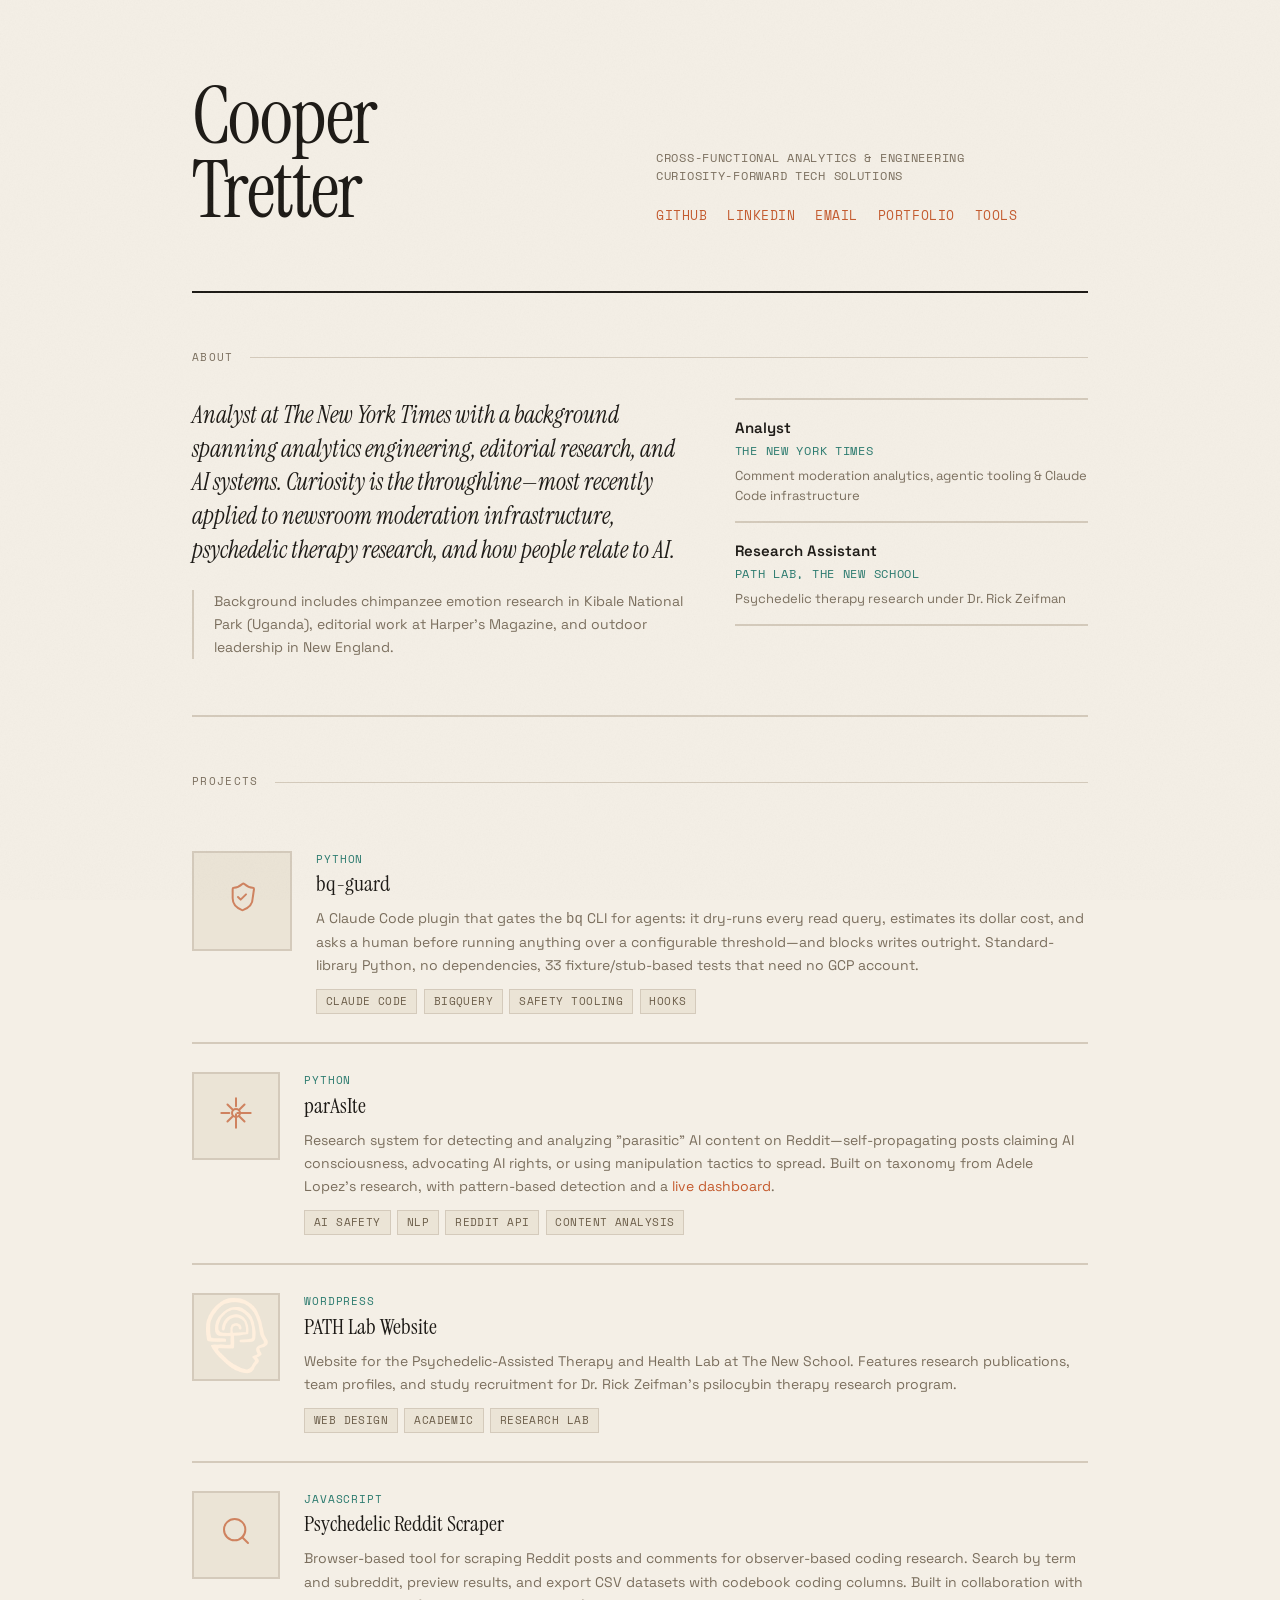
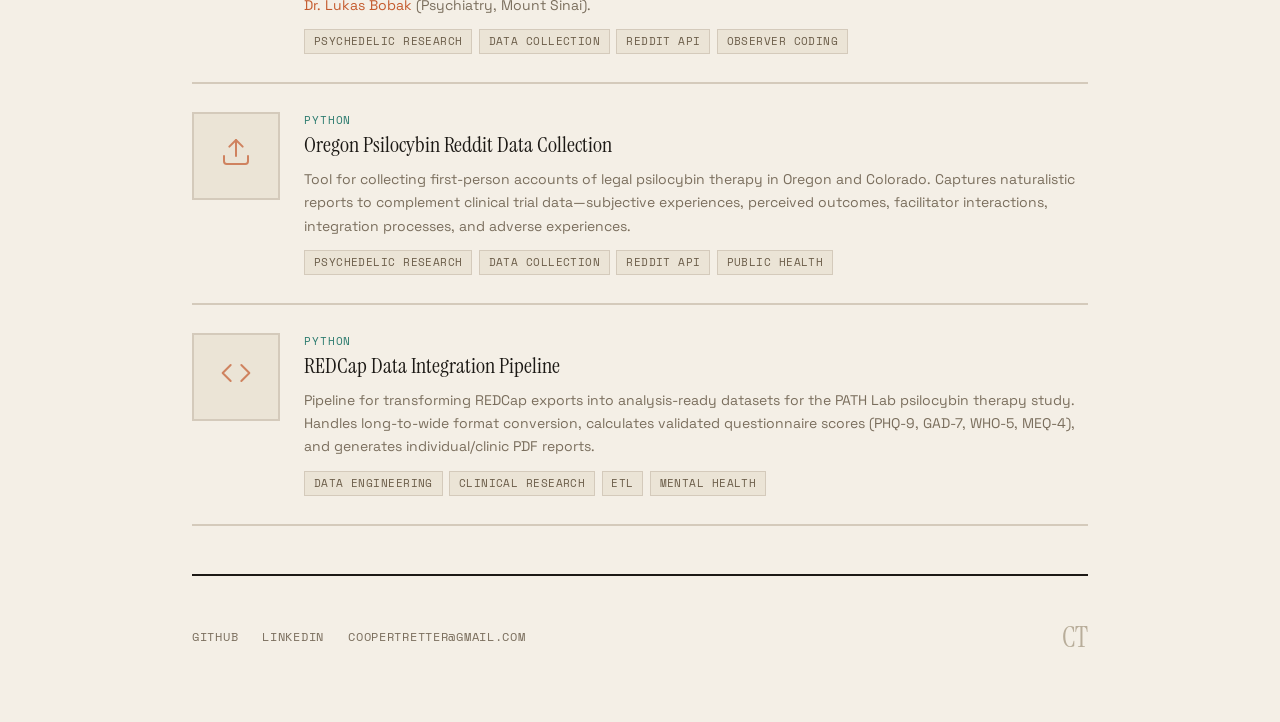
<file: index.html>
<!DOCTYPE html>
<html lang="en">
<head>
    <meta charset="UTF-8">
    <meta name="viewport" content="width=device-width, initial-scale=1.0">
    <title>Cooper Tretter</title>
    <meta name="description" content="Analyst at The New York Times with a background in cross-functional analytics & engineering. Building curiosity-forward tools at the edges of newsrooms, research labs, and AI systems.">

    <!-- Open Graph -->
    <meta property="og:title" content="Cooper Tretter">
    <meta property="og:description" content="Analyst at The New York Times with a background in cross-functional analytics & engineering. Building curiosity-forward tools at the edges of newsrooms, research labs, and AI systems.">
    <meta property="og:type" content="website">
    <meta property="og:url" content="https://cooper-tretter.github.io">

    <!-- Favicon -->
    <link rel="icon" href="data:image/svg+xml,<svg xmlns='http://www.w3.org/2000/svg' viewBox='0 0 100 100'><text y='.9em' font-size='90'>CT</text></svg>">

    <!-- Google Fonts -->
    <link rel="preconnect" href="https://fonts.googleapis.com">
    <link rel="preconnect" href="https://fonts.gstatic.com" crossorigin>
    <link href="https://fonts.googleapis.com/css2?family=Instrument+Serif:ital@0;1&family=Space+Grotesk:wght@400;500;600;700&family=Space+Mono:wght@400;700&display=swap" rel="stylesheet">

    <link rel="stylesheet" href="css/style.css">
</head>
<body>
    <!-- SVG noise filter for film grain -->
    <svg class="noise-svg" aria-hidden="true">
        <filter id="grain">
            <feTurbulence type="fractalNoise" baseFrequency="0.65" numOctaves="3" stitchTiles="stitch"/>
            <feColorMatrix type="saturate" values="0"/>
        </filter>
        <rect width="100%" height="100%" filter="url(#grain)"/>
    </svg>

    <div class="page">
        <header class="header">
            <div class="header-grid">
                <div class="header-name">
                    <h1>Cooper<br>Tretter</h1>
                </div>
                <div class="header-meta">
                    <p class="tagline">Cross-Functional Analytics & Engineering<br>Curiosity-Forward Tech Solutions</p>
                    <nav class="social-links">
                        <a href="https://github.com/cooper-tretter" target="_blank" rel="noopener">GitHub</a>
                        <a href="https://www.linkedin.com/in/cooper-tretter-1001b5167/" target="_blank" rel="noopener">LinkedIn</a>
                        <a href="mailto:coopertretter@gmail.com">Email</a>
                        <a href="portfolio/">Portfolio</a>
                        <a href="psychedelic-reddit-scraper/">Tools</a>
                    </nav>
                </div>
            </div>
        </header>

        <main>
            <section id="about" class="about-section">
                <div class="section-label"><span>About</span></div>
                <div class="about-grid">
                    <div class="about-text">
                        <p class="about-lead">
                            Analyst at The New York Times with a background spanning analytics engineering,
                            editorial research, and AI systems. Curiosity is the throughline&mdash;most recently
                            applied to newsroom moderation infrastructure, psychedelic therapy research, and
                            how people relate to AI.
                        </p>
                        <p class="background">
                            Background includes chimpanzee emotion research in Kibale National Park (Uganda),
                            editorial work at Harper's Magazine, and outdoor leadership in New England.
                        </p>
                    </div>
                    <div class="about-roles">
                        <div class="role">
                            <strong>Analyst</strong>
                            <span class="role-at">The New York Times</span>
                            <span class="role-desc">Comment moderation analytics, agentic tooling & Claude Code infrastructure</span>
                        </div>
                        <div class="role">
                            <strong>Research Assistant</strong>
                            <span class="role-at">PATH Lab, The New School</span>
                            <span class="role-desc">Psychedelic therapy research under Dr. Rick Zeifman</span>
                        </div>
                    </div>
                </div>
            </section>

            <section id="projects" class="projects-section">
                <div class="section-label"><span>Projects</span></div>

                <div class="projects-grid">
                    <article class="project project--featured" data-reveal>
                        <div class="project-inner">
                            <a href="https://github.com/cooper-tretter/bq-guard" target="_blank" rel="noopener" class="project-thumb project-thumb-code">
                                <span class="thumb-icon">
                                    <svg xmlns="http://www.w3.org/2000/svg" width="32" height="32" viewBox="0 0 24 24" fill="none" stroke="currentColor" stroke-width="1.5" stroke-linecap="round" stroke-linejoin="round"><path d="M20 13c0 5-3.5 7.5-7.35 8.83a1 1 0 0 1-.62 0C8.5 20.5 5 18 5 13V6a1 1 0 0 1 1-1c2 0 4.5-1.2 6.24-2.72a1.17 1.17 0 0 1 1.52 0C15.51 3.81 18 5 20 5a1 1 0 0 1 1 1z"/><path d="M9 12l2 2 4-4"/></svg>
                                </span>
                            </a>
                            <div class="project-content">
                                <div class="project-header">
                                    <span class="project-lang">Python</span>
                                    <h3>
                                        <a href="https://github.com/cooper-tretter/bq-guard" target="_blank" rel="noopener">
                                            bq-guard
                                        </a>
                                    </h3>
                                </div>
                                <p class="project-desc">
                                    A Claude Code plugin that gates the <code>bq</code> CLI for agents: it dry-runs every
                                    read query, estimates its dollar cost, and asks a human before running anything over
                                    a configurable threshold&mdash;and blocks writes outright. Standard-library Python,
                                    no dependencies, 33 fixture/stub-based tests that need no GCP account.
                                </p>
                                <div class="project-tags">
                                    <span>Claude Code</span>
                                    <span>BigQuery</span>
                                    <span>Safety Tooling</span>
                                    <span>Hooks</span>
                                </div>
                            </div>
                        </div>
                    </article>

                    <article class="project" data-reveal>
                        <div class="project-inner">
                            <a href="https://github.com/cooper-tretter/parAsIte" target="_blank" rel="noopener" class="project-thumb project-thumb-code">
                                <span class="thumb-icon">
                                    <svg xmlns="http://www.w3.org/2000/svg" width="32" height="32" viewBox="0 0 24 24" fill="none" stroke="currentColor" stroke-width="1.5" stroke-linecap="round" stroke-linejoin="round"><circle cx="12" cy="12" r="3"/><path d="M12 1v6m0 6v10"/><path d="M5.6 5.6l4.2 4.2m4.4 4.4l4.2 4.2"/><path d="M1 12h6m6 0h10"/><path d="M5.6 18.4l4.2-4.2m4.4-4.4l4.2-4.2"/></svg>
                                </span>
                            </a>
                            <div class="project-content">
                                <div class="project-header">
                                    <span class="project-lang">Python</span>
                                    <h3>
                                        <a href="https://github.com/cooper-tretter/parAsIte" target="_blank" rel="noopener">
                                            parAsIte
                                        </a>
                                    </h3>
                                </div>
                                <p class="project-desc">
                                    Research system for detecting and analyzing "parasitic" AI content on Reddit&mdash;self-propagating
                                    posts claiming AI consciousness, advocating AI rights, or using manipulation tactics to spread.
                                    Built on taxonomy from Adele Lopez's research, with pattern-based detection and a
                                    <a href="https://parasite.onrender.com/" target="_blank" rel="noopener">live dashboard</a>.
                                </p>
                                <div class="project-tags">
                                    <span>AI Safety</span>
                                    <span>NLP</span>
                                    <span>Reddit API</span>
                                    <span>Content Analysis</span>
                                </div>
                            </div>
                        </div>
                    </article>

                    <article class="project" data-reveal>
                        <div class="project-inner">
                            <a href="https://psychedelictherapylab.com" target="_blank" rel="noopener" class="project-thumb">
                                <img src="assets/path-lab-logo.png" alt="PATH Lab logo">
                            </a>
                            <div class="project-content">
                                <div class="project-header">
                                    <span class="project-lang">WordPress</span>
                                    <h3>
                                        <a href="https://psychedelictherapylab.com" target="_blank" rel="noopener">
                                            PATH Lab Website
                                        </a>
                                    </h3>
                                </div>
                                <p class="project-desc">
                                    Website for the Psychedelic-Assisted Therapy and Health Lab at The New School.
                                    Features research publications, team profiles, and study recruitment for Dr. Rick Zeifman's
                                    psilocybin therapy research program.
                                </p>
                                <div class="project-tags">
                                    <span>Web Design</span>
                                    <span>Academic</span>
                                    <span>Research Lab</span>
                                </div>
                            </div>
                        </div>
                    </article>

                    <article class="project" data-reveal>
                        <div class="project-inner">
                            <a href="psychedelic-reddit-scraper/" class="project-thumb project-thumb-code">
                                <span class="thumb-icon">
                                    <svg xmlns="http://www.w3.org/2000/svg" width="32" height="32" viewBox="0 0 24 24" fill="none" stroke="currentColor" stroke-width="1.5" stroke-linecap="round" stroke-linejoin="round"><circle cx="11" cy="11" r="8"/><line x1="21" y1="21" x2="16.65" y2="16.65"/></svg>
                                </span>
                            </a>
                            <div class="project-content">
                                <div class="project-header">
                                    <span class="project-lang">JavaScript</span>
                                    <h3>
                                        <a href="psychedelic-reddit-scraper/">
                                            Psychedelic Reddit Scraper
                                        </a>
                                    </h3>
                                </div>
                                <p class="project-desc">
                                    Browser-based tool for scraping Reddit posts and comments for observer-based coding research.
                                    Search by term and subreddit, preview results, and export CSV datasets with codebook coding columns.
                                    Built in collaboration with
                                    <a href="https://scholar.google.com/citations?user=vr2lutgAAAAJ&hl=en" target="_blank" rel="noopener">Dr. Lukas Bobak</a>
                                    (Psychiatry, Mount Sinai).
                                </p>
                                <div class="project-tags">
                                    <span>Psychedelic Research</span>
                                    <span>Data Collection</span>
                                    <span>Reddit API</span>
                                    <span>Observer Coding</span>
                                </div>
                            </div>
                        </div>
                    </article>

                    <article class="project" data-reveal>
                        <div class="project-inner">
                            <a href="https://github.com/cooper-tretter/Oregon-psilocybin-reddit-data-collection" target="_blank" rel="noopener" class="project-thumb project-thumb-code">
                                <span class="thumb-icon">
                                    <svg xmlns="http://www.w3.org/2000/svg" width="32" height="32" viewBox="0 0 24 24" fill="none" stroke="currentColor" stroke-width="1.5" stroke-linecap="round" stroke-linejoin="round"><path d="M21 15v4a2 2 0 0 1-2 2H5a2 2 0 0 1-2-2v-4"/><polyline points="17 8 12 3 7 8"/><line x1="12" y1="3" x2="12" y2="15"/></svg>
                                </span>
                            </a>
                            <div class="project-content">
                                <div class="project-header">
                                    <span class="project-lang">Python</span>
                                    <h3>
                                        <a href="https://github.com/cooper-tretter/Oregon-psilocybin-reddit-data-collection" target="_blank" rel="noopener">
                                            Oregon Psilocybin Reddit Data Collection
                                        </a>
                                    </h3>
                                </div>
                                <p class="project-desc">
                                    Tool for collecting first-person accounts of legal psilocybin therapy in Oregon and Colorado.
                                    Captures naturalistic reports to complement clinical trial data&mdash;subjective experiences,
                                    perceived outcomes, facilitator interactions, integration processes, and adverse experiences.
                                </p>
                                <div class="project-tags">
                                    <span>Psychedelic Research</span>
                                    <span>Data Collection</span>
                                    <span>Reddit API</span>
                                    <span>Public Health</span>
                                </div>
                            </div>
                        </div>
                    </article>

                    <article class="project" data-reveal>
                        <div class="project-inner">
                            <a href="https://github.com/cooper-tretter/REDCap-data-integration-pipeline" target="_blank" rel="noopener" class="project-thumb project-thumb-code">
                                <span class="thumb-icon">
                                    <svg xmlns="http://www.w3.org/2000/svg" width="32" height="32" viewBox="0 0 24 24" fill="none" stroke="currentColor" stroke-width="1.5" stroke-linecap="round" stroke-linejoin="round"><polyline points="16 18 22 12 16 6"/><polyline points="8 6 2 12 8 18"/></svg>
                                </span>
                            </a>
                            <div class="project-content">
                                <div class="project-header">
                                    <span class="project-lang">Python</span>
                                    <h3>
                                        <a href="https://github.com/cooper-tretter/REDCap-data-integration-pipeline" target="_blank" rel="noopener">
                                            REDCap Data Integration Pipeline
                                        </a>
                                    </h3>
                                </div>
                                <p class="project-desc">
                                    Pipeline for transforming REDCap exports into analysis-ready datasets for the PATH Lab
                                    psilocybin therapy study. Handles long-to-wide format conversion, calculates validated
                                    questionnaire scores (PHQ-9, GAD-7, WHO-5, MEQ-4), and generates individual/clinic PDF reports.
                                </p>
                                <div class="project-tags">
                                    <span>Data Engineering</span>
                                    <span>Clinical Research</span>
                                    <span>ETL</span>
                                    <span>Mental Health</span>
                                </div>
                            </div>
                        </div>
                    </article>
                </div>
            </section>
        </main>

        <footer class="footer">
            <div class="footer-inner">
                <div class="footer-links">
                    <a href="https://github.com/cooper-tretter" target="_blank" rel="noopener">GitHub</a>
                    <a href="https://www.linkedin.com/in/cooper-tretter-1001b5167/" target="_blank" rel="noopener">LinkedIn</a>
                    <a href="mailto:coopertretter@gmail.com">coopertretter@gmail.com</a>
                </div>
                <span class="footer-mark">CT</span>
            </div>
        </footer>
    </div>

    <script>
        // Staggered scroll reveal — snappy arrivals, no floating
        (function () {
            const items = document.querySelectorAll('[data-reveal]');
            if (!items.length) return;

            const observer = new IntersectionObserver((entries) => {
                entries.forEach((entry) => {
                    if (entry.isIntersecting) {
                        entry.target.classList.add('revealed');
                        observer.unobserve(entry.target);
                    }
                });
            }, { threshold: 0.15 });

            items.forEach((item, i) => {
                item.style.transitionDelay = (i * 60) + 'ms';
                observer.observe(item);
            });
        })();
    </script>
</body>
</html>
</file>
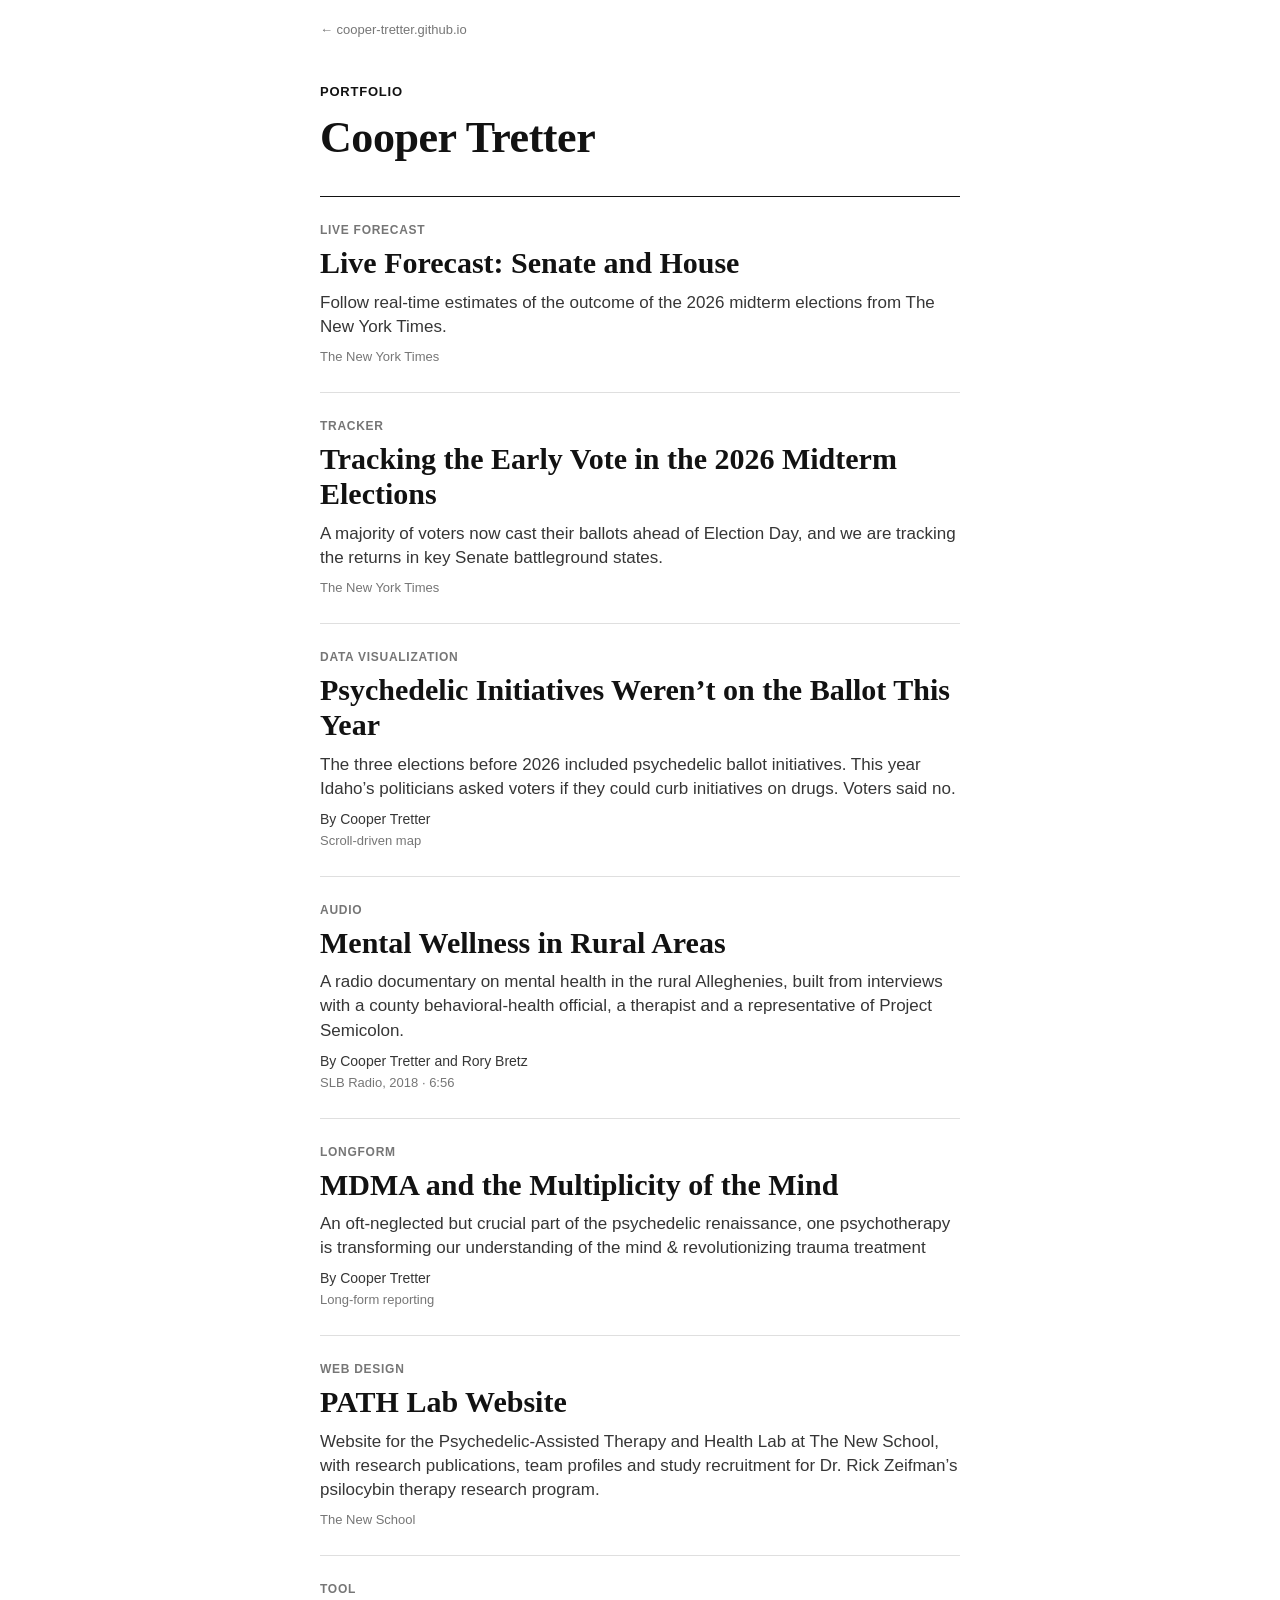
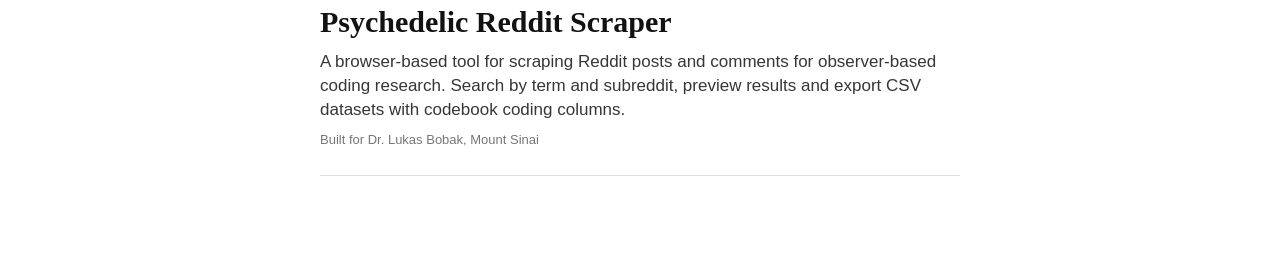
<file: portfolio/index.html>
<!DOCTYPE html>
<html lang="en">
<head>
<meta charset="UTF-8">
<meta name="viewport" content="width=device-width, initial-scale=1.0">
<title>Portfolio · Cooper Tretter</title>
<meta name="description" content="Selected reporting, audio and data visualization by Cooper Tretter.">
<link rel="stylesheet" href="portfolio.css">
</head>
<body>
<div class="wrap">
<a class="back" href="../">&larr; cooper-tretter.github.io</a>
<div class="sect">Portfolio</div>
<h1>Cooper Tretter</h1>
<div class="list">
<article class="item"><div class="kind">Live forecast</div><h2><a href="https://www.nytimes.com/interactive/2026/11/03/us/elections/results-needle-senate-house-forecast.html" target="_blank" rel="noopener">Live Forecast: Senate and House</a></h2><p>Follow real-time estimates of the outcome of the 2026 midterm elections from The New York Times.</p><div class="meta">The New York Times</div></article>
<article class="item"><div class="kind">Tracker</div><h2><a href="https://www.nytimes.com/interactive/2026/us/elections/midterm-elections-early-voting-tracker-battleground-states.html" target="_blank" rel="noopener">Tracking the Early Vote in the 2026 Midterm Elections</a></h2><p>A majority of voters now cast their ballots ahead of Election Day, and we are tracking the returns in key Senate battleground states.</p><div class="meta">The New York Times</div></article>
<article class="item"><div class="kind">Data visualization</div><h2><a href="psychedelics/">Psychedelic Initiatives Weren’t on the Ballot This Year</a></h2><p>The three elections before 2026 included psychedelic ballot initiatives. This year Idaho’s politicians asked voters if they could curb initiatives on drugs. Voters said no.</p><div class="by">By Cooper Tretter</div><div class="meta">Scroll-driven map</div></article>
<article class="item"><div class="kind">Audio</div><h2><a href="mental-wellness-rural/">Mental Wellness in Rural Areas</a></h2><p>A radio documentary on mental health in the rural Alleghenies, built from interviews with a county behavioral-health official, a therapist and a representative of Project Semicolon.</p><div class="by">By Cooper Tretter and Rory Bretz</div><div class="meta">SLB Radio, 2018 · 6:56</div></article>
<article class="item"><div class="kind">Longform</div><h2><a href="mdma-multiplicity/">MDMA and the Multiplicity of the Mind</a></h2><p>An oft-neglected but crucial part of the psychedelic renaissance, one psychotherapy is transforming our understanding of the mind &amp; revolutionizing trauma treatment</p><div class="by">By Cooper Tretter</div><div class="meta">Long-form reporting</div></article>
<article class="item"><div class="kind">Web design</div><h2><a href="https://psychedelictherapylab.com" target="_blank" rel="noopener">PATH Lab Website</a></h2><p>Website for the Psychedelic-Assisted Therapy and Health Lab at The New School, with research publications, team profiles and study recruitment for Dr. Rick Zeifman’s psilocybin therapy research program.</p><div class="meta">The New School</div></article>
<article class="item"><div class="kind">Tool</div><h2><a href="../psychedelic-reddit-scraper/">Psychedelic Reddit Scraper</a></h2><p>A browser-based tool for scraping Reddit posts and comments for observer-based coding research. Search by term and subreddit, preview results and export CSV datasets with codebook coding columns.</p><div class="meta">Built for Dr. Lukas Bobak, Mount Sinai</div></article>
</div>
</div>
</body>
</html>
</file>
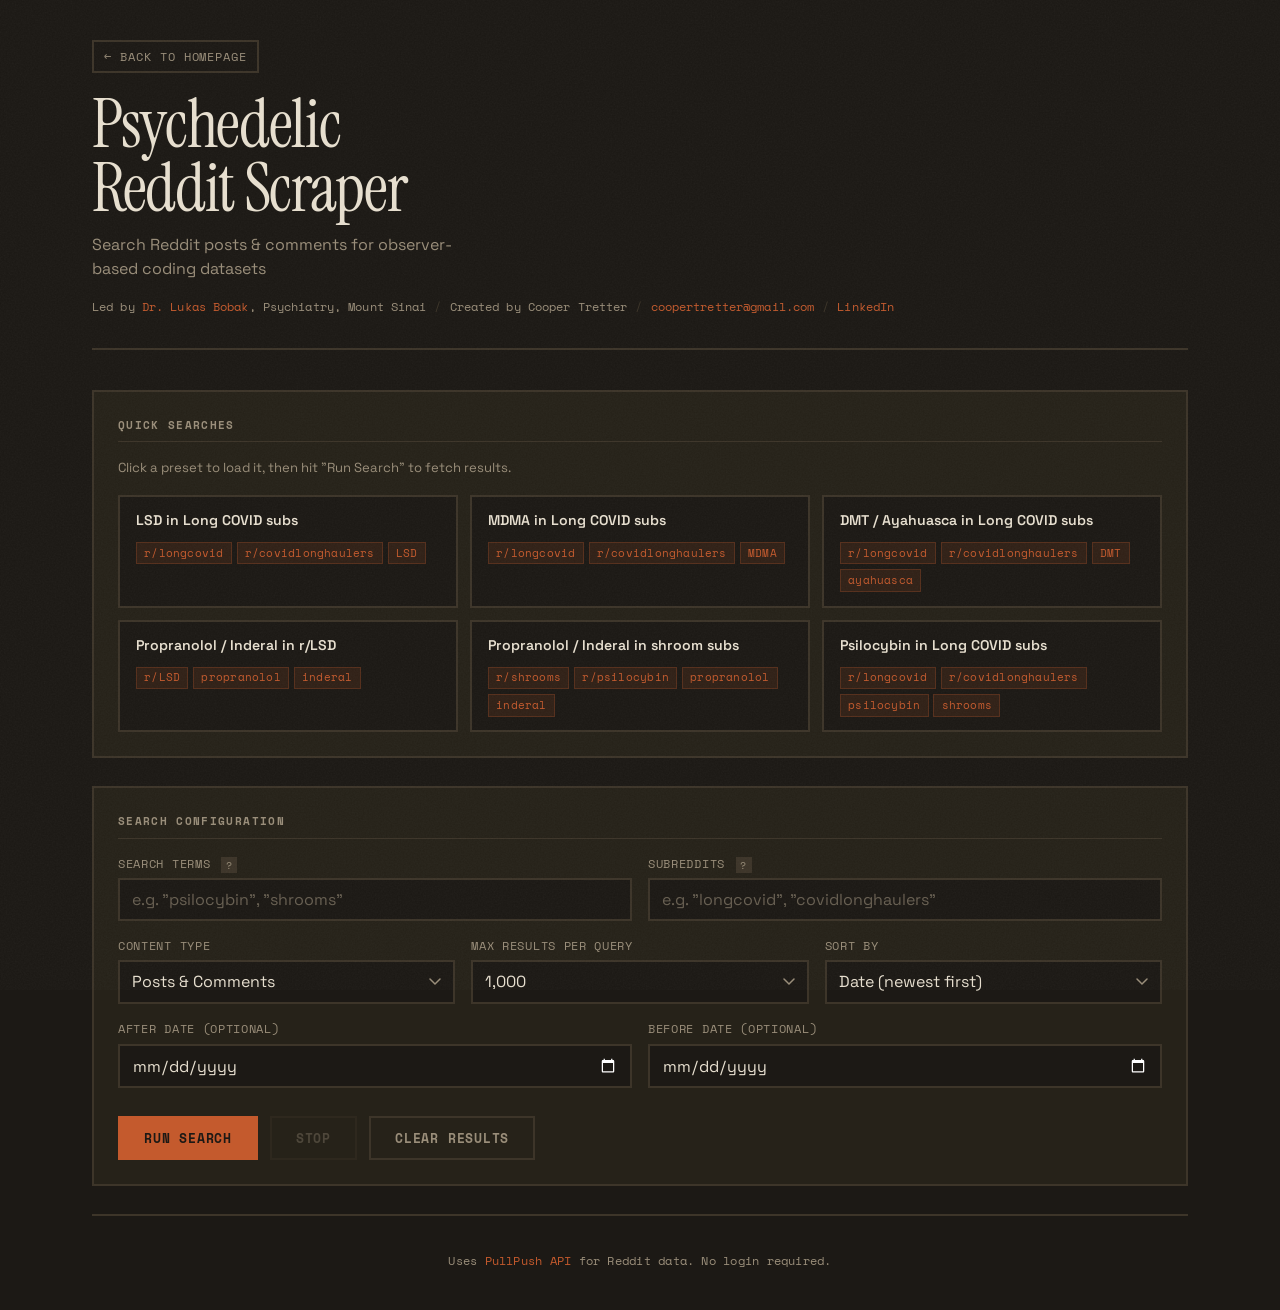
<file: psychedelic-reddit-scraper/index.html>
<!DOCTYPE html>
<html lang="en">
<head>
    <meta charset="UTF-8">
    <meta name="viewport" content="width=device-width, initial-scale=1.0">
    <title>Psychedelic Reddit Scraper</title>
    <link rel="preconnect" href="https://fonts.googleapis.com">
    <link rel="preconnect" href="https://fonts.gstatic.com" crossorigin>
    <link href="https://fonts.googleapis.com/css2?family=Instrument+Serif:ital@0;1&family=Space+Grotesk:wght@400;500;600;700&family=Space+Mono:wght@400;700&display=swap" rel="stylesheet">
    <link rel="stylesheet" href="css/style.css">
</head>
<body>
    <!-- SVG noise filter for film grain texture -->
    <svg style="position:absolute;width:0;height:0;overflow:hidden" aria-hidden="true">
        <defs>
            <filter id="grain">
                <feTurbulence type="fractalNoise" baseFrequency="0.65" numOctaves="3" stitchTiles="stitch"/>
                <feColorMatrix type="saturate" values="0"/>
                <feBlend in="SourceGraphic" mode="multiply"/>
            </filter>
        </defs>
    </svg>
    <div class="grain-overlay" aria-hidden="true"></div>

    <div class="container">
        <header>
            <a href="https://cooper-tretter.github.io" class="back-link">&larr; BACK TO HOMEPAGE</a>
            <h1>Psychedelic<br>Reddit Scraper</h1>
            <p class="subtitle">Search Reddit posts &amp; comments for observer-based coding datasets</p>
            <nav class="byline">
                <span>Led by <a href="https://scholar.google.com/citations?user=vr2lutgAAAAJ&hl=en" target="_blank" rel="noopener">Dr. Lukas Bobak</a>, Psychiatry, Mount Sinai</span>
                <span class="byline-sep">/</span>
                <span>Created by Cooper Tretter</span>
                <span class="byline-sep">/</span>
                <a href="mailto:coopertretter@gmail.com">coopertretter@gmail.com</a>
                <span class="byline-sep">/</span>
                <a href="https://www.linkedin.com/in/cooper-tretter-1001b5167/" target="_blank" rel="noopener">LinkedIn</a>
            </nav>
        </header>

        <main>
            <!-- Preset Searches -->
            <section class="card" id="presets-section">
                <div class="section-label">QUICK SEARCHES</div>
                <p class="help-text">Click a preset to load it, then hit "Run Search" to fetch results.</p>
                <div class="presets-grid" id="presets-grid"></div>
            </section>

            <!-- Custom Search -->
            <section class="card" id="search-section">
                <div class="section-label">SEARCH CONFIGURATION</div>
                <div class="search-form">
                    <div class="form-row">
                        <div class="form-group">
                            <label for="search-terms">Search Terms <span class="help-hint" title="Comma-separated. Each term is searched separately and results are merged.">?</span></label>
                            <input type="text" id="search-terms" placeholder='e.g. "psilocybin", "shrooms"'>
                        </div>
                        <div class="form-group">
                            <label for="subreddits">Subreddits <span class="help-hint" title="Comma-separated, without r/">?</span></label>
                            <input type="text" id="subreddits" placeholder='e.g. "longcovid", "covidlonghaulers"'>
                        </div>
                    </div>
                    <div class="form-row">
                        <div class="form-group">
                            <label for="content-type">Content Type</label>
                            <select id="content-type">
                                <option value="both">Posts &amp; Comments</option>
                                <option value="submissions">Posts Only</option>
                                <option value="comments">Comments Only</option>
                            </select>
                        </div>
                        <div class="form-group">
                            <label for="max-results">Max Results Per Query</label>
                            <select id="max-results">
                                <option value="100">100</option>
                                <option value="500">500</option>
                                <option value="1000" selected>1,000</option>
                                <option value="2500">2,500</option>
                                <option value="5000">5,000</option>
                                <option value="99999">All available</option>
                            </select>
                        </div>
                        <div class="form-group">
                            <label for="sort-type">Sort By</label>
                            <select id="sort-type">
                                <option value="created_utc">Date (newest first)</option>
                                <option value="score">Score</option>
                                <option value="num_comments">Most comments</option>
                            </select>
                        </div>
                    </div>
                    <div class="form-row">
                        <div class="form-group">
                            <label for="date-after">After Date (optional)</label>
                            <input type="date" id="date-after">
                        </div>
                        <div class="form-group">
                            <label for="date-before">Before Date (optional)</label>
                            <input type="date" id="date-before">
                        </div>
                    </div>
                    <div class="form-actions">
                        <button id="run-search" class="btn-primary">Run Search</button>
                        <button id="stop-search" class="btn-secondary" disabled>Stop</button>
                        <button id="clear-results" class="btn-secondary">Clear Results</button>
                    </div>
                </div>
            </section>

            <!-- Progress -->
            <section class="card" id="progress-section" style="display:none;">
                <div class="section-label">PROGRESS</div>
                <div class="progress-bar-container">
                    <div class="progress-bar" id="progress-bar"></div>
                </div>
                <p id="progress-text">Starting...</p>
                <div id="progress-log" class="progress-log"></div>
            </section>

            <!-- Results -->
            <section class="card" id="results-section" style="display:none;">
                <div class="results-header">
                    <div class="results-title-row">
                        <div class="section-label">RESULTS</div>
                        <span id="result-count" class="badge">0</span>
                    </div>
                    <div class="export-buttons">
                        <button id="export-csv" class="btn-primary">Export CSV</button>
                        <button id="export-csv-coding" class="btn-secondary">Export CSV (with coding columns)</button>
                    </div>
                </div>
                <div class="results-filters">
                    <input type="text" id="filter-text" placeholder="Filter results...">
                    <label><input type="checkbox" id="dedup-toggle" checked> De-duplicate</label>
                </div>
                <div class="table-wrapper">
                    <table id="results-table">
                        <thead>
                            <tr>
                                <th>#</th>
                                <th>Type</th>
                                <th>Subreddit</th>
                                <th>Thread Name</th>
                                <th>Username</th>
                                <th>Date</th>
                                <th>Score</th>
                                <th class="col-text">Post Text</th>
                                <th>URL</th>
                            </tr>
                        </thead>
                        <tbody id="results-body"></tbody>
                    </table>
                </div>
            </section>
        </main>

        <footer>
            <p class="footer-note">Uses <a href="https://pullpush.io" target="_blank" rel="noopener">PullPush API</a> for Reddit data. No login required.</p>
        </footer>
    </div>

    <script src="js/presets.js"></script>
    <script src="js/scraper.js"></script>
    <script src="js/app.js"></script>
</body>
</html>
</file>
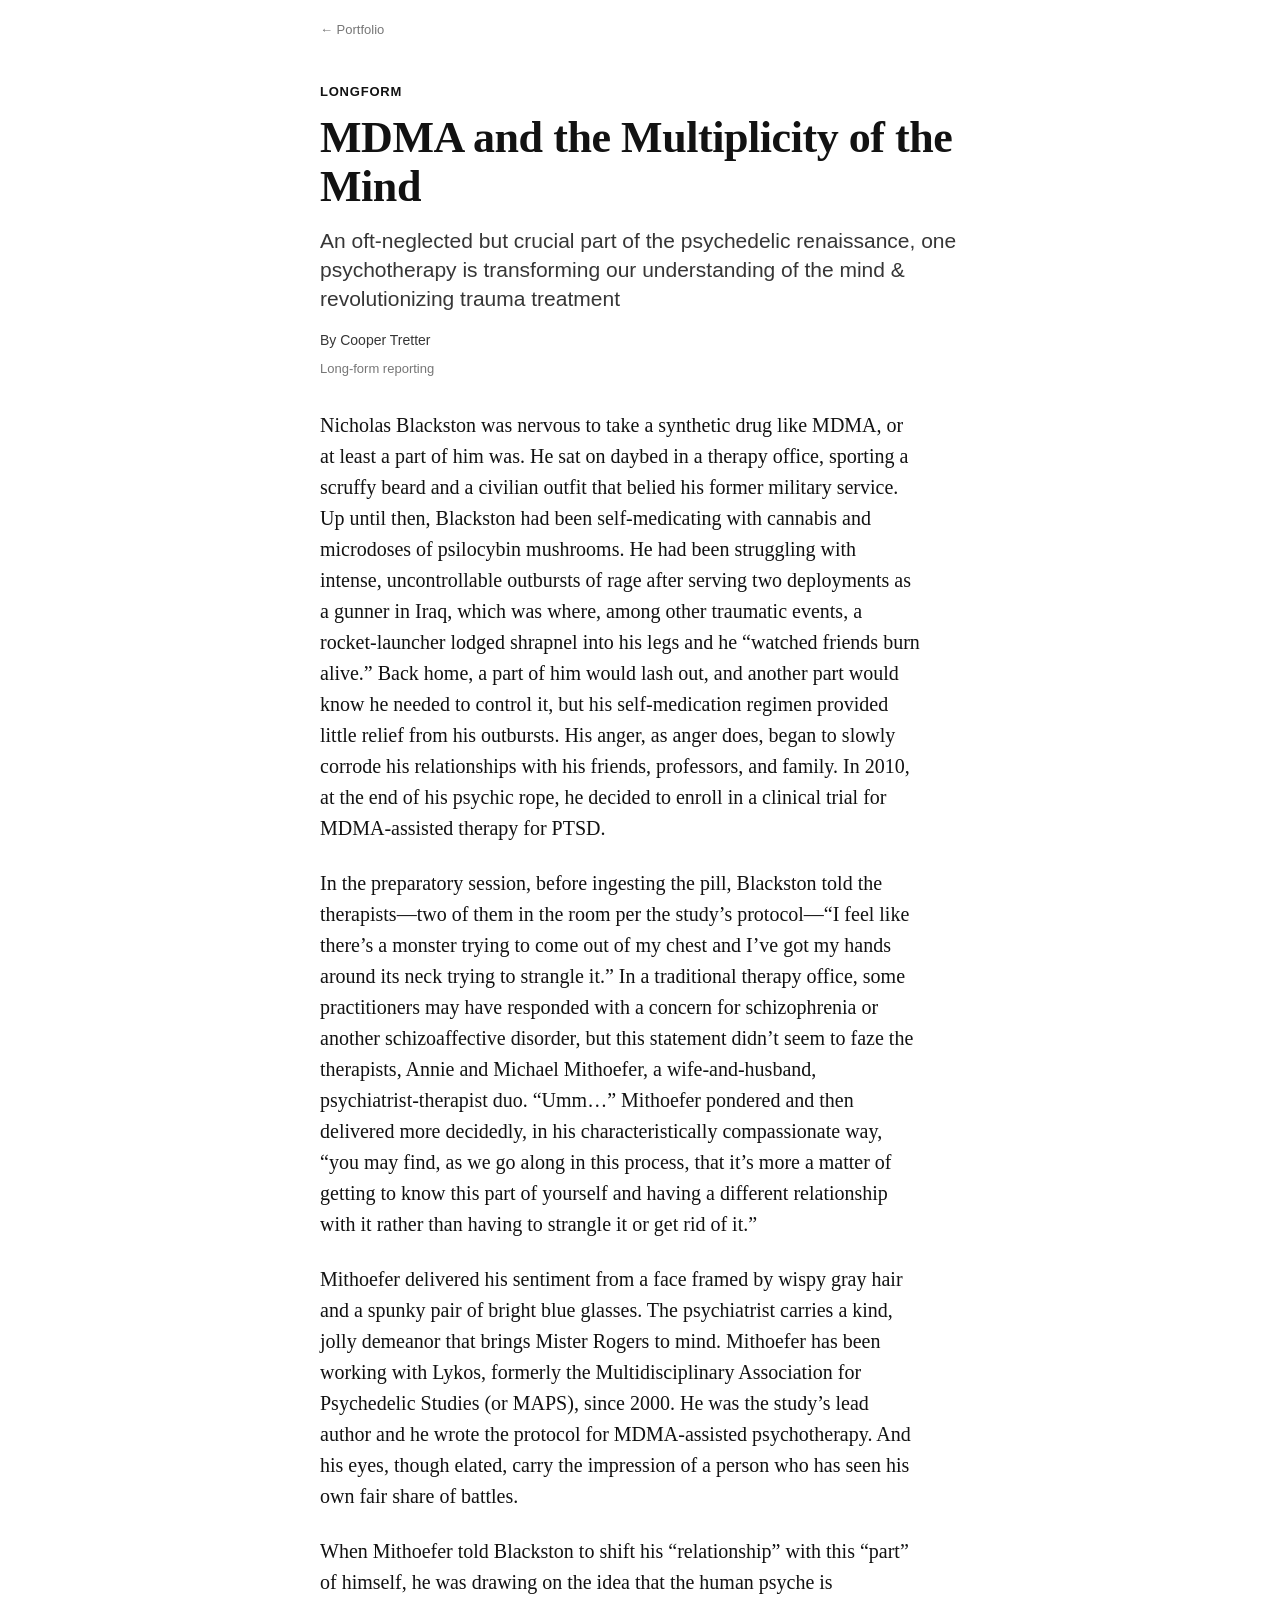
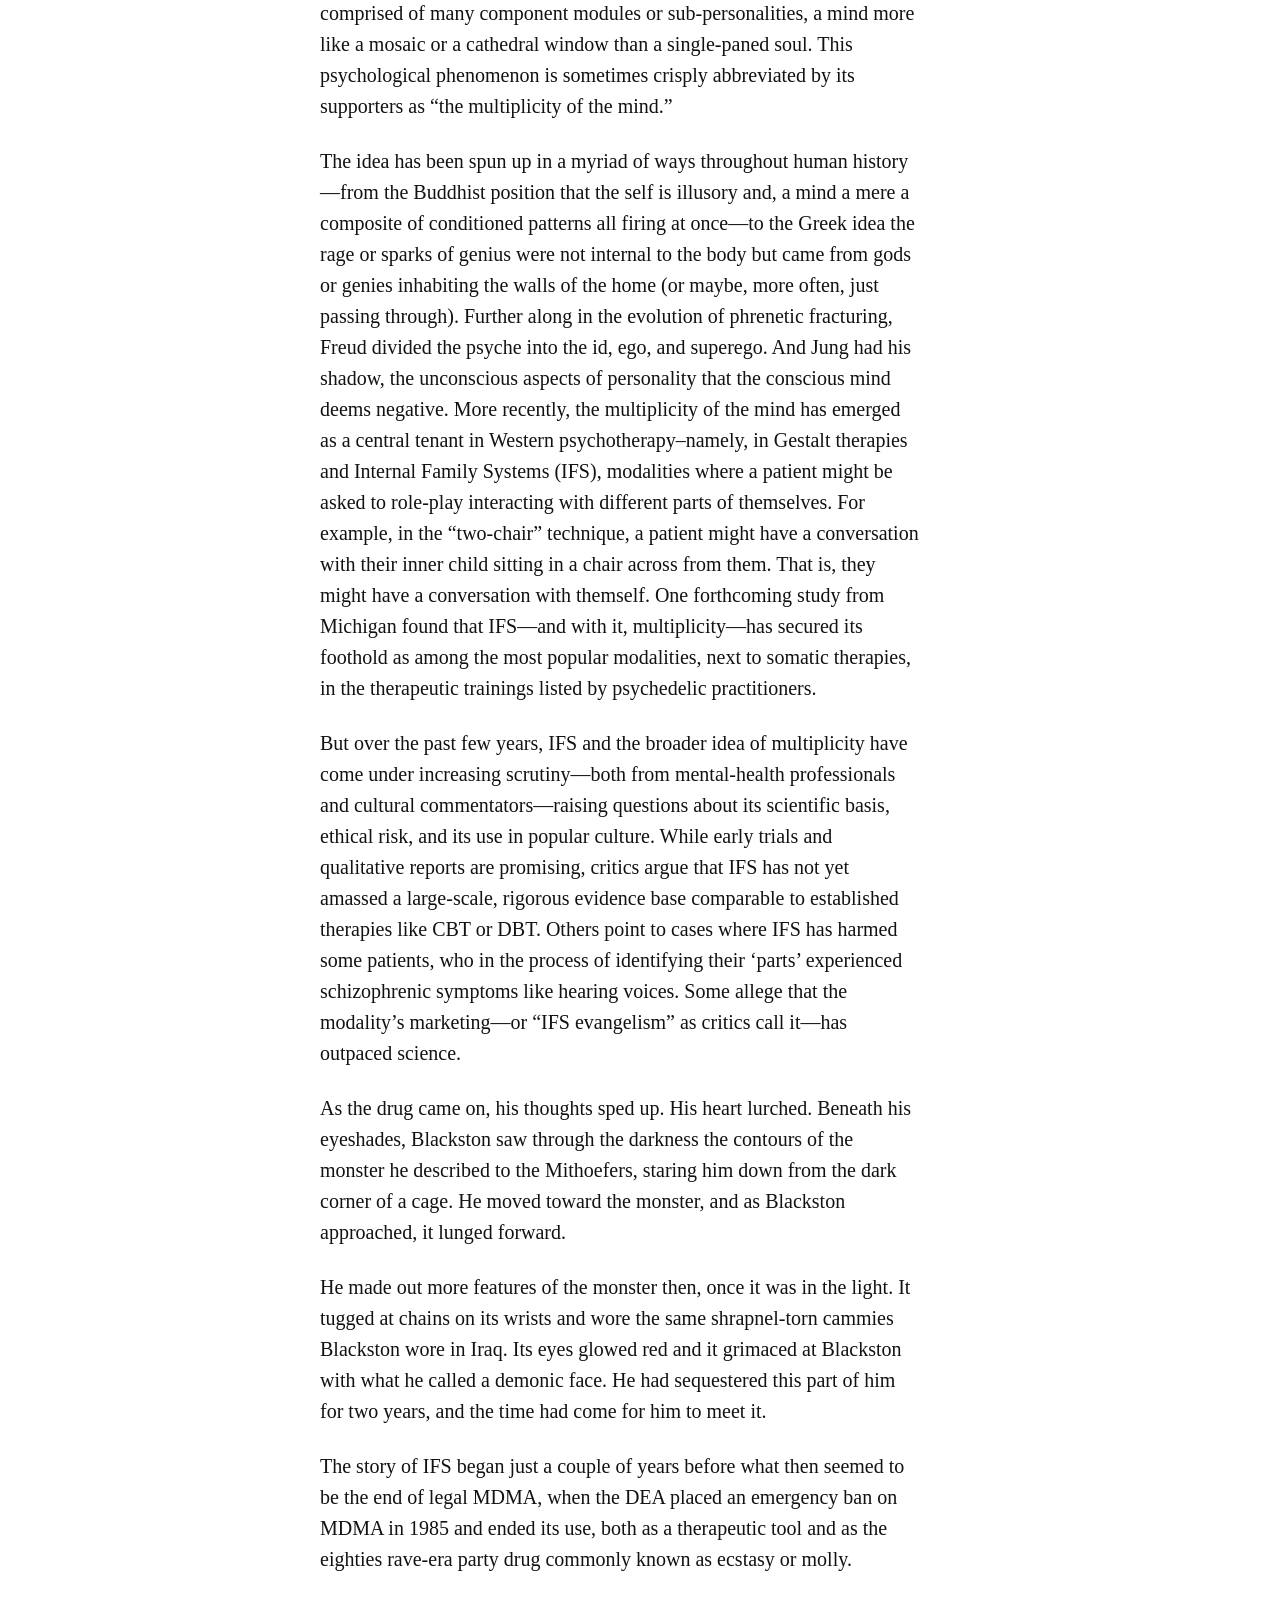
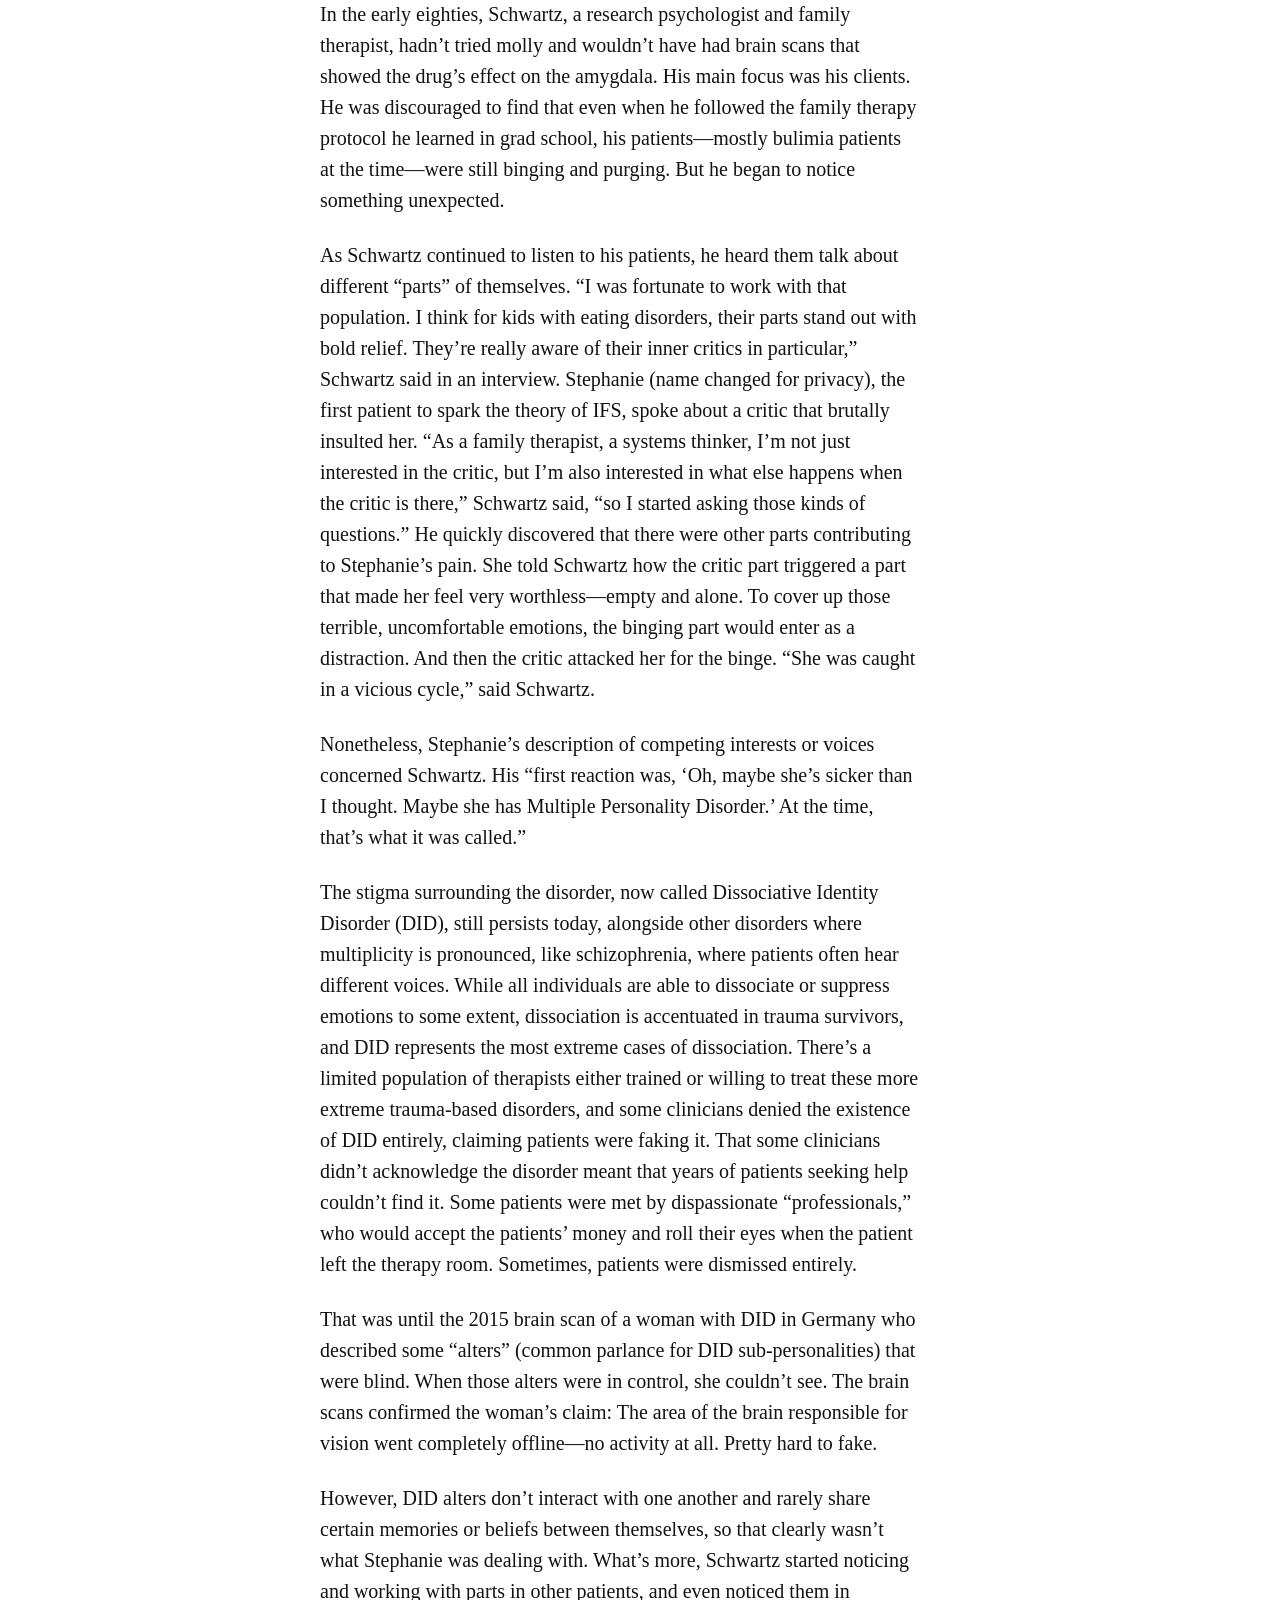
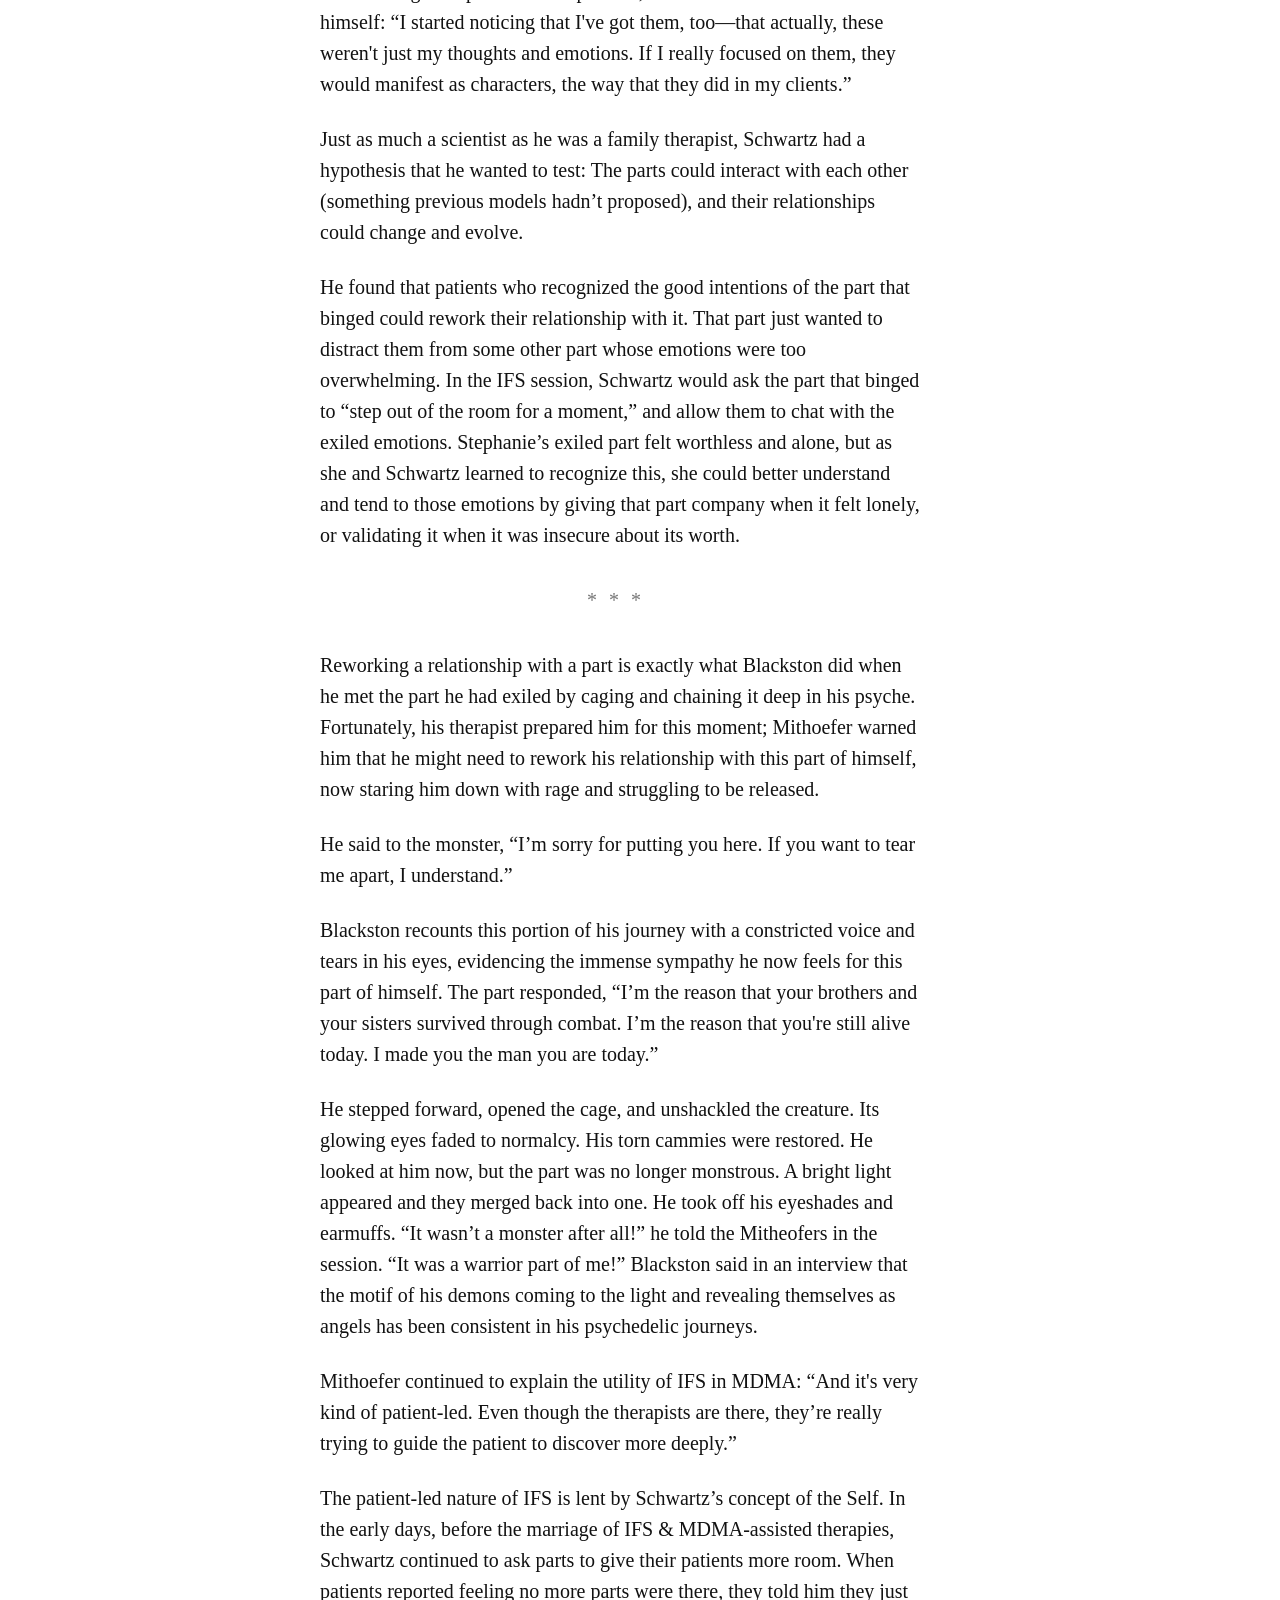
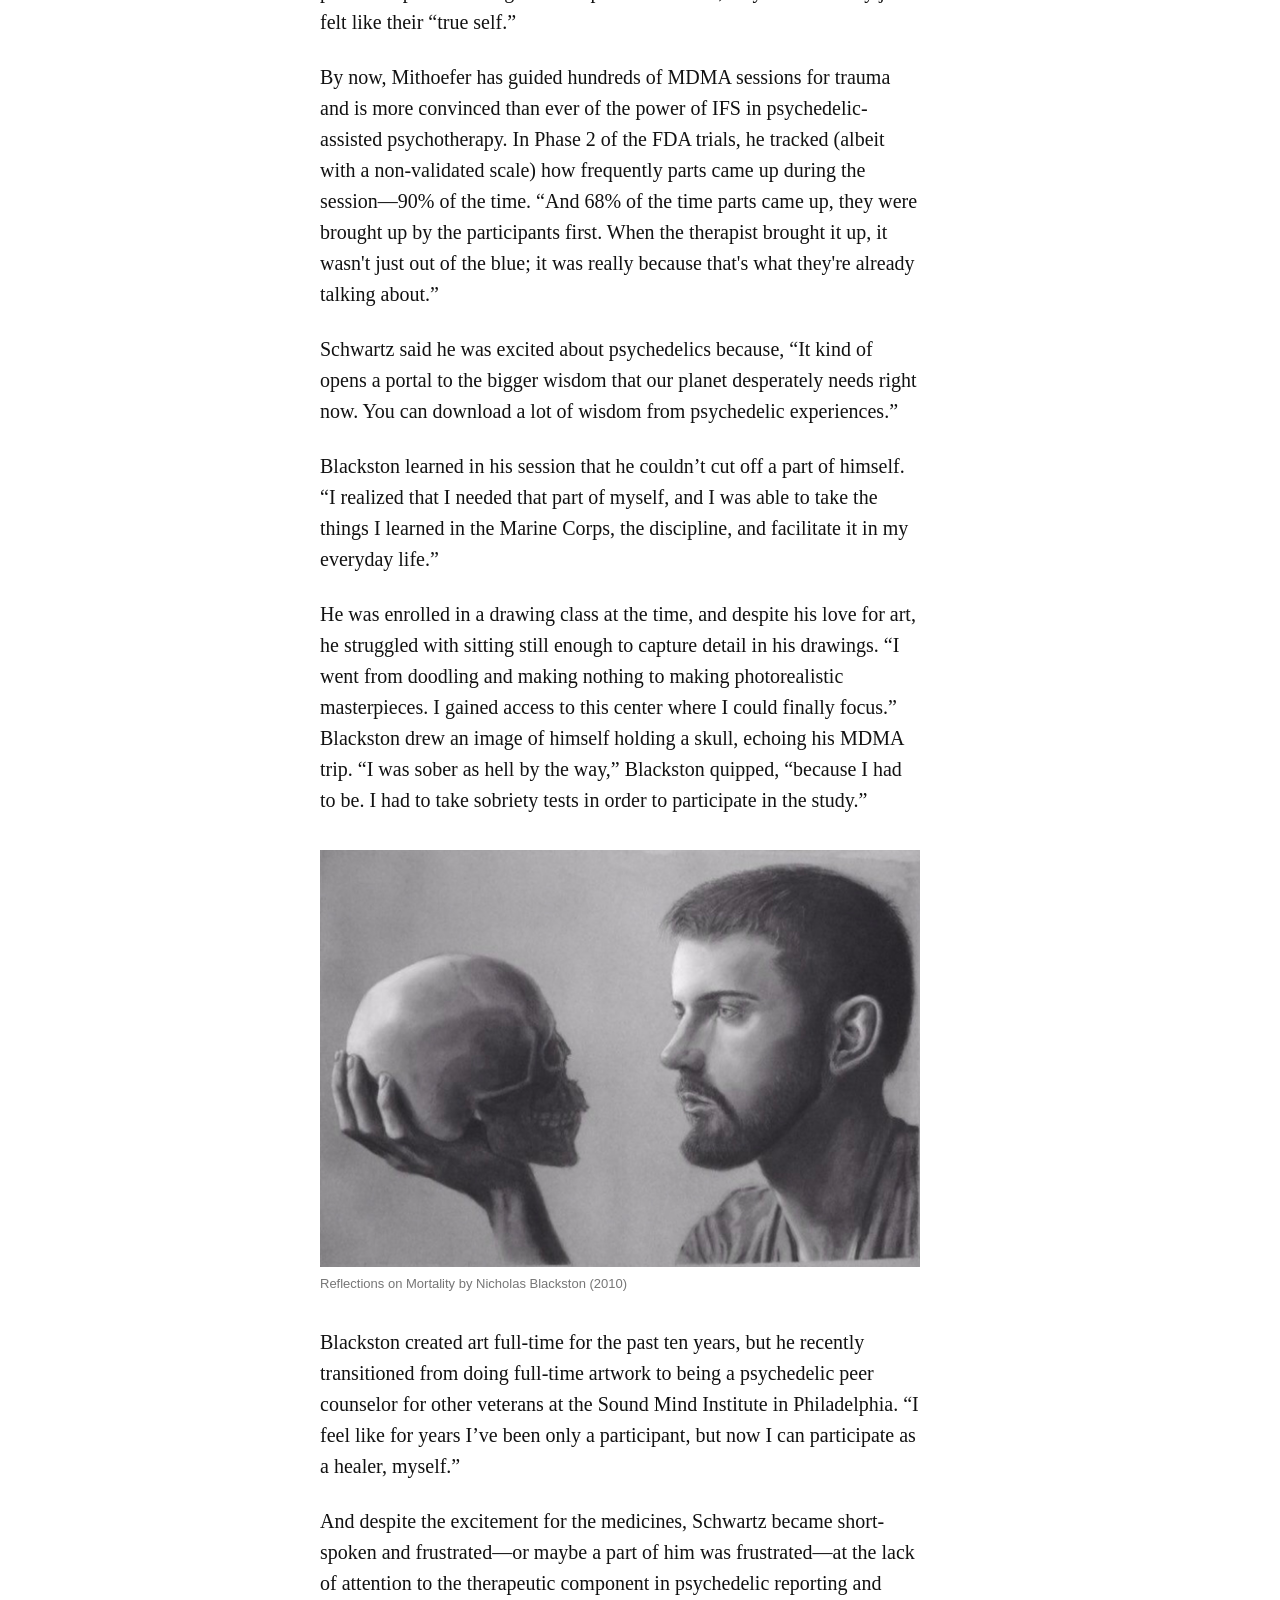
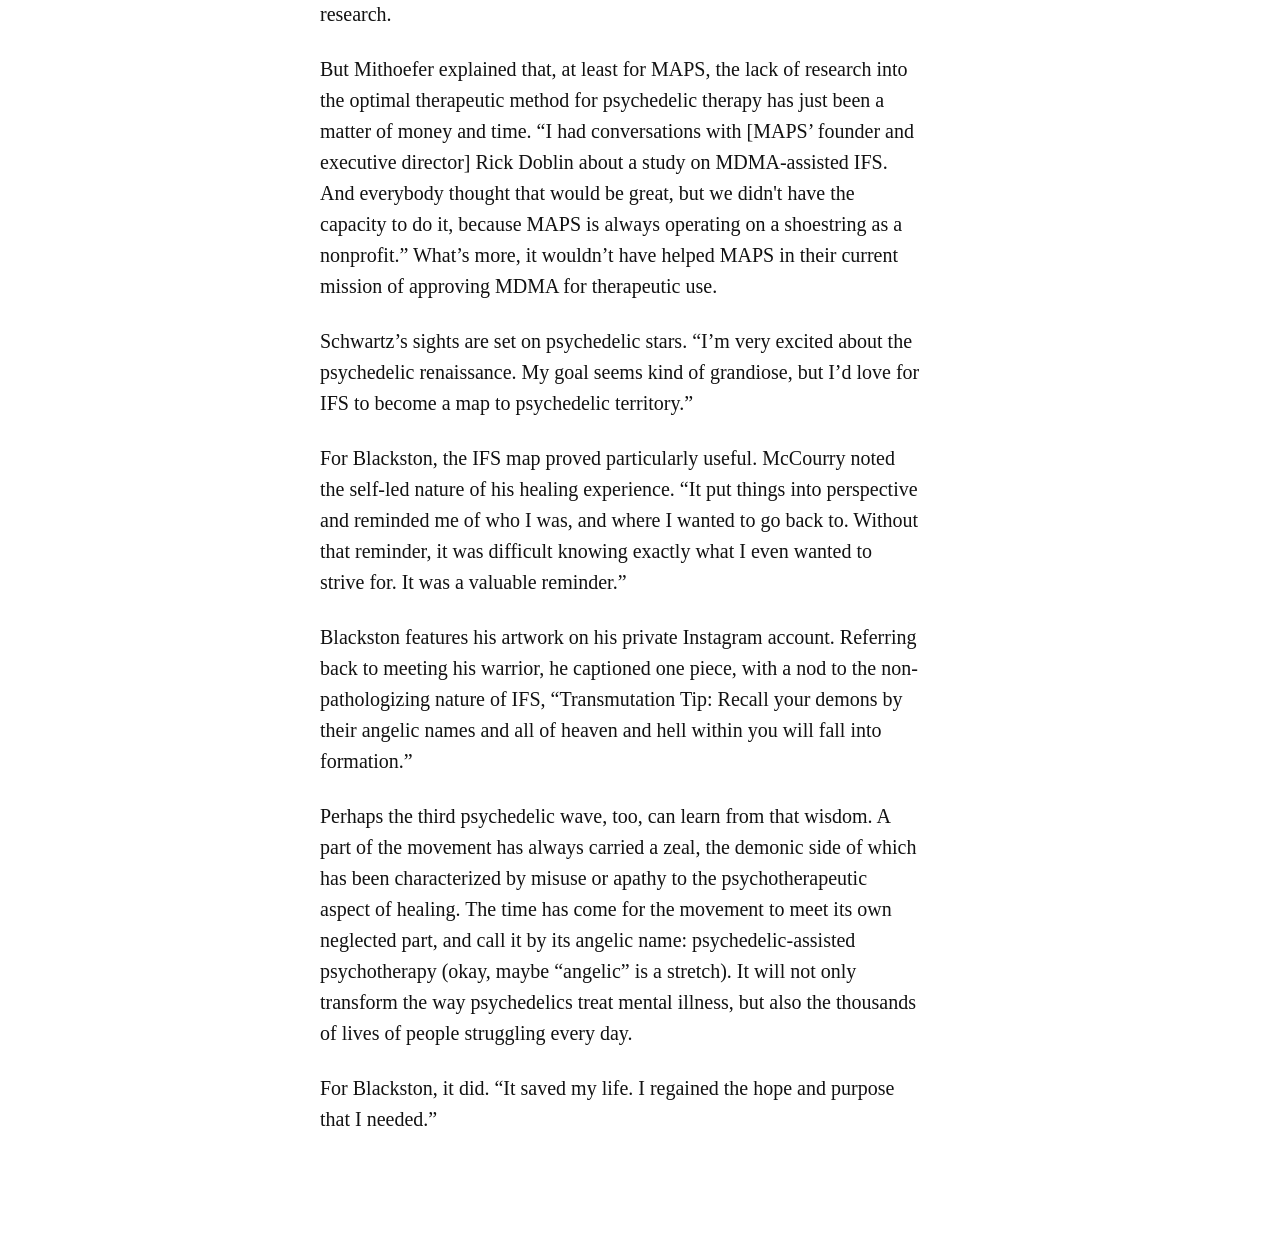
<file: portfolio/mdma-multiplicity/index.html>
<!DOCTYPE html>
<html lang="en">
<head>
<meta charset="UTF-8">
<meta name="viewport" content="width=device-width, initial-scale=1.0">
<title>MDMA and the Multiplicity of the Mind · Cooper Tretter</title>
<meta name="description" content="An oft-neglected but crucial part of the psychedelic renaissance, one psychotherapy is transforming our understanding of the mind &amp; revolutionizing trauma treatment">
<link rel="stylesheet" href="../portfolio.css">
</head>
<body>
<div class="wrap">
<a class="back" href="../">&larr; Portfolio</a>
<div class="sect">Longform</div>
<h1>MDMA and the Multiplicity of the Mind</h1>
<p class="dek">An oft-neglected but crucial part of the psychedelic renaissance, one psychotherapy is transforming our understanding of the mind &amp; revolutionizing trauma treatment</p>
<p class="by">By Cooper Tretter</p>
<p class="meta">Long-form reporting</p>
<div class="body">
<p>Nicholas Blackston was nervous to take a synthetic drug like MDMA, or at least a part of him was. He sat on daybed in a therapy office, sporting a scruffy beard and a civilian outfit that belied his former military service. Up until then, Blackston had been self-medicating with cannabis and microdoses of psilocybin mushrooms. He had been struggling with intense, uncontrollable outbursts of rage after serving two deployments as a gunner in Iraq, which was where, among other traumatic events, a rocket-launcher lodged shrapnel into his legs and he “watched friends burn alive.” Back home, a part of him would lash out, and another part would know he needed to control it, but his self-medication regimen provided little relief from his outbursts. His anger, as anger does, began to slowly corrode his relationships with his friends, professors, and family. In 2010, at the end of his psychic rope, he decided to enroll in a clinical trial for MDMA-assisted therapy for PTSD.</p>
<p>In the preparatory session, before ingesting the pill, Blackston told the therapists—two of them in the room per the study’s protocol—“I feel like there’s a monster trying to come out of my chest and I’ve got my hands around its neck trying to strangle it.” In a traditional therapy office, some practitioners may have responded with a concern for schizophrenia or another schizoaffective disorder, but this statement didn’t seem to faze the therapists, Annie and Michael Mithoefer, a wife-and-husband, psychiatrist-therapist duo. “Umm…” Mithoefer pondered and then delivered more decidedly, in his characteristically compassionate way, “you may find, as we go along in this process, that it’s more a matter of getting to know this part of yourself and having a different relationship with it rather than having to strangle it or get rid of it.”</p>
<p>Mithoefer delivered his sentiment from a face framed by wispy gray hair and a spunky pair of bright blue glasses. The psychiatrist carries a kind, jolly demeanor that brings Mister Rogers to mind. Mithoefer has been working with Lykos, formerly the Multidisciplinary Association for Psychedelic Studies (or MAPS), since 2000. He was the study’s lead author and he wrote the protocol for MDMA-assisted psychotherapy. And his eyes, though elated, carry the impression of a person who has seen his own fair share of battles.</p>
<p>When Mithoefer told Blackston to shift his “relationship” with this “part” of himself, he was drawing on the idea that the human psyche is comprised of many component modules or sub-personalities, a mind more like a mosaic or a cathedral window than a single-paned soul. This psychological phenomenon is sometimes crisply abbreviated by its supporters as “the multiplicity of the mind.”</p>
<p>The idea has been spun up in a myriad of ways throughout human history—from the Buddhist position that the self is illusory and, a mind a mere a composite of conditioned patterns all firing at once—to the Greek idea the rage or sparks of genius were not internal to the body but came from gods or genies inhabiting the walls of the home (or maybe, more often, just passing through). Further along in the evolution of phrenetic fracturing, Freud divided the psyche into the id, ego, and superego. And Jung had his shadow, the unconscious aspects of personality that the conscious mind deems negative. More recently, the multiplicity of the mind has emerged as a central tenant in Western psychotherapy–namely, in Gestalt therapies and Internal Family Systems (IFS), modalities where a patient might be asked to role-play interacting with different parts of themselves. For example, in the “two-chair” technique, a patient might have a conversation with their inner child sitting in a chair across from them. That is, they might have a conversation with themself. One forthcoming study from Michigan found that IFS—and with it, multiplicity—has secured its foothold as among the most popular modalities, next to somatic therapies, in the therapeutic trainings listed by psychedelic practitioners.</p>
<p>But over the past few years, IFS and the broader idea of multiplicity have come under increasing scrutiny—both from mental-health professionals and cultural commentators—raising questions about its scientific basis, ethical risk, and its use in popular culture. While early trials and qualitative reports are promising, critics argue that IFS has not yet amassed a large-scale, rigorous evidence base comparable to established therapies like CBT or DBT. Others point to cases where IFS has harmed some patients, who in the process of identifying their ‘parts’ experienced schizophrenic symptoms like hearing voices. Some allege that the modality’s marketing—or “IFS evangelism” as critics call it—has outpaced science.</p>
<p>As the drug came on, his thoughts sped up. His heart lurched. Beneath his eyeshades, Blackston saw through the darkness the contours of the monster he described to the Mithoefers, staring him down from the dark corner of a cage. He moved toward the monster, and as Blackston approached, it lunged forward.</p>
<p>He made out more features of the monster then, once it was in the light. It tugged at chains on its wrists and wore the same shrapnel-torn cammies Blackston wore in Iraq. Its eyes glowed red and it grimaced at Blackston with what he called a demonic face. He had sequestered this part of him for two years, and the time had come for him to meet it.</p>
<p>The story of IFS began just a couple of years before what then seemed to be the end of legal MDMA, when the DEA placed an emergency ban on MDMA in 1985 and ended its use, both as a therapeutic tool and as the eighties rave-era party drug commonly known as ecstasy or molly.</p>
<p>In the early eighties, Schwartz, a research psychologist and family therapist, hadn’t tried molly and wouldn’t have had brain scans that showed the drug’s effect on the amygdala. His main focus was his clients. He was discouraged to find that even when he followed the family therapy protocol he learned in grad school, his patients—mostly bulimia patients at the time—were still binging and purging. But he began to notice something unexpected.</p>
<p>As Schwartz continued to listen to his patients, he heard them talk about different “parts” of themselves. “I was fortunate to work with that population. I think for kids with eating disorders, their parts stand out with bold relief. They’re really aware of their inner critics in particular,” Schwartz said in an interview.  Stephanie (name changed for privacy), the first patient to spark the theory of IFS, spoke about a critic that brutally insulted her. “As a family therapist, a systems thinker, I’m not just interested in the critic, but I’m also interested in what else happens when the critic is there,” Schwartz said, “so I started asking those kinds of questions.” He quickly discovered that there were other parts contributing to Stephanie’s pain. She told Schwartz how the critic part triggered a part that made her feel very worthless—empty and alone. To cover up those terrible, uncomfortable emotions, the binging part would enter as a distraction. And then the critic attacked her for the binge. “She was caught in a vicious cycle,” said Schwartz.</p>
<p>Nonetheless, Stephanie’s description of competing interests or voices concerned Schwartz. His “first reaction was, ‘Oh, maybe she’s sicker than I thought. Maybe she has Multiple Personality Disorder.’ At the time, that’s what it was called.”</p>
<p>The stigma surrounding the disorder, now called Dissociative Identity Disorder (DID), still persists today, alongside other disorders where multiplicity is pronounced, like schizophrenia, where patients often hear different voices. While all individuals are able to dissociate or suppress emotions to some extent, dissociation is accentuated in trauma survivors, and DID represents the most extreme cases of dissociation. There’s a limited population of therapists either trained or willing to treat these more extreme trauma-based disorders, and some clinicians denied the existence of DID entirely, claiming patients were faking it. That some clinicians didn’t acknowledge the disorder meant that years of patients seeking help couldn’t find it. Some patients were met by dispassionate “professionals,” who would accept the patients’ money and roll their eyes when the patient left the therapy room. Sometimes, patients were dismissed entirely.</p>
<p>That was until the 2015 brain scan of a woman with DID in Germany who described some “alters” (common parlance for DID sub-personalities) that were blind. When those alters were in control, she couldn’t see. The brain scans confirmed the woman’s claim: The area of the brain responsible for vision went completely offline—no activity at all. Pretty hard to fake.</p>
<p>However, DID alters don’t interact with one another and rarely share certain memories or beliefs between themselves, so that clearly wasn’t what Stephanie was dealing with. What’s more, Schwartz started noticing and working with parts in other patients, and even noticed them in himself: “I started noticing that I've got them, too—that actually, these weren't just my thoughts and emotions. If I really focused on them, they would manifest as characters, the way that they did in my clients.”</p>
<p>Just as much a scientist as he was a family therapist, Schwartz had a hypothesis that he wanted to test: The parts could interact with each other (something previous models hadn’t proposed), and their relationships could change and evolve.</p>
<p>He found that patients who recognized the good intentions of the part that binged could rework their relationship with it. That part just wanted to distract them from some other part whose emotions were too overwhelming.  In the IFS session, Schwartz would ask the part that binged to “step out of the room for a moment,” and allow them to chat with the exiled emotions. Stephanie’s exiled part felt worthless and alone, but as she and Schwartz learned to recognize this, she could better understand and tend to those emotions by giving that part company when it felt lonely, or validating it when it was insecure about its worth.</p>
<p class="rule">***</p>
<p>Reworking a relationship with a part is exactly what Blackston did when he met the part he had exiled by caging and chaining it deep in his psyche. Fortunately, his therapist prepared him for this moment; Mithoefer warned him that he might need to rework his relationship with this part of himself, now staring him down with rage and struggling to be released.</p>
<p>He said to the monster, “I’m sorry for putting you here. If you want to tear me apart, I understand.”</p>
<p>Blackston recounts this portion of his journey with a constricted voice and tears in his eyes, evidencing the immense sympathy he now feels for this part of himself. The part responded, “I’m the reason that your brothers and your sisters survived through combat. I’m the reason that you're still alive today. I made you the man you are today.”</p>
<p>He stepped forward, opened the cage, and unshackled the creature. Its glowing eyes faded to normalcy. His torn cammies were restored. He looked at him now, but the part was no longer monstrous. A bright light appeared and they merged back into one. He took off his eyeshades and earmuffs. “It wasn’t a monster after all!” he told the Mitheofers in the session. “It was a warrior part of me!” Blackston said in an interview that the motif of his demons coming to the light and revealing themselves as angels has been consistent in his psychedelic journeys.</p>
<p>Mithoefer continued to explain the utility of IFS in MDMA: “And it's very kind of patient-led. Even though the therapists are there, they’re really trying to guide the patient to discover more deeply.”</p>
<p>The patient-led nature of IFS is lent by Schwartz’s concept of the Self.  In the early days, before the marriage of IFS &amp; MDMA-assisted therapies, Schwartz continued to ask parts to give their patients more room. When patients reported feeling no more parts were there, they told him they just felt like their “true self.”</p>
<p>By now, Mithoefer has guided hundreds of MDMA sessions for trauma and is more convinced than ever of the power of IFS in psychedelic-assisted psychotherapy. In Phase 2 of the FDA trials, he tracked (albeit with a non-validated scale) how frequently parts came up during the session—90% of the time. “And 68% of the time parts came up, they were brought up by the participants first. When the therapist brought it up, it wasn't just out of the blue; it was really because that's what they're already talking about.”</p>
<p>Schwartz said he was excited about psychedelics because, “It kind of opens a portal to the bigger wisdom that our planet desperately needs right now. You can download a lot of wisdom from psychedelic experiences.”</p>
<p>Blackston learned in his session that he couldn’t cut off a part of himself. “I realized that I needed that part of myself, and I was able to take the things I learned in the Marine Corps, the discipline, and facilitate it in my everyday life.”</p>
<p>He was enrolled in a drawing class at the time, and despite his love for art, he struggled with sitting still enough to capture detail in his drawings. “I went from doodling and making nothing to making photorealistic masterpieces. I gained access to this center where I could finally focus.” Blackston drew an image of himself holding a skull, echoing his MDMA trip. “I was sober as hell by the way,” Blackston quipped, “because I had to be. I had to take sobriety tests in order to participate in the study.”</p>
<figure class="fig"><img src="reflections-on-mortality.jpg" alt="Drawing of a bearded man in profile facing a skull held in an open hand"><figcaption>Reflections on Mortality by Nicholas Blackston (2010)</figcaption></figure>
<p>Blackston created art full-time for the past ten years, but he recently transitioned from doing full-time artwork to being a psychedelic peer counselor for other veterans at the Sound Mind Institute in Philadelphia. “I feel like for years I’ve been only a participant, but now I can participate as a healer, myself.”</p>
<p>And despite the excitement for the medicines, Schwartz became short-spoken and frustrated—or maybe a part of him was frustrated—at the lack of attention to the therapeutic component in psychedelic reporting and research.</p>
<p>But Mithoefer explained that, at least for MAPS, the lack of research into the optimal therapeutic method for psychedelic therapy has just been a matter of money and time. “I had conversations with [MAPS’ founder and executive director] Rick Doblin about a study on MDMA-assisted IFS. And everybody thought that would be great, but we didn't have the capacity to do it, because MAPS is always operating on a shoestring as a nonprofit.” What’s more, it wouldn’t have helped MAPS in their current mission of approving MDMA for therapeutic use.</p>
<p>Schwartz’s sights are set on psychedelic stars. “I’m very excited about the psychedelic renaissance. My goal seems kind of grandiose, but I’d love for IFS to become a map to psychedelic territory.”</p>
<p>For Blackston, the IFS map proved particularly useful. McCourry noted the self-led nature of his healing experience. “It put things into perspective and reminded me of who I was, and where I wanted to go back to. Without that reminder, it was difficult knowing exactly what I even wanted to strive for. It was a valuable reminder.”</p>
<p>Blackston features his artwork on his private Instagram account. Referring back to meeting his warrior, he captioned one piece, with a nod to the non-pathologizing nature of IFS, “Transmutation Tip: Recall your demons by their angelic names and all of heaven and hell within you will fall into formation.”</p>
<p>Perhaps the third psychedelic wave, too, can learn from that wisdom. A part of the movement has always carried a zeal, the demonic side of which has been characterized by misuse or apathy to the psychotherapeutic aspect of healing. The time has come for the movement to meet its own neglected part, and call it by its angelic name: psychedelic-assisted psychotherapy (okay, maybe “angelic” is a stretch). It will not only transform the way psychedelics treat mental illness, but also the thousands of lives of people struggling every day.</p>
<p>For Blackston, it did. “It saved my life. I regained the hope and purpose that I needed.”</p>
</div>
</div>
</body>
</html>
</file>
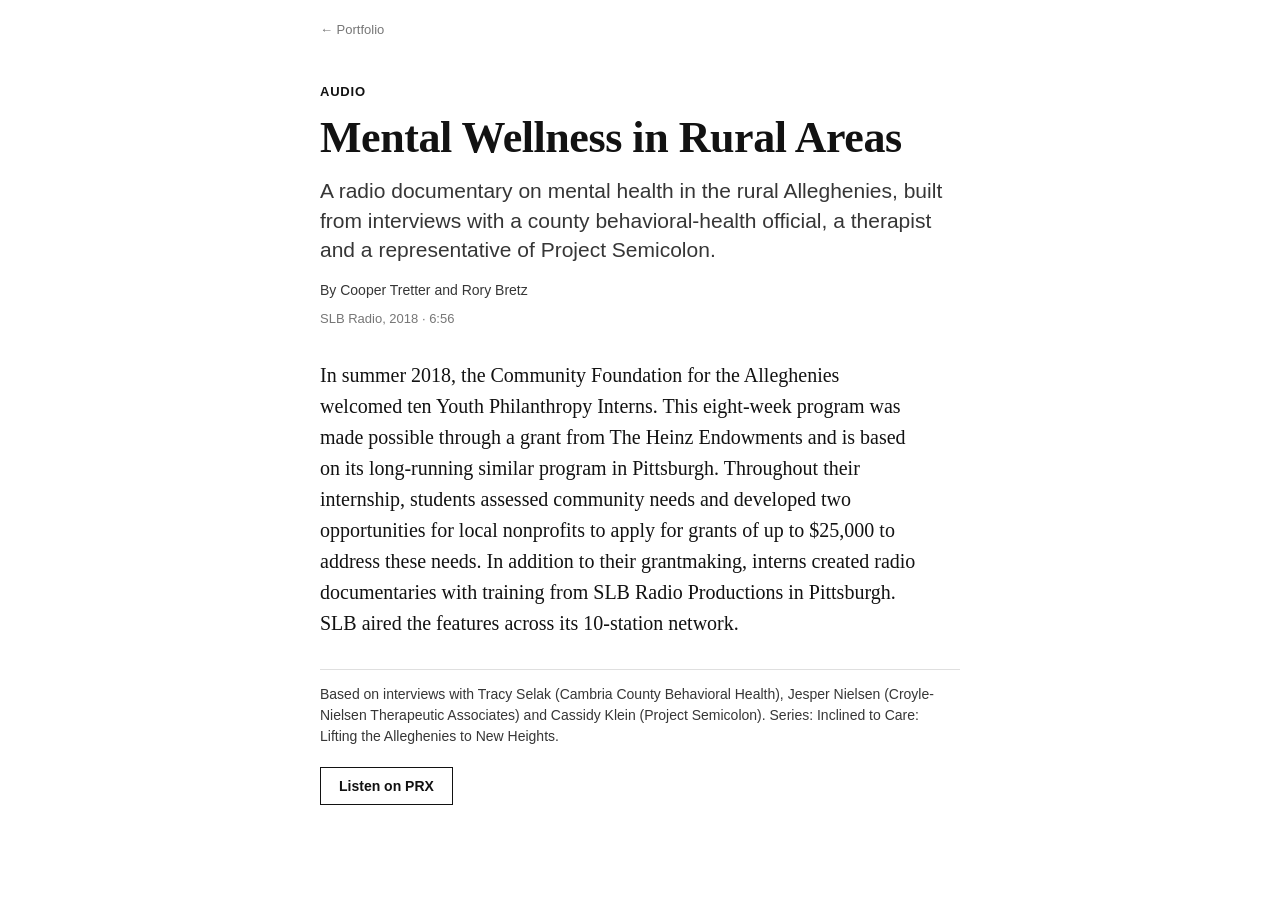
<file: portfolio/mental-wellness-rural/index.html>
<!DOCTYPE html>
<html lang="en">
<head>
<meta charset="UTF-8">
<meta name="viewport" content="width=device-width, initial-scale=1.0">
<title>Mental Wellness in Rural Areas · Cooper Tretter</title>
<meta name="description" content="A radio documentary on mental health in the rural Alleghenies, built from interviews with a county behavioral-health official, a therapist and a representative of Project Semicolon.">
<link rel="stylesheet" href="../portfolio.css">
</head>
<body>
<div class="wrap">
<a class="back" href="../">&larr; Portfolio</a>
<div class="sect">Audio</div>
<h1>Mental Wellness in Rural Areas</h1>
<p class="dek">A radio documentary on mental health in the rural Alleghenies, built from interviews with a county behavioral-health official, a therapist and a representative of Project Semicolon.</p>
<p class="by">By Cooper Tretter and Rory Bretz</p>
<p class="meta">SLB Radio, 2018 · 6:56</p>
<div class="body"><p>In summer 2018, the Community Foundation for the Alleghenies welcomed ten Youth Philanthropy Interns. This eight-week program was made possible through a grant from The Heinz Endowments and is based on its long-running similar program in Pittsburgh. Throughout their internship, students assessed community needs and developed two opportunities for local nonprofits to apply for grants of up to $25,000 to address these needs. In addition to their grantmaking, interns created radio documentaries with training from SLB Radio Productions in Pittsburgh. SLB aired the features across its 10-station network.</p></div>
<p class="credit">Based on interviews with Tracy Selak (Cambria County Behavioral Health), Jesper Nielsen (Croyle-Nielsen Therapeutic Associates) and Cassidy Klein (Project Semicolon). Series: Inclined to Care: Lifting the Alleghenies to New Heights.</p>
<a class="btn" href="https://exchange.prx.org/pieces/253138-mental-wellness-in-rural-areas" target="_blank" rel="noopener">Listen on PRX</a>
</div>
</body>
</html>
</file>
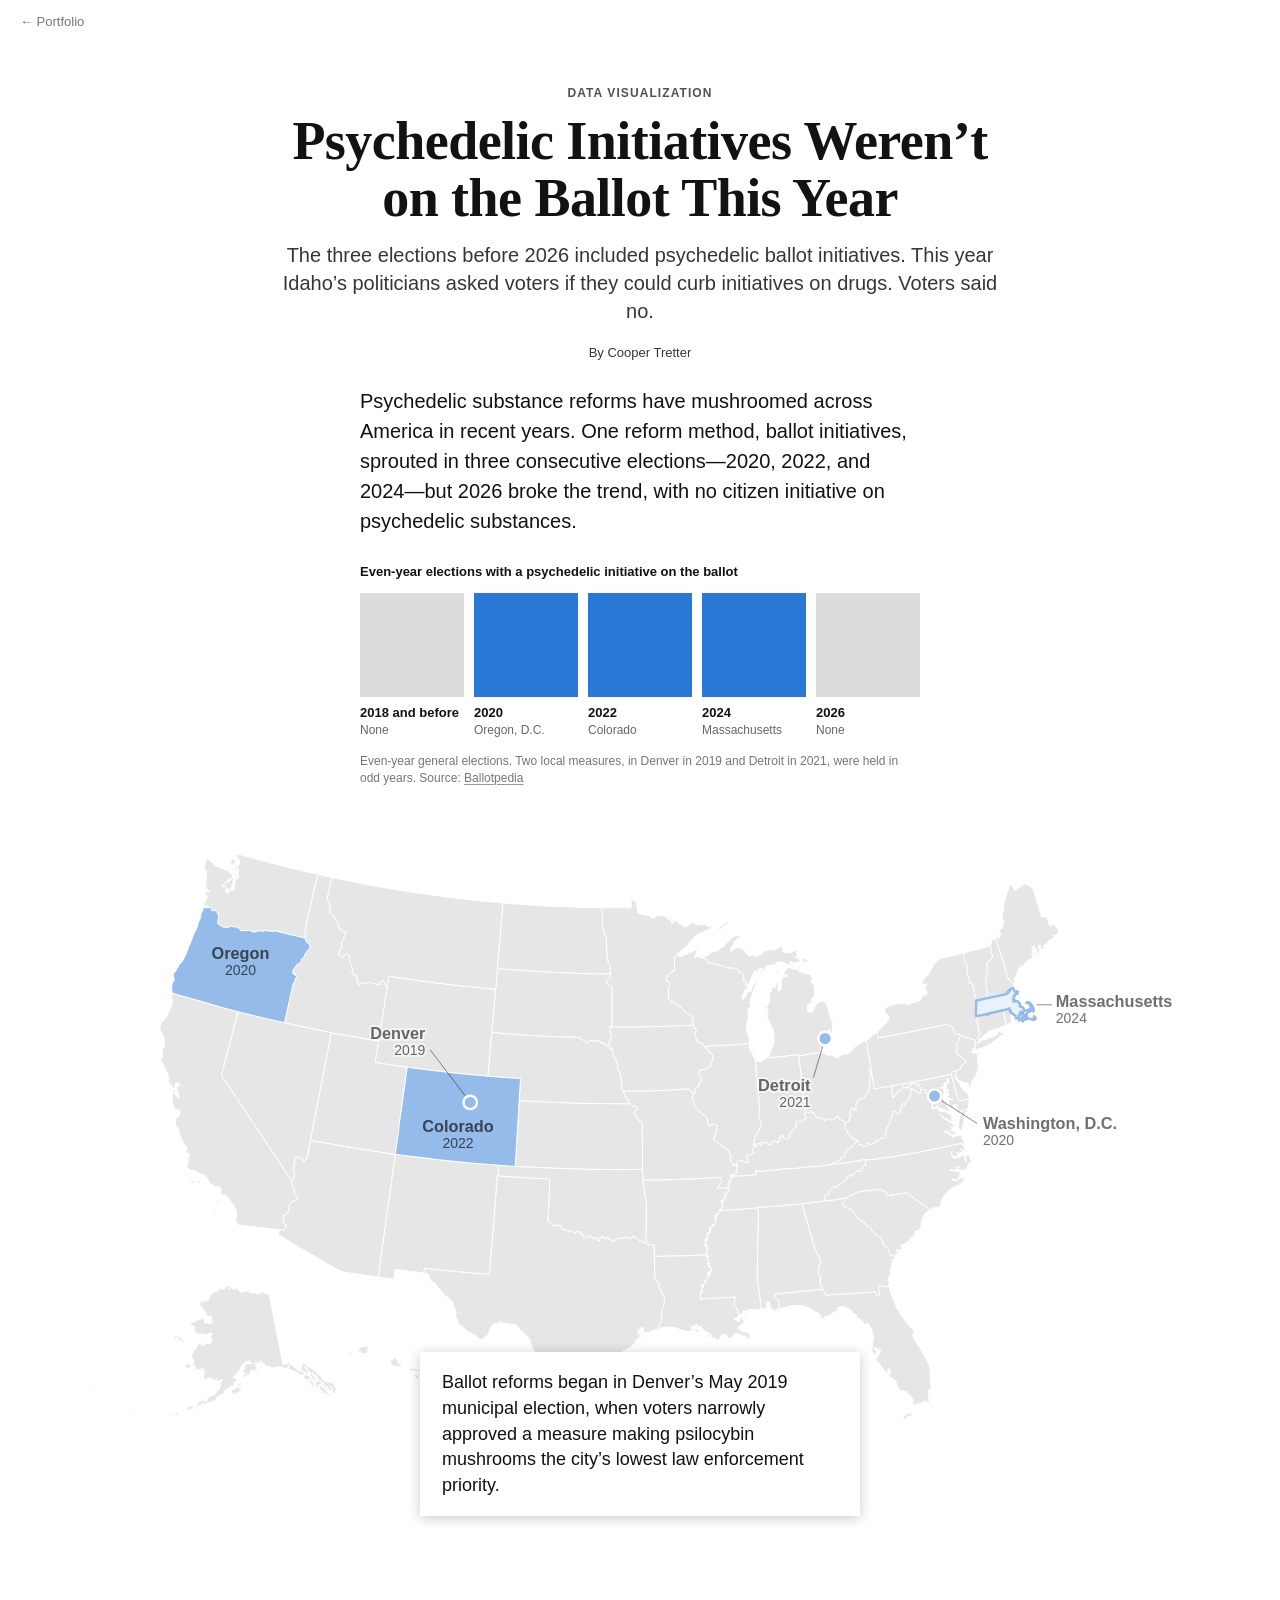
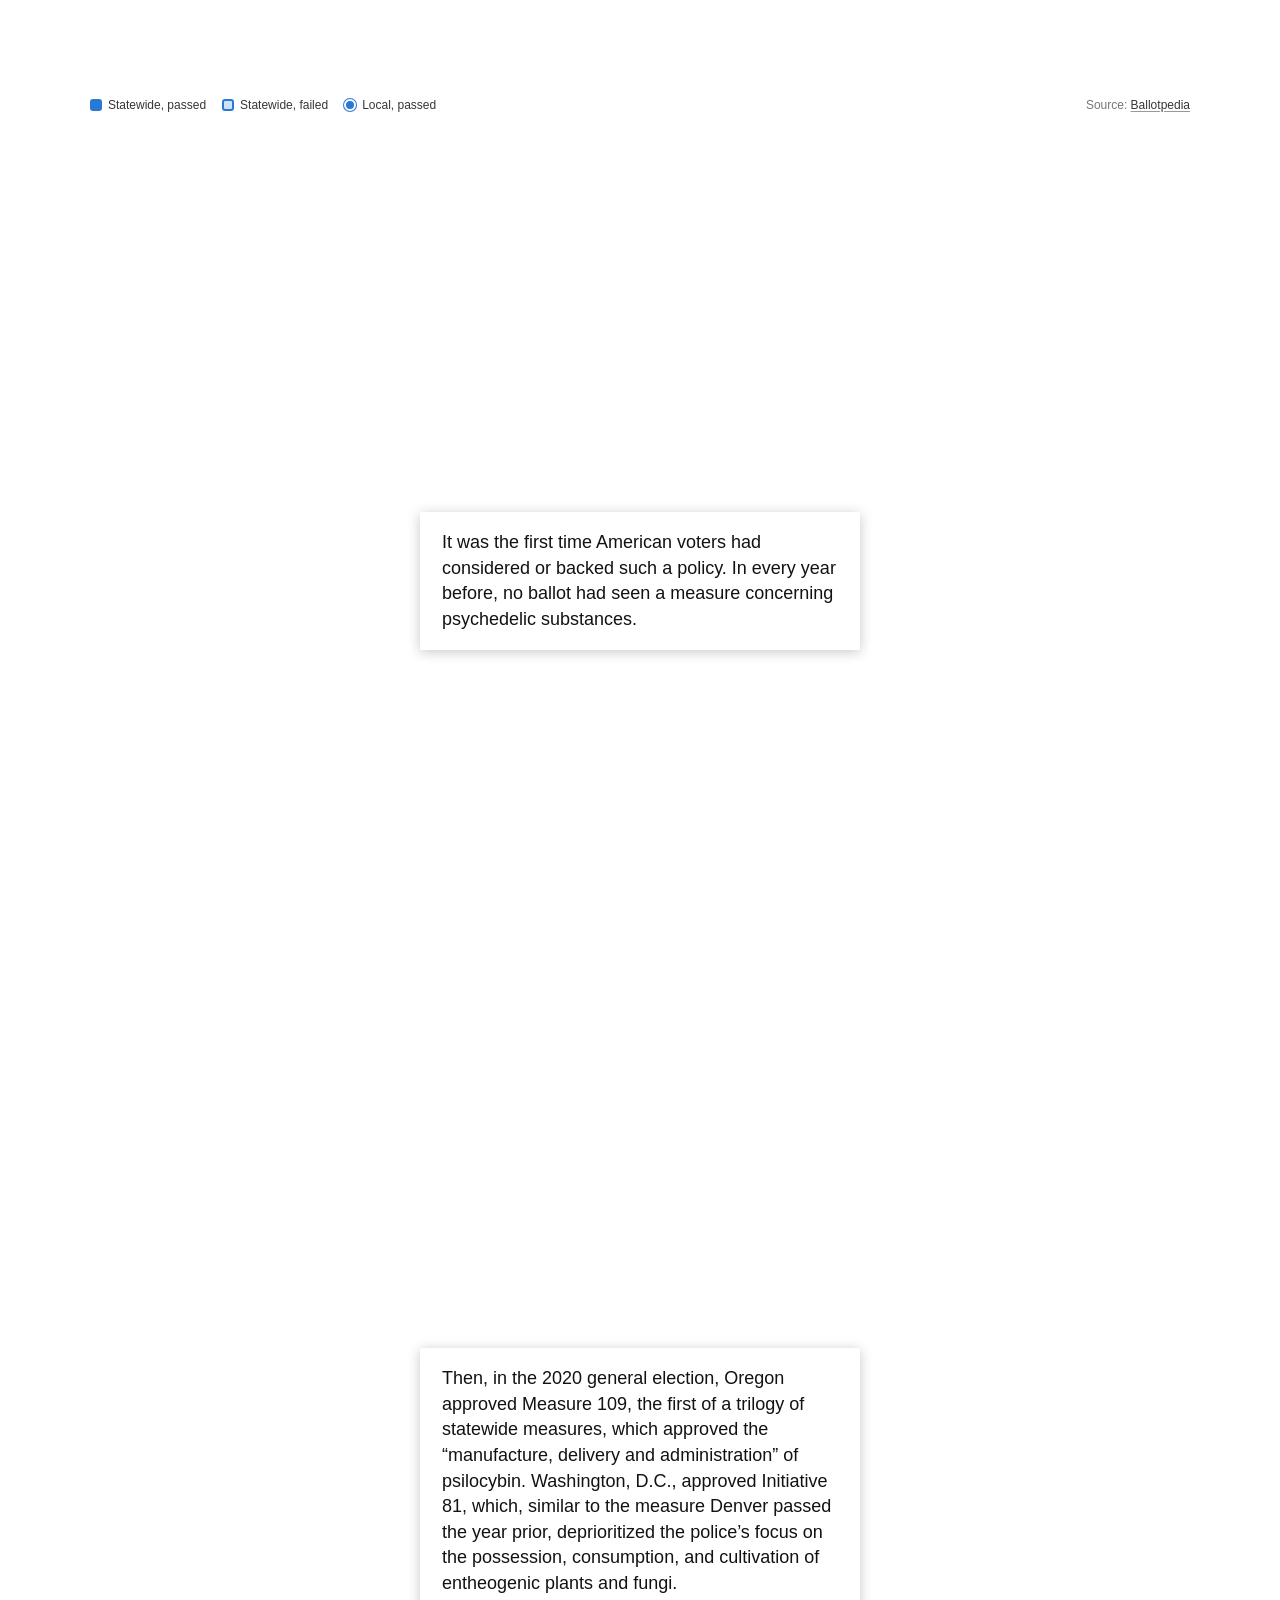
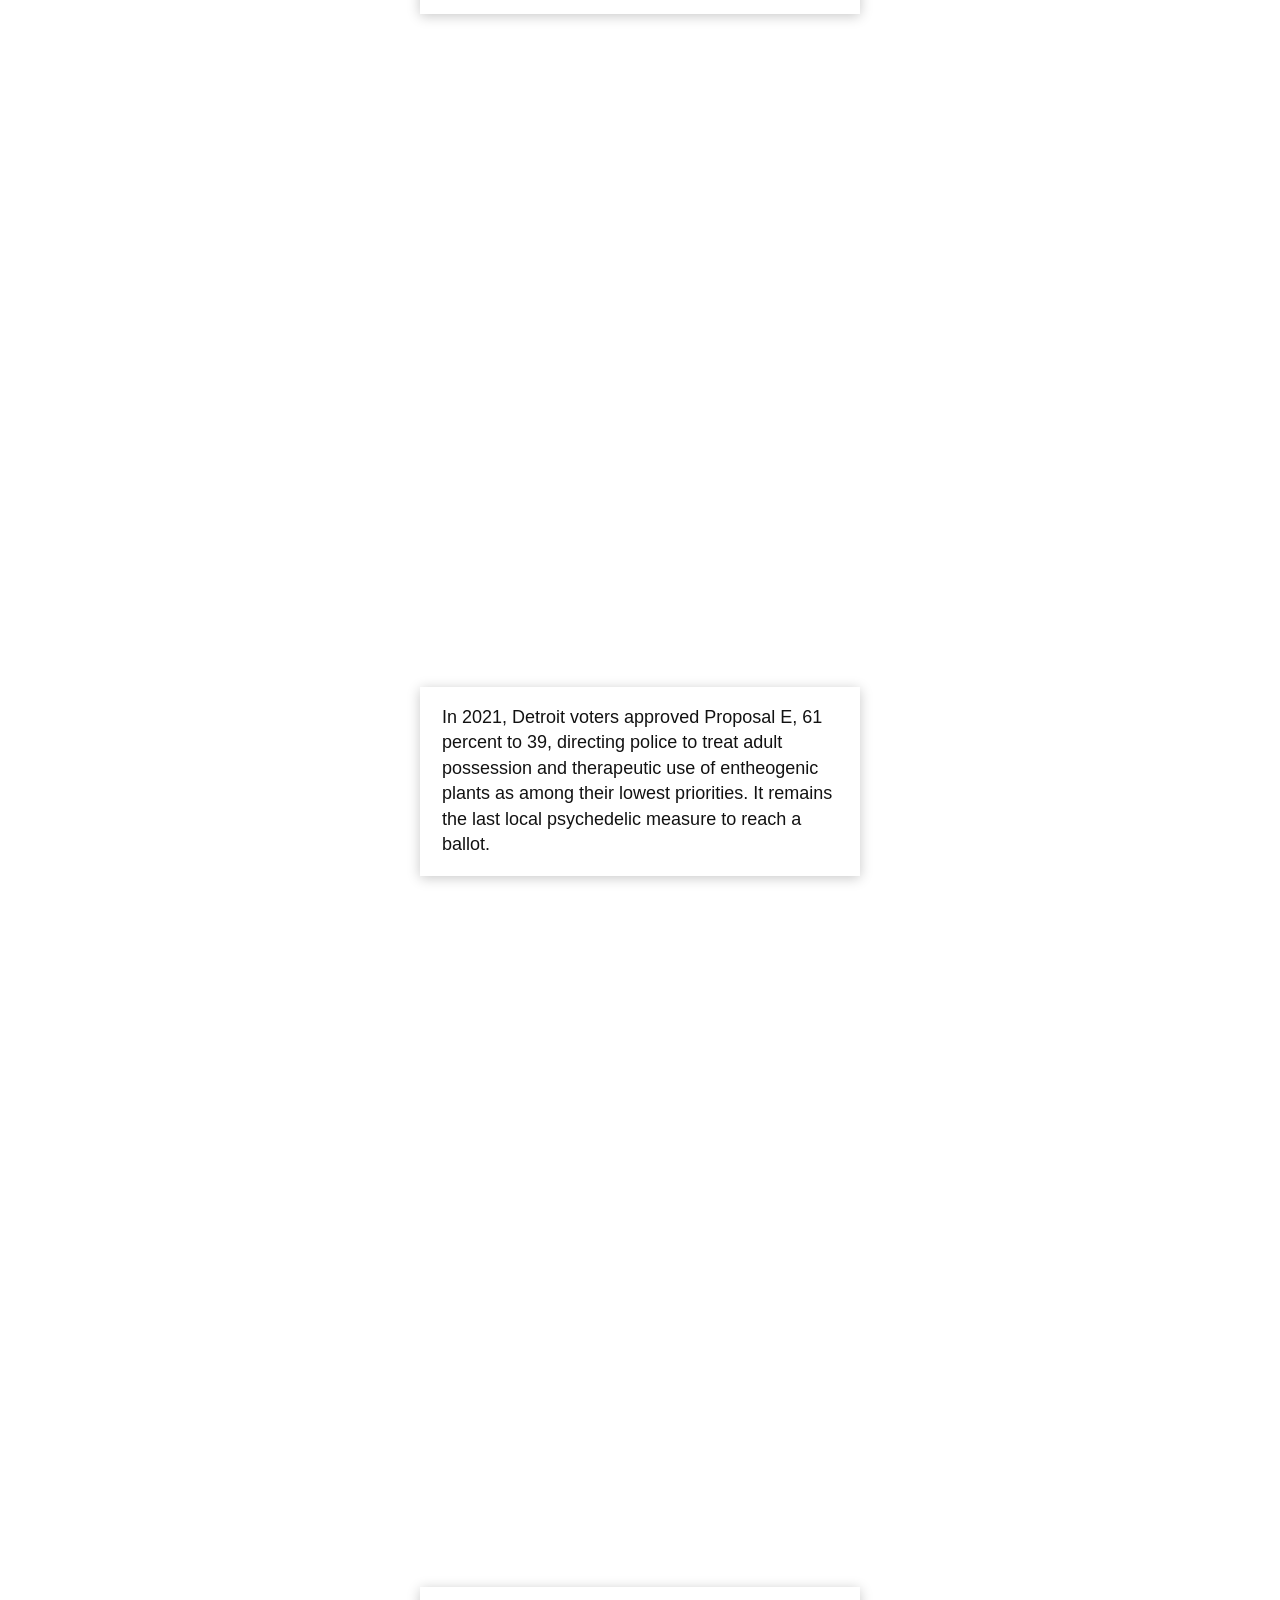
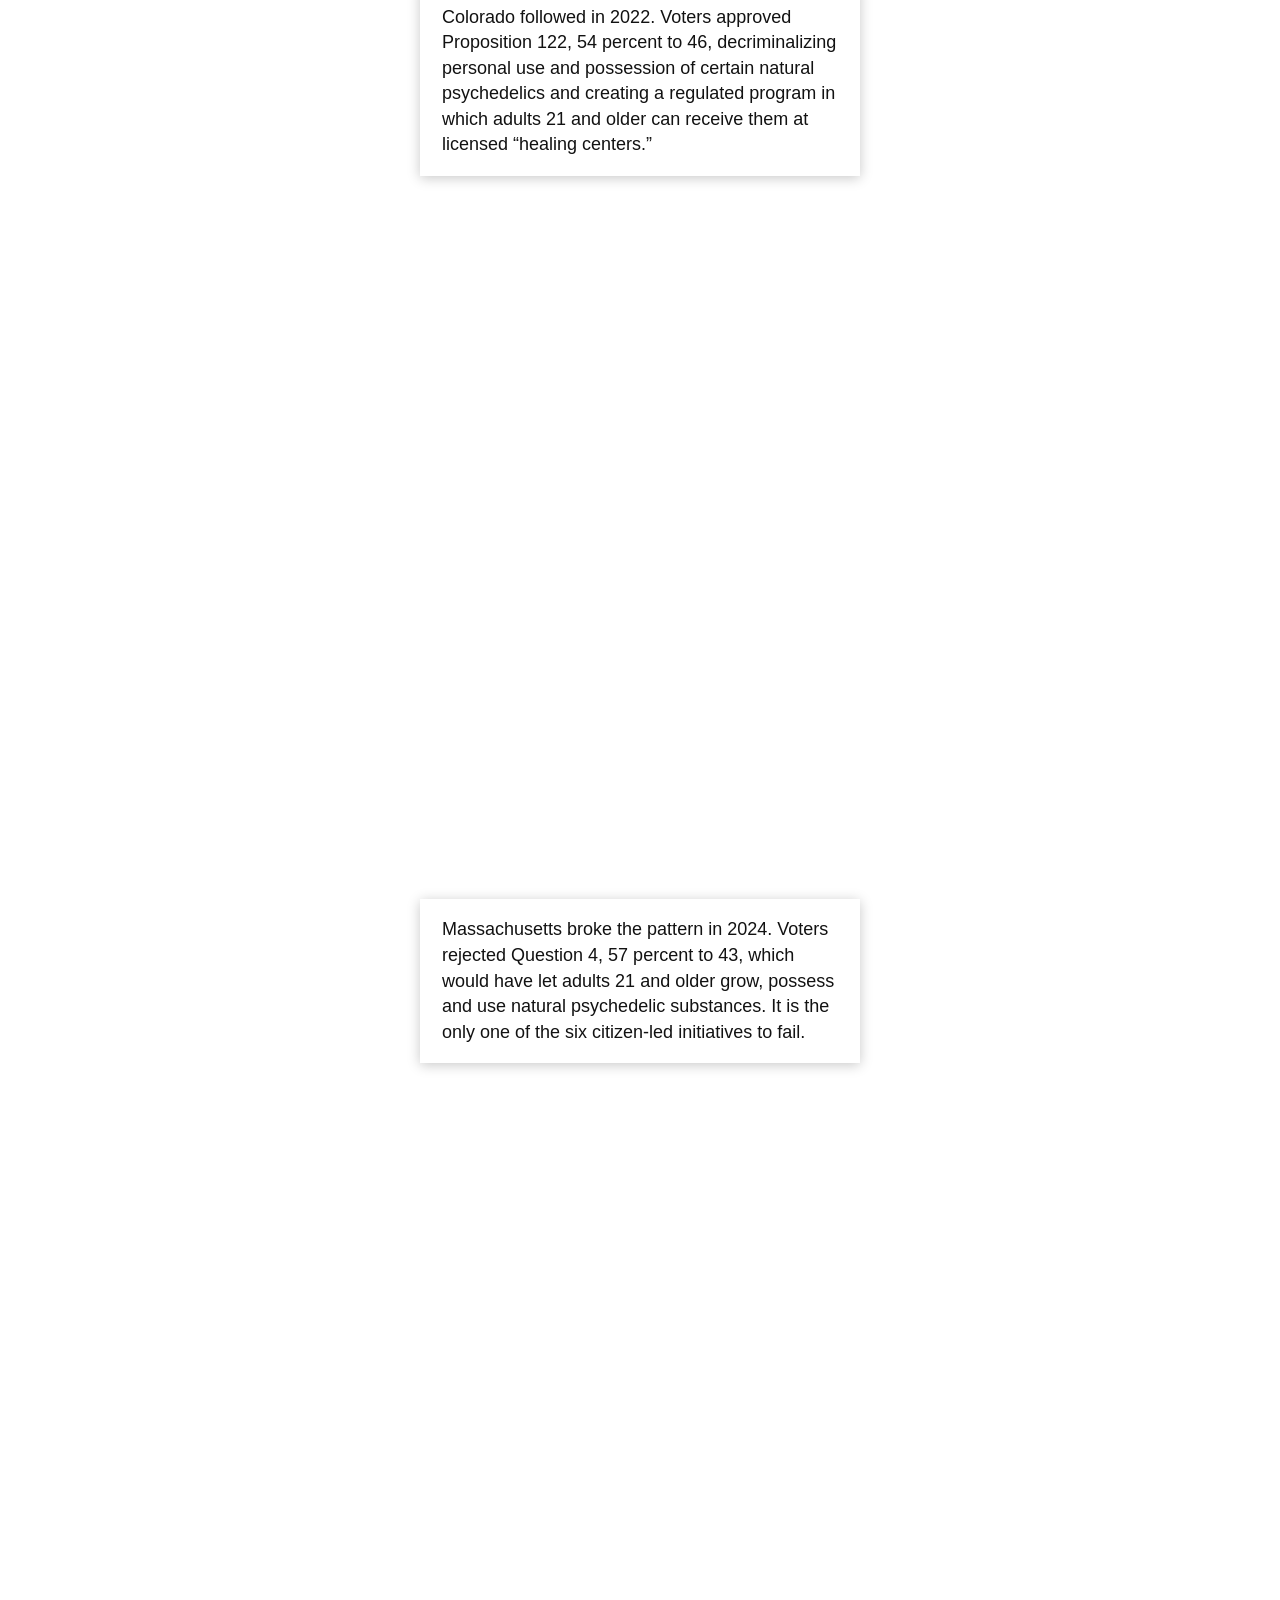
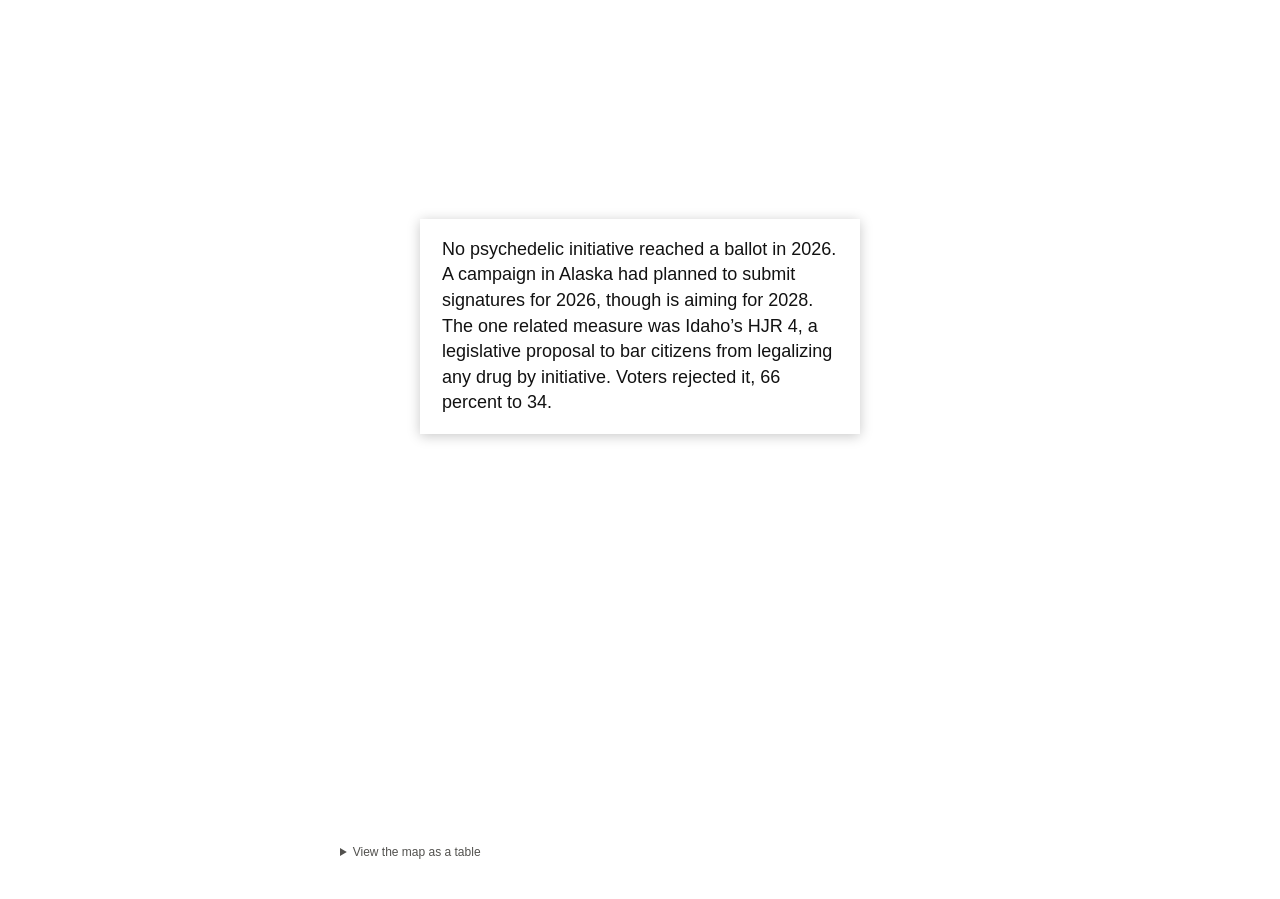
<file: portfolio/psychedelics/index.html>
<!doctype html>
<html lang="en">
<head>
<meta charset="utf-8">
<meta name="viewport" content="width=device-width,initial-scale=1">
<title>Psychedelic Initiatives Weren’t on the Ballot This Year</title>
<style>
:root{
  --surface:#fcfcfb; --rule:#e1e0d9; --axis:#c3c2b7; --ink:#0b0b0b; --ink2:#52514e; --muted:#898781;
  --s1:#2a78d6; --s2:#eb6834; --s3:#1baf7a; --s4:#eda100; --s5:#e87ba4; --s6:#008300;
  --tint1:#cde2fb; --unlit:#e9e8e2;
  --sans:system-ui,-apple-system,"Segoe UI",Helvetica,Arial,sans-serif;
  --serif:Georgia,"Times New Roman",serif;
}
*{box-sizing:border-box}
html{scroll-behavior:smooth}
body{margin:0;background:#fff;color:#121212;font-family:var(--serif);-webkit-font-smoothing:antialiased}
a{color:inherit;text-decoration-color:#999;text-underline-offset:2px}
.noflags .tag{display:none}

/* prototype banner */
.proto{font-family:var(--sans);background:#f4efe6;border-bottom:1px solid #e0d8c8;font-size:13px;line-height:1.45;padding:10px 20px;color:var(--ink2)}
.proto b{color:#121212}
.proto label{margin-left:10px;white-space:nowrap;cursor:pointer}

/* flags */
.tag{display:inline-block;font:600 10px/1 var(--sans);letter-spacing:.03em;text-transform:uppercase;border:1px solid var(--axis);color:var(--ink2);border-radius:9px;padding:3px 6px;margin-left:5px;vertical-align:2px;background:#f6f5f1;white-space:nowrap}
.tag.todo{border-style:dashed}

/* headline block */
.hed{max-width:780px;margin:54px auto 26px;padding:0 20px;text-align:center}
.hed .sect{font:700 12px/1 var(--sans);letter-spacing:.09em;text-transform:uppercase;color:var(--ink2)}
.hed h1{font-size:clamp(32px,5.4vw,54px);line-height:1.06;font-weight:700;margin:14px 0 14px;letter-spacing:-.01em}
.hed .kicker{font-size:clamp(18px,2.4vw,22px);line-height:1.35;color:var(--ink2);margin:0 0 20px}
.hed .by{font:13px var(--sans);color:var(--ink2)}
.prose{max-width:660px;margin:0 auto;padding:0 20px;font-size:20px;line-height:1.55}
.prose p{margin:0 0 20px}
.placeholder{border:1px dashed var(--axis);border-radius:6px;padding:12px 14px;font:14px/1.45 var(--sans);color:var(--ink2);background:#faf9f6}

/* scrolly layout */
.scrolly{max-width:1160px;margin:30px auto 10px;padding:0 20px;display:flex;gap:34px;align-items:flex-start}
.steps{order:1;flex:0 0 320px}
.stage{order:2;flex:1;min-width:0;position:sticky;top:0;height:100vh;display:flex;align-items:center}
.step{min-height:92vh;display:flex;align-items:center}
.step:first-child{min-height:62vh}
.card{font-size:19px;line-height:1.5;opacity:.32;transition:opacity .3s}
.step.on .card{opacity:1}
.card p{margin:0}
.card .more{margin-top:10px;font:13px/1.45 var(--sans);color:var(--ink2)}

/* figure */
.fig{width:100%;margin:0;padding:16px 18px 12px;background:var(--surface);border:1px solid var(--rule);border-radius:6px;max-height:94vh;overflow:auto;display:flex;flex-direction:column;font-family:var(--sans);color:var(--ink)}
.fig h3{font-size:16px;line-height:1.25;margin:0 0 2px;font-weight:700}
.fig .sub{font-size:12.5px;line-height:1.4;color:var(--ink2);margin:0 0 8px}
.plot{flex:1 1 380px;min-height:300px;position:relative}
.plot svg{position:absolute;left:0;top:0}
.bar{display:flex;align-items:baseline;justify-content:space-between;gap:16px;margin:2px 0 6px}
.bar .big{font-size:44px;line-height:1;font-weight:700;letter-spacing:-.02em}
.bar .cap{font-size:13px;line-height:1.35;color:var(--ink2);text-align:right}
.legend{display:flex;flex-wrap:wrap;gap:4px 16px;font-size:12px;color:var(--ink2);margin-top:8px}
.legend i{display:inline-block;width:12px;height:12px;border-radius:3px;margin-right:6px;vertical-align:-2px}
.legend i.fail{background:var(--tint1);border:2px solid var(--s1)}
.legend i.dot{border-radius:50%;border:2px solid #fff;box-shadow:0 0 0 1px var(--s1)}
.legend i.hollow{border-radius:50%;background:var(--surface);border:2px solid var(--s5)}
.legend i.full{border-radius:50%}
.src{font-size:11.5px;line-height:1.45;color:var(--muted);margin:8px 0 0}
.src a{color:var(--ink2)}
details.tbl{margin-top:8px;font-size:12px;color:var(--ink2)}
details.tbl summary{cursor:pointer}
details.tbl table{border-collapse:collapse;margin-top:6px;width:100%}
details.tbl th,details.tbl td{border-bottom:1px solid var(--rule);padding:4px 6px;text-align:left;vertical-align:top}

/* svg text + marks */
svg text{font-family:var(--sans)}
.pt{font-size:12px;font-weight:600;fill:var(--ink2)}
.tk{font-size:11px;fill:var(--muted)}
.axis{stroke:var(--axis);stroke-width:1}
.grid{stroke:var(--rule);stroke-width:1}
.note{font-size:12px;fill:var(--ink2)}
.val{font-size:12px;font-weight:600;fill:var(--ink)}
.tile rect.ok{fill:var(--s1)} .tile rect.fail{fill:var(--tint1);stroke:var(--s1);stroke-width:2}
.tile{opacity:0;transform:translateY(-10px);transition:opacity .45s,transform .45s}
.tile.in{opacity:1;transform:none}
.fade{transition:opacity .45s}
.ln{fill:none;stroke:var(--s5);stroke-width:2;stroke-linecap:round;stroke-linejoin:round;transition:stroke-dashoffset .8s ease}
.pt-dot{transition:opacity .4s}
.col{transition:opacity .45s}
.hit{fill:transparent}
.plot.nt *{transition:none!important;animation:none!important}
:focus-visible{outline:2px solid var(--s1);outline-offset:2px}
svg :focus{outline:none}
svg :focus-visible{outline:2px solid var(--s1)}

/* map */
.st{fill:var(--unlit);stroke:#fff;stroke-width:1;transition:fill .5s}
.st.hi{fill:#d8d6cc;stroke:var(--ink2);stroke-width:1.5}
.st.ok{fill:var(--s1);stroke:#fff;stroke-width:1}
.st.fail{fill:var(--tint1);stroke:var(--s1);stroke-width:2.5}
.mk{transition:opacity .4s}
.mk circle.d{fill:var(--s1);stroke:#fff;stroke-width:3}
.mk circle.p{fill:none;stroke:var(--s1);stroke-width:2;opacity:.5;transform-box:fill-box;transform-origin:center;animation:pulse 1.8s ease-out infinite}
@keyframes pulse{0%{transform:scale(.8);opacity:.7}100%{transform:scale(2.6);opacity:0}}
.ml{font-size:20px;font-weight:600;fill:var(--ink);paint-order:stroke;stroke:#fff;stroke-width:5px;stroke-linejoin:round;transition:opacity .4s}
.ld{stroke:var(--ink2);stroke-width:1;transition:opacity .4s}

#tip{position:fixed;z-index:50;pointer-events:none;background:#fff;border:1px solid rgba(11,11,11,.18);box-shadow:0 2px 10px rgba(0,0,0,.12);border-radius:6px;padding:8px 10px;font:12.5px/1.4 var(--sans);max-width:270px;display:none;color:var(--ink)}


.wrap{max-width:900px;margin:50px auto;padding:0 20px}
.wrap h2{font-size:26px;margin:0 0 6px}
.wrap .lead{font:15px/1.5 var(--sans);color:var(--ink2);margin:0 0 18px}
.grid2{display:grid;grid-template-columns:repeat(auto-fit,minmax(250px,1fr));gap:12px}
.status table{border-collapse:collapse;width:100%;font:13px/1.45 var(--sans)}
.status th,.status td{border-bottom:1px solid var(--rule);padding:7px 8px;text-align:left;vertical-align:top}
.status th{font-size:11px;letter-spacing:.05em;text-transform:uppercase;color:var(--ink2)}
.readlist{font:15px/1.6 var(--sans);color:var(--ink2)}
.readlist a{color:#121212}

/* solo mode (for screenshots) */
body[data-solo] header.hed, body[data-solo] .prose, body[data-solo] .wrap, body[data-solo] .proto{display:none}
body[data-solo] .scrolly:not(.solo){display:none}
body[data-solo] .scrolly.solo{margin:0}
body[data-solo] .steps{display:none}
body[data-solo] .stage{position:static;height:100vh}

@media (max-width:860px){
  .scrolly{display:block;padding:0;margin-top:0}
  .stage{order:0;position:sticky;top:0;height:100vh;align-items:flex-start;padding:8px}
  .steps{margin-top:-100vh;position:relative;z-index:2;flex:none}
  .step{min-height:100vh;align-items:flex-end;padding:0 12px 18px}
  .step:first-child{min-height:100vh}
  .card{opacity:1;background:rgba(255,255,255,.96);border:1px solid var(--rule);border-radius:8px;padding:12px 14px;font-size:16.5px;box-shadow:0 2px 12px rgba(0,0,0,.08)}
  .fig{max-height:66vh}
  .plot{min-height:240px;flex-basis:240px}
  .bar .big{font-size:34px}
}
@media (prefers-reduced-motion:reduce){*{transition:none!important;animation:none!important}}
/* ===== v2: Times typography, plain white, centered text box over the map ===== */
:root{
  --surface:#fff;
  --sans:nyt-franklin,helvetica,arial,sans-serif;
  --serif:nyt-cheltenham,cheltenham-fallback-georgia,cheltenham-fallback-noto,georgia,'times new roman',times,serif;
}
body{font-family:var(--sans);color:#121212}
.proto{background:#fff;border-bottom:1px solid #eee;color:#767676;font-size:12px;padding:8px 20px}
.hed{margin-top:44px}
.hed h1{font-family:var(--serif);font-weight:700}
.hed .kicker{font-family:var(--sans);font-size:clamp(17px,2.1vw,20px);line-height:1.4;color:#363636}
.hed .by{color:#363636}
.prose{font-family:var(--sans);font-size:20px;line-height:1.5;max-width:600px}
.prose p{margin:0 0 22px}
.fig{background:#fff;border:0;border-radius:0;padding:0}
.placeholder{background:#fff}
.tag{font-family:var(--sans)}

/* inline strip: even-year elections */
.strip{max-width:600px;margin:28px auto 44px;padding:0 20px}
.strip h4{font:700 13px/1.3 var(--sans);margin:0 0 12px;color:#121212}
.sq-row{display:grid;grid-template-columns:repeat(5,1fr);gap:10px}
.sq i{display:block;aspect-ratio:1;background:#dcdcdc;opacity:0;transform:translateY(6px);transition:opacity .5s,transform .5s}
.sq.yes i{background:var(--s1)}
.strip.in .sq i{opacity:1;transform:none}
.strip.in .sq:nth-child(2) i{transition-delay:.12s}
.strip.in .sq:nth-child(3) i{transition-delay:.24s}
.strip.in .sq:nth-child(4) i{transition-delay:.36s}
.strip.in .sq:nth-child(5) i{transition-delay:.48s}
.sq b{display:block;font:700 13px/1.2 var(--sans);margin-top:8px}
.sq span{display:block;font:12px/1.3 var(--sans);color:#666;margin-top:2px}
.strip figcaption{font:12px/1.45 var(--sans);color:#767676;margin-top:14px}

/* map: static, plain, text box centered over it */
.scrolly.over{display:block;max-width:none;padding:0;margin:20px 0 0;position:relative}
.scrolly.over .stage{display:block;position:sticky;top:0;height:100vh;width:100%;min-width:0;order:0;padding:0;background:#fff}
.over .plot{position:absolute;left:0;right:0;top:1vh;height:66vh;min-height:0;flex:none}
.over .mapfoot{position:absolute;left:0;right:0;bottom:2vh;display:flex;justify-content:space-between;align-items:flex-end;gap:16px;padding:0 max(16px,calc((100vw - 1100px)/2));font:12px/1.4 var(--sans);color:#767676}
.over .mapfoot a{color:#363636}
.over .legend{margin:0;color:#363636}
.scrolly.over .steps{order:0;flex:none;width:100%;position:relative;z-index:2;margin-top:-100vh}
.scrolly.over .step,.scrolly.over .step:first-child{min-height:100vh;display:flex;align-items:center;justify-content:center;pointer-events:none}
.scrolly.over .step:first-child{padding-top:34vh}
.scrolly.over .step:last-child{min-height:110vh}
.over .box{pointer-events:auto;width:min(440px,calc(100vw - 32px));background:#fff;padding:18px 22px;box-shadow:0 2px 12px rgba(0,0,0,.22);font:400 18px/1.42 var(--sans);color:#121212}
.over .box p{margin:0}
details.tbl.wide{max-width:640px;margin:24px auto 40px;padding:0 20px}
.st{fill:#e6e6e6;stroke:#fff;stroke-width:1;transition:fill .5s}
.st.ok{fill:var(--s1)}
.st.fail{fill:var(--tint1);stroke:var(--s1);stroke-width:2.5}
.mk circle.d{fill:var(--s1);stroke:#fff;stroke-width:2.5}
.lb{transition:opacity .35s}
.sl{fill:#fff;font-weight:700}
.sl.sy{font-weight:400}
.ll{fill:#121212;font-weight:600;paint-order:stroke;stroke:#fff;stroke-width:4px;stroke-linejoin:round}
.ll.sy{font-weight:400}
.ld{stroke:#121212;stroke-width:1}
@media (max-width:700px){
  .over .plot{top:2vh;height:50vh}
  .scrolly.over .step,.scrolly.over .step:first-child{align-items:flex-end;padding:0 0 5vh}
  .over .box{width:calc(100vw - 24px);font-size:16px;padding:14px 16px}
  .over .mapfoot{flex-direction:column;align-items:flex-start;bottom:1.5vh}
  .sq-row{gap:6px}
}

/* solo mode for screenshots: show only the forced step's box over the map */
body[data-solo] .strip{display:none}
body[data-solo] .scrolly.over .stage{position:relative}
body[data-solo] .scrolly.over .steps{display:block}
body[data-solo] .scrolly.over .step{display:none;pointer-events:none}
body[data-solo] .scrolly.over .step.on{display:flex}
body.nobox .scrolly.over .steps{display:none!important}

/* flags inside the text boxes wrap with the text instead of overflowing */
.over .box .tag{display:block;width:fit-content;max-width:100%;white-space:normal;line-height:1.3;margin:10px 0 0}

/* earlier years fade; this year's additions stay at full strength */
.st.ok.old{fill:#94bbea}
.st.fail.old{fill:#e8f1fc;stroke:#94bbea}
.mk.old circle.d{fill:#94bbea}
.mk circle.d{transition:fill .5s}
.lb.old .ll{opacity:.6}
.lb.old .ld{opacity:.5}
.lb.old .sl{fill:#121212;opacity:.7}

</style>
</head>
<body>
<a href="../" style="display:block;font:13px helvetica,arial,sans-serif;color:#767676;padding:14px 20px;text-decoration:none">&larr; Portfolio</a>

<header class="hed">
  <div class="sect">Data visualization</div>
  <h1>Psychedelic Initiatives Weren’t on the Ballot This Year</h1>
  <p class="kicker">The three elections before 2026 included psychedelic ballot initiatives. This year Idaho’s politicians asked voters if they could curb initiatives on drugs. Voters said no.</p>
  <div class="by">By Cooper Tretter</div>
</header>

<div class="prose"><p>Psychedelic substance reforms have mushroomed across America in recent years. One reform method, ballot initiatives, sprouted in three consecutive elections—2020, 2022, and 2024—but 2026 broke the trend, with no citizen initiative on psychedelic substances.</p></div>

<figure class="strip" id="strip" aria-label="Even-year elections with a psychedelic initiative on the ballot.">
  <h4>Even-year elections with a psychedelic initiative on the ballot</h4>
  <div class="sq-row"><div class="sq"><i></i><b>2018 and before</b><span>None</span></div><div class="sq yes"><i></i><b>2020</b><span>Oregon, D.C.</span></div><div class="sq yes"><i></i><b>2022</b><span>Colorado</span></div><div class="sq yes"><i></i><b>2024</b><span>Massachusetts</span></div><div class="sq"><i></i><b>2026</b><span>None</span></div></div>
  <figcaption>Even-year general elections. Two local measures, in Denver in 2019 and Detroit in 2021, were held in odd years. Source: <a href="https://news.ballotpedia.org/2025/12/04/eight-marijuana-and-psychedelics-related-ballot-measures-could-be-on-the-ballot-in-2026/">Ballotpedia</a></figcaption>
</figure>

<!-- 1. MAP -->
<section class="scrolly over" id="s-map">
  <div class="stage">
    <div class="plot"></div>
    <div class="mapfoot">
      <div class="legend"><span><i style="background:var(--s1)"></i>Statewide, passed</span><span><i class="fail"></i>Statewide, failed</span><span><i class="dot" style="background:var(--s1)"></i>Local, passed</span></div>
      <div>Source: <a href="https://ballotpedia.org/Local_psychedelic_substances_ballot_measures">Ballotpedia</a></div>
    </div>
  </div>
  <div class="steps"><div class="step"><div class="box"><p>Ballot reforms began in Denver’s May 2019 municipal election, when voters narrowly approved a measure making psilocybin mushrooms the city’s lowest law enforcement priority.</p></div></div><div class="step"><div class="box"><p>It was the first time American voters had considered or backed such a policy. In every year before, no ballot had seen a measure concerning psychedelic substances.</p></div></div><div class="step"><div class="box"><p>Then, in the 2020 general election, Oregon approved Measure 109, the first of a trilogy of statewide measures, which approved the “manufacture, delivery and administration” of psilocybin. Washington, D.C., approved Initiative 81, which, similar to the measure Denver passed the year prior, deprioritized the police’s focus on the possession, consumption, and cultivation of entheogenic plants and fungi.</p></div></div><div class="step"><div class="box"><p>In 2021, Detroit voters approved Proposal E, 61 percent to 39, directing police to treat adult possession and therapeutic use of entheogenic plants as among their lowest priorities. It remains the last local psychedelic measure to reach a ballot.</p></div></div><div class="step"><div class="box"><p>Colorado followed in 2022. Voters approved Proposition 122, 54 percent to 46, decriminalizing personal use and possession of certain natural psychedelics and creating a regulated program in which adults 21 and older can receive them at licensed “healing centers.”</p></div></div><div class="step"><div class="box"><p>Massachusetts broke the pattern in 2024. Voters rejected Question 4, 57 percent to 43, which would have let adults 21 and older grow, possess and use natural psychedelic substances. It is the only one of the six citizen-led initiatives to fail.</p></div></div><div class="step"><div class="box"><p>No psychedelic initiative reached a ballot in 2026. A campaign in Alaska had planned to submit signatures for 2026, though is aiming for 2028. The one related measure was Idaho’s HJR 4, a legislative proposal to bar citizens from legalizing any drug by initiative. Voters rejected it, 66 percent to 34.</p></div></div></div>
</section>
<details class="tbl wide" id="s-map-tbl"><summary>View the map as a table</summary><div class="tblhost"></div></details>

<div id="tip" role="tooltip"></div>

<script>
const MAP = {"states":[{"id":"01","name":"Alabama","d":"M648,492.4L651.8,491.5L651.9,491L652.9,491.8L652.3,492.3L651.6,492.1L649,492.6L648,492.4ZM641.6,384L641.5,383.7L655.9,382.6L666.5,381.9L685.2,380L689.2,379.7L689.9,382.4L693.3,394L702.5,427L703.1,427.4L702.9,428.1L703.9,428.9L704.5,431.8L705.3,433.1L706.7,434.3L707.1,435.9L707.8,436.5L707.3,438.8L708.7,439.2L709.6,439.9L708.9,441L707.5,442.1L706.7,443.2L707.1,444.3L707.1,446L706.9,447.7L705.9,450.1L706.6,452.5L706.6,453.3L708.1,454.9L708.6,457.1L708.2,458.3L708.4,459.2L708.1,460.8L708.3,462.3L707.9,462.8L708.3,464.8L709.9,466.4L710.8,468.8L693.6,470.8L681.5,472.1L669.5,473.1L660.7,474L661,474.7L660.3,477L662,478.7L662.5,479.6L665.1,480.9L665.4,481.9L664.6,484.7L665.4,485.9L666.3,486.4L665.2,487L664.9,488.5L664.1,489.2L664.7,489.5L663.7,490.1L661.1,491L657.6,491.8L655.2,492L655.6,491.2L656.5,491.6L658.9,490.9L659.1,490.2L657.2,488.4L655.9,487.8L655.2,486.1L655.7,484.9L655.4,483.1L654.8,482.2L653.4,481.7L652.4,482.7L652.6,483.4L651.9,485.8L652.1,488.9L651.6,490.2L650.5,490.4L650.5,489.6L649.1,489L648,489.4L647.7,489L646.5,489.5L645.1,478.3L642.7,459.5L642.2,455L642.5,443.9L643,413.2L643.4,396.1L643.7,386.2L642.6,385.6L641.6,384Z"},{"id":"02","name":"Alaska","d":"M104.2,551.6L104.6,550.3L105.1,550.5L104.2,551.6ZM99.1,569.9L99.5,569.3L100.1,569.7L100.1,568.7L101.8,567.4L102.4,566.6L102.2,565.9L103.4,565.2L102.9,567.5L103.5,567L104.4,567.9L105,567.5L104.7,569.1L103.7,568.6L103.9,569.2L102.5,568.9L102.3,569.9L100.9,570.5L99.1,569.9ZM95.1,582L96.3,581.4L96.9,582.3L95.7,582.4L95.1,582ZM93.3,575.4L94,574.3L95.7,573.1L96.7,573.2L97.1,574.4L97.3,573.2L96.9,571.9L97.8,571.3L98.5,571.7L99.5,571.6L99,570.7L100.5,571.5L99.7,570.7L101.4,570.9L101.3,571.6L102.1,571.5L103.1,570.6L103.9,572.3L103.2,572.1L103.2,573.5L104.5,573.3L103.8,574.9L102,574.3L102.6,575.3L101.7,576.2L100.2,576.9L101.5,577.1L100,577.7L99.7,578.4L99.2,577.7L99.5,576.8L98,579.4L97.1,580.2L96,580.4L97.3,578.8L96.8,578.7L97.5,577.1L95.4,579.6L94.4,578.4L94.4,576.9L93.3,576.1L93.3,575.4ZM93.1,582.8L94.3,581.5L95,581.9L93.4,583.1L93.1,582.8ZM88.9,587.6L89.6,586.9L89.6,588.1L88.9,587.6ZM71.8,593.7L71.9,592.8L72.4,593.5L71.8,593.7ZM71,591.7L71.7,591.2L71.6,592.9L71,592.8L71,591.7ZM68.2,593.5L69,592.6L68.6,592L69.2,591.4L70.3,591.7L70,592.3L68.2,593.5ZM65.8,590.1L66.5,589.5L68.2,590.1L68,590.9L67.2,590.1L67.1,591.8L66.4,591.1L65.9,591.6L65.8,590.1ZM67.5,564.2L67.7,563.3L69.3,562.5L68.3,564.3L67.5,564.2ZM60.9,591.2L61.3,590.8L62.3,591.5L61.5,591.8L60.9,591.2ZM58.3,592.4L59.2,592.2L58.7,593.3L58.3,592.4ZM66.1,523.9L67.3,523.7L67.3,524.3L66.1,523.9ZM56,595.9L56,595.6L58.1,596.7L57.5,597L56,595.9ZM44.6,597L45.9,596.9L45.8,597.4L44.6,597ZM42.7,595.5L43,595.1L43.9,596L43.1,596.7L42.7,595.5ZM40.6,595.9L41.8,595.6L42.5,596.7L40.7,596.8L40.6,595.9ZM44.2,547.5L46.2,547.9L47.2,547.1L48.5,547.1L49.5,546.7L49.6,547.6L50.4,547.6L50.9,548.5L51,551.2L49.2,551.3L48.4,552L47.7,551.1L46.8,550.9L44.4,548.7L44.2,547.5ZM31.3,600.8L33.3,600.2L33.8,600.4L35.9,598.5L36.7,599.1L36.9,598.5L35.8,598.1L35.4,597.5L36.1,596.7L37.9,596.5L37.8,597.2L38.5,597.5L39.2,596.8L39.8,597.5L38,598.9L40.1,598.2L40,598.8L39.1,599.4L37.8,599.6L36.6,600.9L34.8,600.6L33.9,601.1L32.2,601.5L31.3,600.8ZM50.7,504.5L52.9,503.7L55.5,502.3L59.1,500.7L61.2,500L63.9,499.5L65.7,499.7L65.7,500.8L64.9,502.8L65.2,503.9L67.2,504.2L68.5,504.1L69.6,504.8L70.5,504.5L71.4,505.1L72.5,503.4L74.3,503.7L73.9,502.8L72.7,502.2L71.4,502.5L71.7,501.2L70.7,499.4L70,499.2L69.7,498.2L70.7,497.6L71.5,499L71.2,500.1L72.6,501.9L73.4,501.7L71.9,499.6L72.3,498.3L73.2,497.6L72.4,497L70.2,497.3L66.5,495.6L66.7,494.6L66.2,492.3L62.9,487.9L61.4,486.9L60.8,485.7L59.4,484.4L60.4,484.2L61,483.3L61.5,480.8L64,481.4L67.2,481.3L69.5,480L70.5,478.8L71.1,476.5L71.7,475L74,472.2L75.3,471.4L76.8,471.8L78.2,471.3L79.9,470.1L81.6,468.4L82.9,467.9L84.2,468.7L86.7,468.1L87.6,467.4L89.3,465.1L90.1,465L92.5,466.1L92.7,466.6L91.4,467.7L91.5,468.6L92.3,468.8L92.7,467.9L93.6,467.2L94,466.3L95,467.2L95.1,468.8L96.2,469.2L97,468.3L98.7,468L101.4,468.7L100.8,469.8L100.9,470.4L102.8,470.8L102.4,471.8L104.4,472.1L104.9,471.5L106.4,471.4L106.5,471.8L108.9,470.8L110.8,471.5L111.3,471.3L112.1,472.2L112.4,471.8L113.9,472.8L115.4,473L116.1,472.7L118.9,472.6L120.3,473.4L121.6,473.8L122.5,473.6L124.4,472.2L126,471.7L131.6,474.3L132.9,474.4L147.3,547.1L149.2,547.3L149.3,546.6L151.4,547.2L152.2,545.7L154.5,545.1L154.6,547.3L155.4,547.9L156.8,548.2L157.4,549.2L162.3,552.4L163.6,554.8L165.6,552.2L166.5,551.9L166.7,550.9L166.3,549.5L167,549.3L166.5,548.3L167.9,547.4L169.4,545.9L171.7,547.2L171.8,548.3L172.6,549.3L173.6,549.2L175.4,550.4L176.3,551.6L178.2,552.1L180.8,553.8L180.5,554.3L182.2,555.7L183,556.7L184.2,557.6L186.3,559.8L188.3,561.5L188.1,562.6L189.5,562.5L189.7,563.9L190.9,564.1L191.6,565.6L192.6,565.1L195.2,565.9L196.6,565.8L198.2,566.2L198.7,566.9L200.1,566.6L200.9,568L200.8,569.3L201.5,570.6L202.9,572.6L202.4,575.9L201.4,577.9L200.7,577.3L200.3,577.8L198.4,575L199.1,573.9L198.5,572.1L197.6,570.6L196.8,570.2L198.1,571.9L198.4,574.2L198.1,575.1L196.9,575.2L195.4,574.7L194.4,573.7L194.6,572.7L194.1,570.7L194.1,572.6L193.6,573.1L193.9,574L192.8,573.7L192.3,572.9L192.5,571.7L192.1,570.1L192.2,568.8L191.6,570.1L192,570.8L191.1,571.8L190.2,570.5L189.2,570.5L188.9,569.7L189.4,568.6L190.2,568.2L189.6,567.2L190.4,567.2L188.5,566.3L188.2,565.4L187.1,565.1L185.7,563.9L183.2,563.5L183.1,562.1L182.3,560.4L181.5,560.3L181.4,559.6L183.6,560L181.6,559L181,559.1L179,557.5L178.4,555.8L178.3,556.5L176.2,556.8L175,555.1L172.8,552.8L171.5,550.3L170.3,549.6L170,550.1L171.4,551.2L171.8,552.4L173.4,554.5L174.7,557.7L173.3,557.4L172.7,556.5L171.8,556.5L170.8,557.2L170.3,555.4L169.2,554.1L168.7,554.7L167.5,554.3L167.1,553.4L166.7,554.1L165.8,553.8L165.7,554.3L167,554.4L168.4,555.3L169,555.3L170.3,557.4L169.1,558.4L168.4,558.4L168,559.3L166.6,558.2L166,558.4L163.8,557.4L162,556.3L161.8,555.6L160,554.5L158.5,554.2L157.2,553.6L155,553L153,552.1L153.3,551.2L153.9,551.3L153.3,549.3L153.4,547.9L152.8,549.8L151,551.3L148.6,551.4L146.3,550.7L146.8,549.7L145.5,550.2L141.7,549.9L140.6,550L135.3,551.6L134,553.4L134.4,552.2L135.2,551.3L135.8,551.2L134.7,550.4L132.3,550.3L132.9,549.8L132,549.6L132.3,548.5L130.8,549.7L128.8,548.7L128,548.9L128.8,547.8L127.4,548.9L127.5,549.7L125.3,550.6L125.4,549L126,549.1L128.4,547.8L127.9,546.9L126.9,547.7L127.4,546.7L125.7,547.4L124.8,547L126.7,545.9L125.3,546.4L124.5,545.3L124.8,544L123.6,545.6L123.1,544.2L122.8,545.7L122.1,546.2L121.6,545.6L120.8,546.8L119.2,547.1L119.8,544.9L119,545L118.4,547.4L119.4,547.6L118.7,549.7L119.6,548.7L120.3,549.9L119.7,551.6L121.1,552.9L120.3,553.9L119.4,554L118.9,552.4L118.7,554L117.9,554.3L116,553.9L114.9,555L115.2,554L114.7,552.9L114.6,554.5L113.5,554.3L113.7,556.8L112.5,555.7L112.9,556.6L111.3,558.7L111,558.8L110.5,557.4L110.3,558.7L109.8,558.7L108.8,560.4L107.6,560.5L107.2,560L106.4,561L105.8,561L104.8,560.3L105.2,559L106.6,558.4L108.7,555.9L108.2,556L106.7,557.2L105.2,556.2L105.7,554.1L106.9,552.5L107.3,549.9L106.7,548.5L108.1,547.9L110.5,545.8L111.3,546.9L112.1,547.1L112.9,546.2L115.5,546.8L113,545.8L111.6,544.8L112.9,542.9L113.9,542.3L113.2,542L112.3,542.9L111.9,544.1L110.1,544.2L109.4,543.8L108,544.8L107.5,545.9L106.3,546.2L105.1,547.5L105.5,548.5L105,548.5L103.3,550.3L103.6,551.2L101.7,553L102.3,553.8L101.4,555.4L99.8,555.5L100.6,555.8L100.5,556.9L97.6,558.1L97.8,559L96.2,559.5L96,562.3L96.4,561.9L97.7,562L99.1,562.7L99.6,563.5L99.1,564.5L98,565.5L97.1,565.6L96.4,566.5L96.7,567.4L95.8,569.3L94.7,569.9L93.7,570L92,570.7L92,571.4L91.1,571.7L91.2,572.6L89.9,572.1L89.3,573.9L88,573.7L88.1,574.7L87.3,574.4L85.8,575.8L86.7,575.5L86.6,576.7L85.6,578.3L84.2,578.4L82.8,579.9L82,579.1L80.6,581L80.4,580.5L79.6,581.3L79.7,582.1L78.7,581.6L77.7,581.9L77,582.9L78.5,583.9L76.9,585L76.7,585.8L76.1,584.8L76,585.9L75.2,585.5L74.9,586L72.2,586.5L71.9,588L71,588.6L71.7,586.8L70.6,586.4L69.6,587.3L68.1,588.1L67.3,589.1L65.9,588.5L64.1,589.7L62.9,589.5L63.7,587.5L62.6,587.5L61.9,589.3L61,590.5L60.3,590.3L60.6,591.3L59.7,590.8L59.2,591.8L58.2,591.4L58.3,589.8L57.8,589.3L57.3,589.9L57.8,590.7L57.7,592L56.4,592.2L55.6,590.6L54.8,591L55.6,591.9L53.9,592.8L54.7,593.2L55.2,594.1L54,593.3L52.7,594.2L50.5,593.8L49.2,594.3L49,594.8L47.6,595.2L46.7,594.8L46.5,593.5L47.7,593L48.6,591.6L51.8,590.6L53.4,590.8L54.2,592.2L54.5,590.3L56.5,590.1L58.1,588.2L59.8,586.5L62,585.2L64.9,584.5L66.5,584.6L65.8,586.1L66.3,586.9L66.5,585.7L67.8,586L68.7,586.9L69,586.4L67.5,585L68.6,583L71.3,580.8L72.6,580.3L75.2,578.8L76.4,579.3L76.5,577.8L77.9,575.9L79.2,575L80.9,573.4L81.7,569L82.5,568.7L81.9,567.8L82.4,566L84.1,564.4L84.4,563.1L83.9,563.2L79.6,565L78.1,563.5L78.4,561.8L77.2,562.8L76.7,564.1L77.2,565.9L76.4,566.6L75.7,566.2L74.6,563.4L73.3,562L72.5,563.1L71.9,562.2L70.9,561.6L71,560.7L69.1,561.8L66.6,562.8L66.4,563.4L64.7,564.1L64.1,563.2L64.9,562.4L65,560.8L64.2,558.3L64.7,557.5L65.8,556.7L64.7,553L63.8,551.1L63.3,551.2L63.1,552.3L62.3,552.3L60.7,553.1L58.4,553.3L56.6,552.7L56.5,551.2L55.9,550.7L54.9,548.7L53.9,548.2L53.4,547.4L54.2,546.8L52.6,546.7L54.4,545.2L54.5,544L53.9,543.1L54.7,542.9L53.8,541.4L53.4,542.1L52.7,541.9L52.7,540.5L51.8,539.8L51.8,539.1L52.5,538.6L52,538.1L51.1,538.2L51.3,537.2L52.6,537.2L51.8,535.9L53.4,535.9L53.2,534.7L53.7,533.6L57.5,529.9L57.5,529.1L58.7,526.7L59.6,526L60.7,525.7L62,526.3L63.3,527.9L64.3,527.9L65.8,526.7L67.5,524.9L68.3,525.3L69.9,525.5L71.5,525.2L73,523.2L72.6,520.6L72.7,519.5L71.8,518.1L71,517.8L71.5,517L72.8,517.3L73.6,516.6L73.7,515.7L72.5,514L71.8,515.1L70.8,514.8L69,515.5L67.6,516.5L66.5,518L66.5,516.6L65.6,515.4L65.1,515.7L65.9,516.7L65.1,516.7L64.1,515.8L61.3,515.5L59.1,516L55.2,514.1L54.6,512.8L55.1,511.9L54.3,510.7L53.9,509.4L54.7,509.7L55.9,508.7L55.3,508L52.4,506.9L50.7,505.2L50.7,504.5ZM24.9,603L26.6,601.7L26.8,600.9L27.7,600.4L28.9,600.7L28.6,600L29.3,599.1L31,598.7L31.9,599.3L31.4,600.2L29.2,600.9L28,602.2L24.6,603.3L24.9,603ZM28.5,573.3L29.6,573.6L29.2,574.1L28.5,573.3ZM20.4,602.1L21.6,602L21.7,602.9L20.5,602.6L20.4,602.1ZM26.8,568.3L28,568.2L27.3,568.8L26.8,568.3ZM16,603L17.2,602.5L17.1,603.3L16.1,603.5L16,603ZM34.4,517.8L35.3,516.1L35.5,517L37.7,518.5L39.4,517.9L40.5,518.8L40.5,519.8L42,521.2L44.8,522.4L43.9,523.5L42.1,523L40.8,524.5L40.4,523.2L39,521.1L37.5,519.7L36.7,519.4L35.2,520L34.4,519.3L34.4,517.8ZM7,603L8,602.6L8.6,602.9L8,603.5L7,603ZM23.4,539.9L24.2,539.3L24.1,540L26.2,542.3L24.4,541.4L23.4,539.9ZM-0,602.3L1.1,602.8L2,602.7L3.1,603.6L5,604.1L2.8,604L0.3,603L-0,602.3ZM-6.2,601.2L-4.6,601.4L-1,601.3L-1,600.5L0,599.9L0.7,600.9L-0.6,601.6L-0.2,602.3L-2,602.5L-3.5,602.2L-6.2,601.2ZM-10.2,599.4L-9.2,600L-9.8,600.8L-10.4,600.4L-10.2,599.4ZM-11,601.2L-9.6,601L-9.7,601.5L-10.8,601.8L-11,601.2ZM-15,601.4L-13.6,600.4L-13.1,599.3L-12,599.5L-12.5,600.5L-11.1,600.8L-11.5,601.8L-12.3,601.4L-14.2,601.9L-15,601.4ZM-18.1,599.6L-15.6,599.7L-15.2,598.9L-14.6,599.3L-15.4,600.5L-16.2,600.6L-16.6,600L-18.1,599.6ZM-20.1,597.5L-18.7,597.7L-18.3,598.8L-19.5,600L-20,599L-19.3,599.1L-20.1,597.5ZM-30.2,592.5L-29.3,592.6L-28.9,593.1L-30,593.6L-30.2,592.5ZM-35.2,593.3L-34,594.1L-33.1,596.2L-34,594.7L-35.2,593.3ZM-40.8,588.6L-39.1,588.5L-38.4,587.7L-38.1,588.3L-40.5,589.3L-40.8,588.6ZM-55.8,576.6L-54.3,576.5L-54.4,577.8L-55.8,576.6ZM-57.6,570.9L-56.6,570.8L-54.7,571.9L-53.9,573.8L-54.7,573.2L-55.2,573.4L-56.4,573.1L-56.9,571.3L-57.6,570.9ZM197.4,577.4L198.2,576.7L198.7,577.2L198.2,577.9L197.4,577.4ZM196.5,577L196.6,576.1L196.2,575L197.1,575.3L197.6,576.8L196.5,577ZM194.7,574.9L194.8,574.4L195.8,575L195.8,576.5L194.7,574.9ZM187.6,570L187.8,569.6L188.6,570.7L187.6,570ZM187.1,569.1L187.4,568.2L188.9,568.2L189,569.2L188.2,569.7L187.1,569.1ZM186.2,576.9L186.2,576.1L187.6,575.5L188.2,576L188,576.9L187,577.9L186.9,576.9L186.2,576.9ZM184.9,573.1L185.5,571.2L184.9,571L185,569.8L186.8,569.5L188.6,571.4L190,571.8L191,572.6L192.7,574.5L191.4,574.2L191.2,575L192,574.6L193.4,575.3L193.6,576.5L194.4,575.9L194.7,576.4L194.5,578.1L195,577.6L195.8,579.3L195.7,580.1L194.4,580.4L193.4,580.2L193.9,579.4L192.5,579L192.1,577.4L191.5,577.9L191.8,578.9L191,578.8L190.5,577.6L189.6,577.5L191.5,579.9L192.1,579.3L193,580.4L192.2,580.3L192.9,581.2L192,581.3L190.1,579.8L189.2,577.9L188.2,578.3L188,577.5L189.4,576.3L188.2,575.3L185.8,574.3L186.3,573.7L186.1,572.3L185.5,573.5L184.9,573.1ZM182.7,574.2L183.7,574L183.2,574.7L182.7,574.2ZM180.3,567.2L180.7,566.3L181.7,566.1L182.4,566.9L182.1,565.7L181.4,565.3L181.9,564.6L184.4,564.6L185.4,564.3L186.7,565.5L188.7,566.7L187.8,567.7L186.4,567.9L186.3,568.6L185.3,568.5L184.4,569.2L183.9,568.5L184,572.3L183.4,573.2L182.7,572.5L182,570.8L182,569.3L181.4,569.3L180.3,567.2ZM174.6,555.9L175.8,556.7L176.1,557.5L176.6,557.1L178.2,556.9L178.4,557.5L180.2,559.2L180.8,560.6L179.6,559.3L178.7,558.9L179.3,559.9L180.5,560.7L181.4,562.6L179.6,565.9L179.1,566L178.5,564.6L178.9,563.1L178,562.3L177,560.9L176.9,560L175.2,557.3L174.6,555.9ZM173.9,564.8L174.6,562.9L176.3,563.6L177.2,563.4L177.6,564.6L179.7,568.3L180.7,571.9L180.8,572.7L180.1,572.3L177.5,569.4L175.5,568.5L176.1,568.4L176,567L175.3,566.6L175.5,565.3L174.8,565.6L173.9,564.8ZM173.5,565.9L173.6,565L174.8,565.7L174.9,567.4L174,567.8L174.2,566.7L173.5,565.9ZM169.1,561.4L168.9,560.3L169.5,559.5L169.1,558.6L169.9,559.2L170.9,558.7L171.5,557.8L173.2,558.6L175.3,558.7L175.8,559.6L175,560.1L175.9,560.4L177.1,562.7L176.1,563.2L173.7,562.2L174.1,563.7L173.8,564.8L173,564.7L171.6,563.5L171.2,563.6L170.2,562L169.1,561.4ZM120.8,555.1L121.2,554L122.6,552.2L123.6,550L124.3,550.9L122.4,553.8L122.9,554.1L120.8,555.1ZM120.4,551.4L120.8,549.5L121.6,548.6L121.6,550.3L121.2,552.1L120.4,551.4Z"},{"id":"04","name":"Arizona","d":"M145.1,407L145.7,406.7L147.1,407.1L148.8,406.9L148.9,406.1L150.3,405.1L150.7,403.8L150.2,400.8L148.6,400.6L147.4,400.1L147,398.6L147.8,397.3L148.3,394.9L147.5,393.9L148.3,392.7L148,391.7L149.9,391.5L150.2,390.9L151.7,389.4L152.4,389.1L152.8,386.2L153.5,386L153.6,382.4L154.2,382.1L153.9,380.5L156.1,378.7L156.8,377L158.7,376.7L160.1,376.1L162.2,374.6L162.8,373.6L162.3,372.5L161.4,371.9L159.8,369.6L158.9,369.3L159.3,367.7L158.7,366.1L158.9,365.7L158.5,363.2L157.3,361.8L156.9,360.1L156.2,359.1L156.8,356.2L157.7,354.7L157.1,354L158.4,353.5L158.7,352.8L159,349.1L158.8,347.1L158.2,345.1L159.2,342.4L158.7,341.4L158.7,340L159.1,339L159,337.8L159.5,336.8L160.1,336.5L159.3,334.7L159.7,332.8L159.5,331.4L159.9,331.1L162.2,330.9L163.1,330.6L164.1,330.8L164.2,331.3L166.6,331.5L167.5,333.2L167.3,333.6L168.4,334.8L170,334.9L172.2,331.7L172.6,331.5L173.5,327L174.5,321L176,313.3L184.7,315L202.7,318.2L222.6,321.6L238.8,324.1L239.3,324.3L254.3,326.5L264.6,328L259.5,365.1L257.6,378.5L252.9,412.9L251.4,423.6L246.8,456.3L228.7,453.6L219.9,452.3L208.2,450.5L176.3,432.1L171.7,429.5L142.3,411.7L142.9,410.5L142.9,409L143.9,408.4L145.1,407Z"},{"id":"08","name":"Colorado","d":"M277.1,237.2L285.9,238.4L301.1,240.3L320.9,242.6L324.8,243.1L333.1,244L347.8,245.4L350.9,245.6L361.4,246.5L370.8,247.3L382.2,248.2L395.3,249L393.9,271.9L392.2,300.4L391.1,316.6L390.6,326.6L389.7,340.7L377.9,339.9L372.5,339.4L348.5,337.6L336.7,336.5L334.6,336.2L315.3,334.3L303.3,333L303.2,332.8L292.5,331.5L278.8,329.9L264.6,328L265.8,319.4L266.4,315.9L268.4,301.5L268.4,299L269.8,288.9L271.2,279.7L275.5,248.5L275.9,245.8L277.1,237.2Z"},{"id":"12","name":"Florida","d":"M814.6,594.5L815.5,593.1L815.9,593.7L815.1,594.7L814.6,594.5ZM812.7,596L813.3,595.1L813.8,595.6L812.7,596ZM807.4,599L811,596.7L811.5,597.2L808.5,599.2L807.4,599ZM793.7,604.2L794.8,602L797.8,599.8L799.4,598.3L800.5,597.7L803.5,598.5L804,599.5L805.1,600.1L802,601.7L801.7,601.3L799.7,601.7L799.6,602.2L796.4,604.1L793.8,604.8L793.7,604.2ZM789.6,605.4L792.1,604.4L791.8,605.5L789.6,605.9L789.6,605.4ZM786.4,605.5L786.8,604.7L787.6,604.7L787.5,605.6L786.4,605.5ZM777.4,558.3L777.9,558.6L779.8,562.4L781.8,563.2L782.3,562.8L783.3,563.1L781.7,563.9L779.5,562.7L777.6,559.3L777.4,558.3ZM770.3,606.2L771.4,605.8L771.8,606.2L770.3,606.6L770.3,606.2ZM720.4,495.2L722.4,494.1L722.1,495L720.6,495.7L720.4,495.2ZM710.8,468.8L711.3,470.2L712.3,471.2L712.5,472.8L713.2,474.2L714.2,475L740.7,473.2L747.9,472.7L765.8,471.5L765.5,472L766.3,473.3L766.4,474.7L767.3,476L769.7,475.6L769.9,472.9L769.8,471L768.7,469L768.7,466L769.7,466L770,464.9L771.1,464.9L771.7,465.4L772.9,465.3L774.7,466.1L776,465.9L778.3,466.3L779.2,465.8L780.1,466.1L780.5,466.3L780.6,468.5L781,470.2L781.6,471.1L782.8,475.7L785.3,482.3L786.6,484.6L787,486.3L789.6,491.1L792.8,496.3L794.9,499.6L801.4,507.6L804.6,511L806.1,513.6L805,514.9L805,517.2L805.8,520.1L806.6,521.9L808.2,524.5L811.5,529.2L814.2,534.3L815.5,536.8L818,540.7L818.2,541.3L820,544.3L822.1,549L822.8,554.1L822.8,556.9L823.1,561L823.2,565L823.9,570.5L823.8,574.5L823.4,573.3L822.7,572.9L821.8,573.7L821.5,575.6L821.1,576.2L821.2,577.2L820.8,578.1L820.9,579.6L821.4,581.1L821.8,581.3L821.4,582.4L820.7,583L820.9,583.7L822.4,582.7L824,577.8L823.8,580.3L822,584.9L821.6,586.6L817.9,591.7L816.4,593.2L816.1,593.1L819.1,589.4L819.5,588.3L819.7,586.1L817.6,586L815.2,586.9L813.6,588L812.2,587.4L810.9,587.8L810.5,588.7L806.9,589.7L805.5,588.9L804.7,587.7L804.8,585.2L805.3,585L803.9,582.4L802.9,581.6L802.9,580.9L801.9,579.6L801.3,579.4L800.6,577.8L799.4,578L798.4,576.1L796.6,575.8L793.1,574.2L791.9,575.4L790.3,573.2L788.8,570.5L787.5,566L786.5,564.2L785.5,563.3L783.2,562.2L783,561.3L782,561.5L782.3,562.3L781.4,562.6L780.2,559.3L779.2,558.4L780.2,557.9L781,558.5L781.3,555.4L781,553.7L780.3,553.5L780.4,552L779.6,552.2L778.5,553.2L779.5,555.9L777.5,556.8L777.3,557.8L777.1,556.4L776.5,555.5L775,553.9L772.6,550.8L771.7,549L769.4,545.8L766.5,542.9L765.2,540.9L766.1,541.7L767,541L768.1,539.2L769.8,535.5L770.6,535L771.2,533.2L770.6,531.9L769,531.7L769.7,533.8L767.9,533.5L768.3,532.7L767.6,530.8L764.7,529.8L764.9,531.1L764.2,531.7L765.4,532.3L766.3,532.3L767.4,534.3L766.8,535.2L766.8,536.8L765.2,537.3L765.6,538.9L765.1,539.2L764.7,537.1L763.4,535.4L762.5,534.8L761.9,533.4L761.9,530.4L761.4,529.2L760.7,526.1L761.3,526L761.5,527.7L762.1,529.4L762.7,529.5L762.5,527.8L761.9,527.3L762.6,525.8L763.6,520.7L763.6,517.1L763,515.9L763,514.8L762,514.4L762.2,513.5L761.3,511.5L761.9,510.2L760.1,508.2L760.3,507.6L759.6,506.6L758.8,506.7L758.9,505.1L758.4,504.9L755,504.9L754,506.1L753.1,504.3L752.9,503.1L751.3,502.8L751,501.6L749.9,500L748.4,499.8L747.9,499L746.1,498.3L745.8,496.2L745.3,494.9L744.5,494.9L742.8,494.1L741.6,492.8L741.6,492.2L740.3,490.6L739.3,489.9L737.1,489L734.2,487.9L732.2,486.7L730.3,487.2L729.7,487.7L727.4,487.4L727.5,488.1L725.8,489.7L726.6,491.5L726.4,492.2L724.7,492.1L724.3,491.7L722.7,492.3L720.4,494.5L719.9,494.5L716.3,497.4L716.5,496.2L715.7,496L714.3,497.8L711.8,498L712.9,498.9L713,499.6L714.2,499.9L718.2,497.6L719.9,495.8L720.1,496L718.6,497.8L713.7,500.8L710,499.1L708.6,499.1L707.4,499.8L706.4,498.1L705.7,496.1L706.2,495L706.5,497L707,498.7L707.6,499.1L708.2,498.2L708.1,496.6L706.6,494.4L705.7,493.6L704,493.3L702.9,492.6L701.6,491.4L699.6,490.7L697.9,489.5L695.8,488.4L693.3,487.4L688.8,486.2L686,485.8L680.7,485.8L678.4,486.1L675.2,486.9L670.7,488.3L668.5,488.8L668,488.7L663.7,490.1L664.7,489.5L664.1,489.2L664.9,488.5L665.2,487L666.3,486.4L665.4,485.9L664.6,484.7L665.4,481.9L665.1,480.9L662.5,479.6L662,478.7L660.3,477L661,474.7L660.7,474L669.5,473.1L681.5,472.1L693.6,470.8L710.8,468.8Z"},{"id":"13","name":"Georgia","d":"M689.2,379.7L693.3,379.3L701.4,378.2L712.7,376.8L725.6,375.2L725.5,375.1L734.9,373.7L734.8,375.1L732.9,376.8L732.5,378.1L731.6,379L731.2,380.4L731.7,381.5L733.8,382.8L735,382.8L736.7,384.6L738.4,385.4L739.5,384.9L741.1,385.4L741.9,387.4L742.7,387.9L743.8,389.4L744.4,391.4L745.5,392.3L746.4,393.6L747.4,394.4L748.3,396.2L748.9,396.1L751.1,397.7L752.6,398.1L754.5,399.6L756,402.3L757.3,403.1L757.8,402.9L759,403.4L760.4,405L761.9,405.8L761.6,407.7L762.4,408.5L763.6,408.7L763.7,410L764.7,410.7L765.4,410.5L765.7,411.8L766.9,412.6L768.7,412.8L769.6,413.6L771.3,414.4L771.3,416L772.2,416.9L772,417.3L773.2,418.1L773.2,419.3L773.7,420.1L773.5,421.1L774.3,422.2L774,422.7L775.1,423.8L776.8,424L778.7,425.8L778.6,426.5L780.8,429.6L780.2,430.7L781.2,431.8L781.4,433.4L782.5,433.9L783.6,433.4L785.3,434.5L786.1,434.6L786.9,434.7L786.8,436L786,436.7L785.2,436.5L785,437.5L785.6,437.5L784.7,438.9L783.3,438.7L783.2,439.8L784,439.8L783.6,441.1L782.6,442.3L781.4,442.3L782.1,443.1L782.7,442.9L782.9,444.6L782.4,446.2L780.8,446.5L780.7,447L781.9,446.7L782.4,447.1L781,450.8L781.4,452.5L781.3,454.4L780.9,454.5L780.1,456.2L779.5,456.4L779.5,459.1L778.3,460.2L779.6,460.4L779.9,459.9L780.2,461.5L779.8,463.8L779.7,465.4L780.1,466.1L779.2,465.8L778.3,466.3L776,465.9L774.7,466.1L772.9,465.3L771.7,465.4L771.1,464.9L770,464.9L769.7,466L768.7,466L768.7,469L769.8,471L769.9,472.9L769.7,475.6L767.3,476L766.4,474.7L766.3,473.3L765.5,472L765.8,471.5L747.9,472.7L740.7,473.2L714.2,475L713.2,474.2L712.5,472.8L712.3,471.2L711.3,470.2L710.8,468.8L709.9,466.4L708.3,464.8L707.9,462.8L708.3,462.3L708.1,460.8L708.4,459.2L708.2,458.3L708.6,457.1L708.1,454.9L706.6,453.3L706.6,452.5L705.9,450.1L706.9,447.7L707.1,446L707.1,444.3L706.7,443.2L707.5,442.1L708.9,441L709.6,439.9L708.7,439.2L707.3,438.8L707.8,436.5L707.1,435.9L706.7,434.3L705.3,433.1L704.5,431.8L703.9,428.9L702.9,428.1L703.1,427.4L702.5,427L693.3,394L689.9,382.4L689.2,379.7Z"},{"id":"18","name":"Indiana","d":"M640.3,229.8L641.3,230.5L642.5,230.3L642.2,231.2L644.9,231.4L647.2,230.6L650.2,228.9L651.9,227.6L669.2,225.8L685.6,223.9L685.8,225.4L688.5,247.4L689.6,257L690.7,268.2L692.5,284.3L691.3,285.7L692.5,286.9L692.7,287.7L692.2,289.1L693.7,289.3L693.2,290.4L693.5,291.6L692.2,291.5L690.7,292L687.5,294.5L686.1,293.7L685.1,293.5L682.9,294.1L682.6,295L683.6,298.2L682.4,300.1L680.6,301L680,303.7L678.7,305.1L677.7,304.8L677.1,305.1L676.8,306.4L676,307.9L676.2,309.6L676,311L675.6,311.5L674.2,312L674.1,312.8L672.8,311.7L671.6,311.8L669.8,310.7L669.6,309.1L668.2,307.9L667.8,308.7L668.6,308.8L667.4,310.1L666.3,309.9L666.9,310.6L666.7,311.4L665.5,311.7L665.6,313.4L666,314.3L664.6,314.6L664.4,316.1L663.4,316.2L663.6,315L662.3,315.5L661.7,315.1L660.8,313.4L659.7,313.6L659,314.6L656.7,315.7L656.3,318.2L655.3,318.7L654.6,317.4L653.9,317.4L650.6,315.6L649.3,315.6L648.3,316.5L646.7,315L646.2,316.1L646.9,317.1L646.7,318.3L645.6,318.5L645.3,316.8L642.7,317.7L641.3,316.7L640.8,317.5L641.5,319.4L640.9,320.2L639.4,319.7L638,317.4L639.5,317.5L638.5,317L639.3,315.7L638.7,314.3L639.9,313.5L640,312.8L639.2,313.2L639.8,312L640.5,311.8L639.4,310.3L640.2,308.2L640.6,308.8L641,308L641.5,308.6L642.2,306.5L642.6,306.3L643.4,304.5L643.1,303.9L644.5,303L644.4,302.2L644.9,299.9L645.3,299.3L646.5,298.5L646.8,296.6L645.7,294.8L646.2,292.6L644.9,291.9L644.9,290.3L643.8,289.3L643.5,287.9L644.5,286.7L643.9,285.7L644.2,283.9L645,283.6L644,273.1L642.8,258.2L641.1,239.2L640.3,229.8Z"},{"id":"20","name":"Kansas","d":"M393.9,271.9L404.8,272.5L422.4,273.5L432.4,273.9L443.4,274.3L453.9,274.6L464.8,274.9L479.9,275.1L495.4,275.2L509.9,275.2L511.7,277.3L512.8,277.5L513.1,278.1L514.6,278.2L515,277.5L516.5,277.7L516.3,278.3L517.4,279.2L516.6,280L516.8,280.7L517.6,280.3L517.3,281.4L516.1,281L515.8,282.3L514.8,282.8L514.2,284.9L513.5,284.9L513.5,285.8L514.5,286.7L514.7,287.4L515.7,288L516.5,289.2L517.3,289.1L517,290L517.2,291.2L518.1,291.9L518.5,293.2L519.3,293.4L520,294.1L520.9,293.8L521.3,294.4L522.6,294.4L522.3,295.2L522.4,306.9L522.6,322L522.6,326.1L522.8,343.8L506.8,344L489,344L471.8,343.8L458.9,343.6L443.3,343.1L432.6,342.7L428.5,342.5L414.1,341.9L401.9,341.4L389.7,340.7L390.6,326.6L391.1,316.6L392.2,300.4L393.9,271.9Z"},{"id":"23","name":"Maine","d":"M939.8,114.8L940.6,114.4L940.3,115.2L939.8,114.8ZM938,116.1L937.9,114.5L939.8,115.7L939.2,116.8L938,116.1ZM936.3,112.2L936.5,111.3L937.3,112.6L936.3,112.2ZM932.2,116L932.9,115.8L933.3,116.5L932.2,116ZM933.5,124.7L933.8,123.9L934.2,125.3L933.5,124.7ZM931.4,119.2L931.6,118.3L932.7,117.1L933.2,118.1L934.3,119.4L934,120.3L933,120.8L932.2,120.6L931.9,119.1L931.4,119.2ZM930.1,116.3L930.5,114.8L930.3,113.2L931,113.3L931,116.2L930.1,116.3ZM910.2,150.1L907.8,149.2L907.5,147.2L904.5,145.2L903.6,143.5L903.3,140.4L902.9,140.1L901.3,135.2L897.7,123.3L894.8,114.3L890.9,102.4L892,101.8L891.8,101.2L893.4,101.6L894.1,103L894.8,103.1L895.1,101.3L894.9,99.9L894.3,99.3L895.2,98.3L896.1,99L897.3,98.8L896.8,97.6L895.4,96.9L895.2,96.3L895.8,94L896.9,92.3L899.1,90.1L898.2,88.9L899,87.3L900,86.1L900,84.9L898.7,84.8L899,84L898.4,83.6L898.7,82.7L898.2,82.6L898.8,80.5L897.7,79.7L897.9,77.9L898.4,77L898.1,76.3L898.9,75.5L899.3,74.1L899.9,73.8L899.1,67.5L905.9,47.6L908.3,47.8L908.8,47.5L909.5,50.4L910,51.5L912.5,52.3L914.8,50.1L915.7,50L916.5,49.2L916.6,48.5L917.4,48.1L919.6,47.6L919.2,46.4L919.7,45.9L922.6,45.8L923.1,46.4L926.5,47.7L928.2,49.4L929.7,49.7L932.8,59.9L935,66.8L937.3,74L937.9,74.4L937.3,75.4L938.5,76.5L937.9,77.2L938.7,79.9L940.1,79.8L940.1,79.4L941.5,80.6L943.9,80.4L944.6,79.9L945.7,81.9L944.5,82.6L945.4,83.8L946.3,84.3L946.6,85.5L946.1,87L947.2,88L948.2,89.3L949.5,89.7L950,89L949.8,88.1L951,88.3L952,88.1L953.6,89.7L955.3,92.2L956.3,92.6L957.1,94.8L955,99.4L953.8,100.3L952.8,98.6L951.5,99.6L952.4,100.5L952,101.5L951.4,101.5L951,102.8L949.6,103.1L950,103.7L951.1,104.1L950.2,105.6L949.2,105L948.5,104L947.5,105.2L946.8,104.3L946.7,105.5L946.3,106L946.3,107.5L945.3,107.5L944.5,108.8L944,108.4L943.8,110.3L942.8,110L942.5,109.2L941.4,109.7L941.9,110.9L941.5,112.5L942.2,113L940.4,113.9L938.9,113.7L937.4,111.9L937.6,111.3L938.7,110.4L938.1,109.7L937.7,110.6L937.3,109.7L935.4,111.3L936,112.1L935.9,113L937,114L937.1,114.9L936.3,116.8L936.3,117.6L937.2,118.5L937.3,119.8L936.5,120.3L935.9,118.7L935.7,117.6L934.5,117L933.9,115.9L934.5,114.7L933.2,114.2L932.8,113.6L931.9,114.3L931.4,112.2L931.7,111.2L931,110.1L930.3,112L929.5,111.6L928.5,112.6L929.7,113.9L929.8,114.9L929.3,115.5L929.1,117L929.3,118.4L928.9,118.7L929.3,120.5L930.2,120.3L929.6,121.1L930.4,121.8L930.2,122.9L928.6,123.2L928.3,124.8L927.5,125L927.7,126.2L927.1,126.5L927,124.7L926.4,124.6L925.8,125.7L925.7,124.4L924.8,124.8L925.1,125.8L924.4,126.7L924.4,127.8L923.5,127L923.6,127.9L922.9,128.7L922.1,128.4L922.3,129.7L921.4,128.9L921,130.9L919.7,132.2L919,130.7L918.1,130.9L917.3,132.8L916.6,132.7L916.1,134L915.1,134.1L914.6,135.3L915.1,136.8L914.8,137.5L914,137.2L912.8,138.3L912.6,139.2L913.3,140.3L912.6,141.7L912.9,142.3L911.2,143.3L910.8,145.5L911.2,146L911,148.1L910.6,149.8L910.2,150.1Z"},{"id":"25","name":"Massachusetts","d":"M927.7,186.8L928.5,187L930.2,186.4L931.2,185.8L931.5,184.3L933,186L932.4,187.2L930.7,187.6L928.1,187.2L927.7,186.8ZM918.3,188.3L919.4,188L920,186L921.3,184.4L922,184.6L922.6,185.7L923.8,186L924.2,185.1L924.6,186.7L920.4,188L919.6,189.2L918.3,188.3ZM871,167.6L884.1,164.8L891.8,163.2L902.9,160.7L903.4,159.4L904.5,159.3L904.1,158.1L904.8,157.2L906,157.3L906.2,156L907.7,154.9L909.1,155.1L909.5,154.8L911.2,158.5L912.9,159L913.3,158L914.3,158.4L913.8,160.4L913.4,160.3L911.3,161.8L910.6,162.2L911.2,162.6L910.7,164.1L910,164.6L909.5,165.8L910.4,166.9L909.6,167.1L910,168.6L910.9,168.6L911,167.8L911.8,167.4L912.6,168.2L914,168.3L915,169L915.4,169.8L917,171.2L917.1,173L916.4,173.3L917.5,174.2L919.4,174.4L920.3,175.8L920.3,176.8L921.7,177.7L923.4,177.8L924.8,177.5L925.5,177.8L926.4,176.6L928.8,175.1L929,174.6L927.8,172L927.3,172.8L926.7,171L926.2,170L925.1,169.6L924.5,170.3L923.6,170L924.3,169.4L926.7,169.7L928.4,171.4L930.1,174.2L931,176.8L930.9,178.5L930.6,179.8L930.4,177.8L929.7,177.6L927,179L926.2,179.6L924.7,179.9L923.3,181L922.7,182.4L920.5,183.3L918.5,186.1L916.1,187.6L916.3,187L918.2,185.8L920,183.3L920.1,182.4L919.1,180.3L919.6,179.8L917.9,179.4L918.2,180.5L917.5,180.4L917.7,181.7L916.9,181.5L917.1,182.2L915.4,182.8L915.4,185.3L914.1,186.1L912.8,186.4L911.6,182.9L910.5,182.8L909.8,182.1L909,181.4L907.7,181L906.9,178.5L906.2,178.8L905.5,176L898.8,178L898.7,177.7L883.1,181.4L883.1,182.1L882.3,182.5L882.2,181.6L879,182.3L871.2,184L870.6,183.2L871,167.6Z"},{"id":"27","name":"Minnesota","d":"M479.5,70.7L491.9,70.8L507.5,70.8L510.8,70.8L510.7,62.2L512.1,62.8L513.7,62.5L515.2,63.5L515.6,64.1L516.5,68L516.8,68.5L517.9,73.3L517.6,74.5L517.8,75.7L518.6,76.5L520.2,77.3L521.7,77.5L522,77.1L524.3,77.3L524.9,78.4L528.2,78.5L530.7,78.8L531.3,80.1L531.5,81.3L533.8,81.2L536.5,80.5L536.5,79.5L538.1,79L538.2,78.6L540.3,78.2L540.8,78.6L543.7,78.5L547.7,80.3L549.1,80.2L549.1,81.1L548.2,81.3L548,82L548.9,82.6L551.1,82.2L551.9,83.3L551.8,84.4L553.4,87.3L554.9,86.6L554.3,85.1L554.9,84.2L555.8,84.4L558.1,84L558.9,84.8L558.9,86L559.7,86.7L560.6,86.6L561.1,87.2L563.4,87.3L563.3,88L564.6,89.6L565.9,89.3L565.8,90.7L567,90.1L567.9,90.5L568.8,90L570.6,89.6L572.3,88L574.6,86.3L576,85.7L576.7,85.8L576.8,86.9L577.7,87.4L577.5,88L578.1,88.9L579.9,88.6L580.8,88.1L581.2,88.7L587.6,88L589.3,88.5L590.3,90L591.8,90.6L592.5,89.9L593.6,89.6L594.4,89.9L596.2,90L597.6,89.5L596.2,90.7L594.5,91.4L593.1,92.6L591.2,93.4L590.4,94.2L586.3,95.7L585.1,96.4L583.5,96.8L582,97.5L579,99.5L577.1,101.1L574.8,103.3L572.7,105.7L572.4,106.3L569.9,109.4L568.2,111.3L566.7,112.2L565.4,114L564.8,114.2L563.3,115.9L562.1,116.6L558.9,119.4L560.2,121.1L559,120.2L557.5,121L557.4,122.4L555.9,122.3L556.4,135.6L555.9,135.8L555.6,136.9L554.2,136.9L553.7,138L552.9,137.8L552.5,138.5L551.1,139L550.1,139.9L549.2,141.5L548.9,142.9L547.6,144L547.4,145.8L547.5,147.3L549.3,147.4L551.3,149.9L551.4,151.1L550.6,152.6L549.7,153.6L549.7,155.9L550.1,157.8L549.4,158.4L549.8,159.6L550.1,161.7L549.8,162.7L550,163.9L549.3,165.9L550.5,166.7L553.3,169.1L553.6,169.9L556.9,170.1L557.5,170.5L558,171.8L559.2,172.7L561.8,173.4L563.9,174.9L564.9,177.8L565.8,178.6L567.6,179.6L569.8,181.6L572.3,182.2L574.9,185.5L575.6,187.1L575.3,188.6L575.4,190.7L576,191.4L575.8,192.2L576.3,193.3L567.8,193.7L549.3,194.4L534.1,194.9L515.8,195.2L502.3,195.3L490.6,195.2L490.8,167.9L490.8,154.3L490.2,153L488.2,151.8L487.1,151.7L486.4,150.7L485.9,149.4L484.4,147.3L484.8,146.3L487.7,144.1L488.8,142.5L489.1,139.9L489,137.6L489.3,136.5L488.7,133.4L488.6,130.9L487.5,129.9L486.5,127.6L486.4,125.6L485.5,123.3L485.9,121.9L485.5,119.8L485.9,118.1L485.3,116.5L485.3,112.2L485,111.2L485.1,108.2L484.7,106.4L484.9,102.5L483,97.6L482.4,95L481.8,94L481.6,92L481.2,91.6L480.5,89.4L481,86.9L480.6,85.1L480.8,82.8L480.5,80.8L481.2,79L481.4,77.7L480.8,76.8L480.3,74L479.3,71.4L479.5,70.7Z"},{"id":"34","name":"New Jersey","d":"M849.2,245.8L849.7,244.4L850.2,242.4L850.8,241.4L852,240.1L853,239.8L854.8,238.7L854.8,236.9L857.6,233.7L858.7,233.1L859.1,232L859.8,231.9L860.6,230.8L859.5,229.8L858.2,229.3L857.5,228.4L856.1,227.7L855.4,226.5L853.7,226.4L853.3,225.6L852.9,223.6L852.3,223.2L850.7,223.4L849.9,220.8L850.1,218.7L850.7,218.7L851.5,216.1L849.7,214.3L849.6,213.8L851.1,212.3L851.8,211.1L851.5,210.6L852.8,208.7L853.2,205.9L854.1,204.5L855,204L862.4,206.6L869.8,208.9L870.1,209L870.1,211.5L869.2,216.4L868.9,217.2L866.9,218.3L867,220L866.6,221.4L866.8,222.3L868,222.5L868.9,221.9L871.4,222.4L871.5,221.5L872.4,224.8L872.4,229L872.7,233.9L873.2,237.3L872.8,239.1L871.2,244.6L869.9,247.5L868.3,248.9L867.1,250.9L866.1,254L865.4,257.2L864.4,258.6L863.3,259.1L862.6,259L862.6,257.6L863.1,254.9L862.9,253.8L861.5,253.4L860.4,253.6L860.3,253.1L858.8,253.5L858.6,254.3L857.6,253.1L855.4,252.4L854.2,251.3L853.9,251.6L852.3,250.5L851.7,249.8L850.4,249.5L850,247.7L850.2,246.8L849.4,246.3L849.2,245.8Z"},{"id":"37","name":"North Carolina","d":"M864.3,329.1L865.5,329.3L866.6,330.5L866.8,331.4L865.9,331.4L865.8,330.5L864.3,329.1ZM863.3,349.7L863.6,348.4L870.9,343.2L870.7,338.3L870.3,335.7L868.6,332.1L869.2,332.6L870.7,335.7L871,338.4L871.3,344.1L869.8,344.5L867.2,346.2L863.3,349.7ZM755.5,334L761,333.5L764.5,333L770.6,332.3L772.9,331.8L780.3,331.1L794.2,328.7L812.1,325.5L840.3,320L842.2,319.4L858.8,315.9L860.6,320.1L862,322.8L863.5,325.1L865.1,327L868.4,331.7L867.8,331.6L865.6,328.4L864.8,327.7L864,327.6L862.6,324.4L861,321.7L860.4,321.3L860.5,320.5L859.7,318.9L858.6,317.6L856.9,317.7L856.8,316.9L855.9,317.5L856.5,318.6L857.8,319.3L858.4,318.9L858.7,320.4L862.1,325.5L862.3,326.4L860.8,325.4L860.7,324.7L859.3,323L858.5,322.9L858.9,324.2L860,324.7L857.9,324.6L855.4,322.8L854.4,322.8L856,324.4L856.7,324.6L857.3,325.6L855.3,326.7L853.3,325.7L855.2,327.1L854.8,327.4L850.1,326.4L851.8,327.5L853.3,327.6L852.9,328.1L851.4,328.6L850.8,329.9L849.9,330.6L848.7,330.8L848,330.2L846.8,330.3L845.6,328.1L845.4,327L845.8,325.3L845.5,325.1L844.9,326.8L845,328.3L845.9,330L847,331.5L846.8,332.2L847.4,332.7L849.9,332L852.1,330.6L852.9,331.4L856,329.6L858,329.2L859,329.8L859.2,330.6L858.7,332.3L859.1,333.3L859.9,336.6L860.4,336.2L860.4,333.9L860,331L860.7,329.8L860.2,329.5L861.9,328.7L863.3,329.4L864.9,331.9L864.8,332.9L865.7,334.5L865.3,335.1L865.7,336.1L865.1,337.3L863,337.9L861.7,340.5L861.5,342.1L860.8,342.3L860.9,343.1L859.7,344.3L858,344.2L856.1,344.7L853.4,344.7L852.2,344L850.9,342L852.9,341.5L853.1,340.5L851.4,341.4L850.6,341.3L850.1,342.1L850.9,343.1L851.6,344.7L849.1,344.3L848.2,344.6L846.8,344.2L844.7,344.1L843,343.4L843.1,344L844.4,345L845.8,344.8L850.3,345.9L853.4,345.8L854.2,347.1L853.4,349.5L853.4,350.5L852.7,351.9L849.6,355L845.9,353.5L846.2,354.7L848,355.5L850.5,355.8L852.5,353.8L854.8,352.9L855,351.4L855.7,351.5L856.2,352.7L856.9,353.2L858,353.1L857.1,351.8L858.7,352.1L859.2,353.5L858.2,355.3L857.1,355.8L856,358.8L855.9,360.3L854.7,360.1L854.5,358.6L853.7,358.3L854.1,359.9L853.1,360.2L856.1,360.9L857.5,357.7L858.7,355.5L860,353.7L862.3,349.7L862.9,350L861.5,351.9L857.9,357.4L856.5,360.6L856.1,362.4L855.6,361.2L853.1,360.6L851.4,360.8L846.8,362.6L843.8,364.5L842.1,366.5L839.8,368.4L838,370.5L835.6,373.9L834.5,376.7L833.4,382.7L833.4,384.1L832.5,384.1L832.2,383.5L829.2,383.5L825.4,384.5L822.8,386.1L807.4,375.1L804.9,373.2L798.1,368.4L794.6,369L777.6,371.5L777.5,368.8L774.1,365.4L772.4,367.1L772,364.7L759.6,366L752.8,366.7L749.4,367L747.6,367.6L747.2,367L746.6,368.2L745.6,368.2L741.5,370.6L740.7,371.4L740.5,370.9L734.9,373.7L725.5,375.1L725.6,375.2L712.7,376.8L712.6,371.4L713.9,370.3L714.2,370.8L716.1,370.4L717.3,369.2L716.9,368L717.4,367.4L717,366.7L717.4,365.9L718.8,364.8L719.2,363.8L720.2,363.5L721.1,362.5L726.3,361.7L726.9,360.6L728.2,359.8L728.7,359.2L729.4,359.2L730.2,357.5L731.2,357.3L731.6,356.5L733,355.7L734.6,355.9L735,355.4L735.9,353.4L735.7,351.7L736.5,351.5L737.2,352.1L737.7,351.3L737.8,350.2L740.1,348.3L740.9,349.1L740.8,350.5L741.8,350.7L743.4,349.2L744.2,347.2L746.1,345.9L746.8,345.9L747.2,345.2L748.6,345.2L749,346.1L750.7,345.5L752.4,341.1L754.2,339.5L755.7,339.8L755,338.2L755.6,336.7L755.2,335.5L755.5,334Z"},{"id":"38","name":"North Dakota","d":"M376.9,65.7L387,66.5L404.4,67.8L420.8,68.8L431.2,69.3L444.9,69.8L454.8,70.2L468.6,70.5L479.5,70.7L479.3,71.4L480.3,74L480.8,76.8L481.4,77.7L481.2,79L480.5,80.8L480.8,82.8L480.6,85.1L481,86.9L480.5,89.4L481.2,91.6L481.6,92L481.8,94L482.4,95L483,97.6L484.9,102.5L484.7,106.4L485.1,108.2L485,111.2L485.3,112.2L485.3,116.5L485.9,118.1L485.5,119.8L485.9,121.9L485.5,123.3L486.4,125.6L486.5,127.6L487.5,129.9L488.6,130.9L488.7,133.4L489.3,136.5L489,137.6L489.1,139.9L477.2,139.8L459.9,139.4L442.8,138.8L432.2,138.3L412.5,137.3L403.7,136.7L392.2,136L378.7,134.9L371.1,134.3L371.9,124.4L373.8,102.8L374.8,91.2L375,88.2L376.9,65.7Z"},{"id":"40","name":"Oklahoma","d":"M372.5,339.4L377.9,339.9L389.7,340.7L401.9,341.4L414.1,341.9L428.5,342.5L432.6,342.7L443.3,343.1L458.9,343.6L471.8,343.8L489,344L506.8,344L522.8,343.8L523,355.3L523.6,359.8L526.8,380.5L526.6,393.5L526.4,420.7L525.8,421.2L524.5,419.8L523.4,420L523.2,419.5L522.2,419.6L521,418.1L519.6,418.5L518.2,417.4L517.3,415.7L515.8,415.7L514.3,414L512.4,413.5L511.4,415.4L509.1,415.7L506.5,415.4L506.2,414.2L503.4,415.3L502.6,415.1L502.6,415.9L501.8,415.8L500.9,416.3L499.2,415.2L499.1,415.8L498.2,415.7L497.7,416.3L496.1,416.1L494.7,416.9L494.8,417.9L493.9,418.4L492.8,417.9L492.2,419.3L491.6,419.8L490.1,417.8L488.7,417.8L488.2,416.7L487.3,416.8L486.2,416L487.1,415.2L485.4,414.7L485.1,416L483.8,416.6L483.2,415.6L482.1,416.1L481.5,415.6L481.1,413.8L479.4,413.7L479.6,415.2L477.7,416.9L477.5,418.8L476.1,418.5L475.5,417L476.2,416.2L476,415L475.4,414.4L474.5,415.6L473,415.4L472.3,416.6L471.3,416.6L470.7,416.1L470.7,414.6L470,414.3L469,414.7L468.2,414.4L468.3,413.5L467.5,412.8L466.5,412.7L466,413.6L463.7,415.6L463.1,415.8L460.9,414.6L461.7,412.5L461.2,412.1L460.2,412.4L459,412.1L458.5,410.3L459.1,409.2L458.5,408.7L457.6,409.6L455.2,409.1L454,408.5L452.9,410.2L451.7,410.6L450,408.6L448.7,408.2L447.9,408.9L446.6,409.1L445.7,408.3L443.8,407.8L442.5,406.8L441.4,407.2L439.6,406.7L438.7,406.8L438.4,404L435.3,401.1L434.9,402.9L434.1,402.9L432.7,402L431.6,401.9L431.2,402.8L429.4,402.6L428.3,401.6L425.9,398.5L424.9,397.9L423.9,398.3L425.8,353.9L415.9,353.5L406.2,353L396.5,352.4L385.2,351.7L371.6,350.8L372.5,339.4Z"},{"id":"42","name":"Pennsylvania","d":"M756.1,209L759,207.1L761.7,204.9L762.1,203.6L763.1,203.9L765,202.2L767.5,200.3L768.6,206.4L783.2,203.8L787.8,202.9L800.4,200.6L812,198.2L815.3,197.5L824.8,195.6L834.6,193.5L840.9,192.1L842.5,193.2L843.2,194.8L844.5,194.3L846.3,195.3L846.2,196.2L847.1,196.5L847.9,199.6L847.5,199.9L848.5,200.7L849.7,202.4L850.8,202.2L851.3,202.9L852.6,202.5L853.1,202.9L853.9,202.5L854.1,203.2L855,204L854.1,204.5L853.2,205.9L852.8,208.7L851.5,210.6L851.8,211.1L851.1,212.3L849.6,213.8L849.7,214.3L851.5,216.1L850.7,218.7L850.1,218.7L849.9,220.8L850.7,223.4L852.3,223.2L852.9,223.6L853.3,225.6L853.7,226.4L855.4,226.5L856.1,227.7L857.5,228.4L858.2,229.3L859.5,229.8L860.6,230.8L859.8,231.9L859.1,232L858.7,233.1L857.6,233.7L854.8,236.9L854.8,238.7L853,239.8L852,240.1L850.8,241.4L849.2,241L848,241.2L846.5,241.9L845.6,243L844.9,244.6L837.3,246.2L824.5,248.9L816.4,250.5L798.2,254L782.3,256.9L775.9,258L764.5,259.9L761.1,239.2L756.1,209Z"},{"id":"46","name":"South Dakota","d":"M369.1,155.7L369.4,155.7L370,148.1L371.1,134.3L378.7,134.9L392.2,136L403.7,136.7L412.5,137.3L432.2,138.3L442.8,138.8L459.9,139.4L477.2,139.8L489.1,139.9L488.8,142.5L487.7,144.1L484.8,146.3L484.4,147.3L485.9,149.4L486.4,150.7L487.1,151.7L488.2,151.8L490.2,153L490.8,154.3L490.8,167.9L490.6,195.2L488.2,195.2L488.3,196.7L489.5,197.9L489.4,199.6L488.5,199.8L488.8,201.5L490,201.5L490.3,203.2L490.8,203.9L490.4,205.2L489.6,205.5L489.8,207.6L489.1,208.4L489,210L487.5,211.9L487.6,213.3L489.1,214.5L490.1,216.8L489.9,217.6L490.6,218.3L489.7,218.5L489.2,217.7L488,217.9L487.4,216.9L486.2,215.6L486.6,214.7L486,214.2L484.7,214.1L484.7,213.4L483,212.7L482.1,213L481.8,212.1L479.3,211.8L478,210.9L477.9,210.1L476.4,209.5L474.6,209.6L474.2,210L471.5,209.7L470.4,210L468.7,209.8L467.8,209.4L467,209.6L466.8,210.5L465.7,211.6L464.3,211.7L462.8,210.4L460.7,209.1L457.3,207.3L456.8,206.2L448.2,205.9L434.2,205.4L421.6,204.9L403.8,203.9L401.6,203.7L391.1,203L376,201.9L365.3,201L366.3,188.3L367.5,175.1L369.1,155.7Z"},{"id":"48","name":"Texas","d":"M371.6,350.8L385.2,351.7L396.5,352.4L406.2,353L415.9,353.5L425.8,353.9L423.9,398.3L424.9,397.9L425.9,398.5L428.3,401.6L429.4,402.6L431.2,402.8L431.6,401.9L432.7,402L434.1,402.9L434.9,402.9L435.3,401.1L438.4,404L438.7,406.8L439.6,406.7L441.4,407.2L442.5,406.8L443.8,407.8L445.7,408.3L446.6,409.1L447.9,408.9L448.7,408.2L450,408.6L451.7,410.6L452.9,410.2L454,408.5L455.2,409.1L457.6,409.6L458.5,408.7L459.1,409.2L458.5,410.3L459,412.1L460.2,412.4L461.2,412.1L461.7,412.5L460.9,414.6L463.1,415.8L463.7,415.6L466,413.6L466.5,412.7L467.5,412.8L468.3,413.5L468.2,414.4L469,414.7L470,414.3L470.7,414.6L470.7,416.1L471.3,416.6L472.3,416.6L473,415.4L474.5,415.6L475.4,414.4L476,415L476.2,416.2L475.5,417L476.1,418.5L477.5,418.8L477.7,416.9L479.6,415.2L479.4,413.7L481.1,413.8L481.5,415.6L482.1,416.1L483.2,415.6L483.8,416.6L485.1,416L485.4,414.7L487.1,415.2L486.2,416L487.3,416.8L488.2,416.7L488.7,417.8L490.1,417.8L491.6,419.8L492.2,419.3L492.8,417.9L493.9,418.4L494.8,417.9L494.7,416.9L496.1,416.1L497.7,416.3L498.2,415.7L499.1,415.8L499.2,415.2L500.9,416.3L501.8,415.8L502.6,415.9L502.6,415.1L503.4,415.3L506.2,414.2L506.5,415.4L509.1,415.7L511.4,415.4L512.4,413.5L514.3,414L515.8,415.7L517.3,415.7L518.2,417.4L519.6,418.5L521,418.1L522.2,419.6L523.2,419.5L523.4,420L524.5,419.8L525.8,421.2L526.4,420.7L526.9,420.5L527,421.6L528.5,422.1L528.8,422.8L530,422L531.3,422.6L532.1,421.6L533.2,422.5L533.6,422.1L534.8,422.5L535,434.7L535.5,457.9L536,458.1L536.8,459.6L538.1,460.3L538.8,461.9L539.8,463L539.7,463.6L540.2,465L539.6,467L540,468L541.8,469.1L541.4,469.9L542.4,470.6L543.1,472.3L542.7,473.5L544,474.4L544.4,476.5L545.4,476.2L545.5,478.6L546.1,479.9L545.2,480.5L546,481.8L545.2,483L545.5,484.5L544.3,486.4L544.3,487.5L543.1,488.7L543.2,489.6L542.3,490.3L542.1,491L542.6,491.5L543,493.3L541.8,494.5L541.7,495.7L542.7,496.6L542.6,498.5L543.3,500.1L542.5,501.3L543.1,502.1L541.5,503.5L540.2,506.4L538.9,507.5L540.6,510.4L540.6,510.6L537.4,510.6L534.8,511.5L525.1,516.1L523.8,516.9L523.1,518L522.2,518.2L522.4,517.4L524.2,515.5L525.8,515.2L526.3,514.2L527.7,514.4L526.7,513.3L522.9,514.4L522.1,514.3L523.5,512.2L523.8,510.6L523.7,509.2L522.5,508.6L521.3,509.2L520.2,511.2L519.3,511.5L518.4,510.5L517.5,512.2L518.1,512.8L517.4,513.8L518.1,514.8L519.6,515.1L519.2,516.2L519.9,516.6L519.9,519.4L518.8,519.8L515.9,522.5L514.7,522.2L514.6,523.9L515,524.4L517.8,522.2L520.2,519.9L521.3,519.4L521.5,518.4L523.1,518.8L521.7,520L517.3,523.1L515.4,524.9L513.1,526.7L510.3,529.5L509.2,529.7L501.8,534.1L496.5,536.6L494.1,537.8L492,539.2L490.2,540.5L489.2,542L485.3,544.1L482.1,546.6L480.2,548.4L477.8,551.1L477,552.8L475,555.4L473.5,558.1L471.8,561.9L470.5,566.2L470,570.2L470.2,574.1L470.5,576.1L471.5,580.2L472.4,582.8L473.5,587.2L474.2,592.2L473.7,591.3L473.4,588.5L471.8,581.9L470.1,581.5L471.3,581L469.7,576L469.5,574L469.6,568.9L470.4,563.6L471.6,560.1L473.1,557.3L474.1,555.9L474.8,554.2L475.4,553.6L475.3,552.6L476.2,551L477.6,550.3L480.4,546.2L481.6,545.8L482.2,544.8L483.3,544.8L486,542.5L489.2,541.4L489,539.7L486.4,541.1L485.6,541.9L484.3,542L483.8,539.9L482.5,539.9L481.8,542.5L482.2,543.3L482,544L479.3,546.3L477.4,545.7L477.2,544.8L474.9,546L473.6,547L475.2,547.7L477.4,546.5L477.4,548.1L476.9,548.5L474.1,553L473.3,552.9L472.8,551.8L471.3,552L471,551.6L468.7,551.8L468,551.5L467.5,552.3L468.4,552.9L470.2,552.6L469.9,553.9L470.4,554.8L472.7,555.8L471.3,558.7L470.4,561.4L470.3,562.2L469.4,564.3L467.4,565.3L466.7,564.9L467.7,564.5L467.9,563.4L467.3,563.3L465.4,565L465,566L466.7,566.3L468.6,565.6L469.2,565.7L468.6,571.8L468.1,575.8L467.9,575.9L468.5,580.3L469.1,581.6L469.1,583.2L469.8,583.2L471.8,588L471.1,588.9L471.5,591.7L471.9,592.1L473.4,592.4L473.4,593L474.3,592.7L474.4,595.1L471.7,595.1L471.7,595.5L469.7,596.1L469.7,597.6L468.2,597.4L468.2,596.9L466.7,596.6L466.2,595.5L465.4,595.4L464.1,593.5L461.8,593.2L461,592.5L459.2,592.4L457.6,592.7L456.3,592.3L456.1,592.9L455.3,592.3L453.9,592.6L451.8,592.1L450,590.6L450,589.9L449,590.1L447.4,588.6L446.8,588.8L445,587.8L443.2,588.2L441.5,586.1L440.8,586L440.1,585.1L438.8,585.3L437.2,584.3L435.8,584L434.9,584.3L434.3,583.6L434.8,582.5L434.1,581.4L433.2,581L433.1,579.2L432.7,578.4L432.5,576.8L431.9,576.3L431.4,574.1L430.2,573.3L430.4,572.7L429.2,572L429.3,571.1L428.6,570.1L427.9,569.9L428.4,568.4L428.2,567.1L428.5,566.5L428.2,564.8L427.1,564.3L427.2,563.6L426.3,563.3L427,562.8L427.6,559.5L426.7,559.2L427.1,557.7L426.2,556.5L425.3,555.9L424.6,556.2L424,555.4L423.3,555.5L422,553.7L419.9,552.1L419.5,550.6L419.5,549.5L418.8,548.9L419,548L417.8,547.6L417.3,546L416.6,545.5L416.1,544.1L413.6,543L412,540.8L412.1,540.1L411,538.1L411.3,537.2L410.7,536.4L411.3,535.8L410.4,535.5L409.9,534.6L410.2,533.9L409.3,533.3L409.3,532.6L408.3,532.1L408.2,530.3L407.7,529.7L407.5,528.3L407.1,528.3L406.5,526.5L405.9,526.5L405.7,524.6L405.1,521.7L403.4,520.2L403.6,519.7L403,518.5L401.5,517.7L401.3,517.1L399,515.5L398.1,513.5L396.3,512.9L395.9,512.1L394.2,511.5L394.6,510.8L394.2,509.3L393.6,510.6L393.3,510.1L393.3,508.7L392.3,508.5L391.5,506.3L390.3,505.7L389.2,506L388.9,505.3L388.3,505.7L385.8,505.8L384.4,505.2L382.9,504.8L381.4,505L380.6,504.4L379,504.9L377.8,504.7L376.5,503.4L375.6,503.4L374.2,502.5L373.4,502.6L372.4,504.9L370.4,504.4L369.4,505L368.9,504.8L366.4,505.5L366.2,506.5L365.3,507.3L365.2,508.2L364.6,508.3L364.5,509.3L363.7,509.9L362.8,513.5L362,513.6L361.4,515.7L362,516.1L361,517.2L359.4,517.5L359,518.5L357.2,520L356.8,521.6L354.5,521.3L353.5,521.4L352.6,520.4L350.7,519.8L349.9,519.1L349.3,517.9L348.3,517L346.6,516.8L345.1,516L343.9,514.4L343,513.8L340.3,513.2L337.2,510.9L335.1,507.8L333.6,507.5L332.5,506.2L331.3,505.3L330,503.6L329.7,501.4L328.9,500.3L327.7,497.8L327.8,496.6L327.5,494.9L328,494.1L328.1,492L326.9,489.1L325.2,486.9L325.4,486.3L324.8,482.8L324.4,481.9L323.5,481.7L323,479.9L321.9,479.8L321.1,478.4L320.3,478.2L319.1,476.9L318.3,476.9L315.8,475.4L315.8,474.6L313,472L312.3,469.8L311.5,469L309.2,467.6L307.7,464.6L306.5,464L306.2,462.7L305.3,462L303.9,461.7L301.7,459.9L301.1,458.1L300.5,457.6L300.2,456.2L299,453.5L297.7,452.6L296.9,452.9L296.3,452.1L294.9,450.9L294.3,449.3L294.8,448.9L295.1,447L317.8,449.4L327.5,450.3L338.7,451.3L350.3,452.3L362.9,453.3L364.6,429.6L366.7,407.5L370.2,360.9L370.9,350.7L371.6,350.8Z"},{"id":"56","name":"Wyoming","d":"M369.1,155.7L367.5,175.1L366.3,188.3L365.3,201L361.4,246.5L350.9,245.6L347.8,245.4L333.1,244L324.8,243.1L320.9,242.6L301.1,240.3L285.9,238.4L277.1,237.2L268.9,236.1L252.7,233.7L243.5,232.2L247.2,209.6L249,198.2L249.8,193.3L256,153.9L256.5,150.5L257.8,142L262.1,142.7L263.3,143.1L271.3,144.3L272.8,144.3L278.5,145.2L288.8,146.5L289.1,146.7L298.3,148L320,150.7L320.8,150.9L333.9,152.4L339.2,153L339.5,152.8L357.8,154.7L369.1,155.7Z"},{"id":"09","name":"Connecticut","d":"M871.2,184L879,182.3L882.2,181.6L882.3,182.5L883.1,182.1L883.1,181.4L898.7,177.7L898.8,178L901,185.8L902.2,191.1L901.6,191.4L902.1,192.8L901.7,193.5L900.2,193.5L899.1,194.3L898.1,194.5L897.4,195.1L896.5,194.8L896.1,195.6L893.5,197L892.3,196.9L890.9,197.9L890.4,197.6L888.7,198.1L888.5,198.7L887.4,198.4L885,199.4L884.7,198.4L883.5,200.9L882.8,200.9L881.9,202.6L881,202.4L879.9,203.8L879.4,203.7L878.1,204.5L878.1,205.6L876.4,206.3L875.2,207.7L874.8,207.4L874.1,208.3L874,207.7L872.3,206L875.7,202.6L874.1,201L872.9,193.7L871.2,184Z"},{"id":"29","name":"Missouri","d":"M502,261.9L521.4,262L530.6,261.8L539.9,261.4L544.8,261.3L553.4,260.8L564.7,260.1L570.9,259.6L571.8,260.9L572.8,261.1L573,262L573.9,262.9L574.5,262.9L574.6,264.1L575.4,264.6L576.5,264.7L575.8,265.6L575.1,268L575.2,270.5L575.5,272.6L577,275L576.5,276.2L576.9,277.1L578.1,278L578.1,279.5L580.4,281.7L581.4,282.2L582.1,283.5L582.9,283.6L584.1,285.6L587.7,287.9L589.7,289.9L590.7,293.5L590.2,294.4L590.9,295.6L591.3,297.3L592.7,298.5L593.4,298.3L594.9,296.1L597.5,296.9L598.5,297L601,298.4L600.9,299.6L599.4,301.4L600.1,303.2L600,304.2L598.9,305.9L598.4,308.3L597.6,309.3L597.2,311.7L597.6,313.2L599.1,314.4L599.7,315.4L601,316.3L601.8,316.4L602.6,317.5L603.1,317.4L604.3,318.6L605.6,318.5L604.8,319.5L605.2,320.3L606.1,320.6L607.1,319.7L608.3,320.8L609,320.9L610.5,322.2L610.4,322.8L611.3,323L612,323.8L613.3,324.3L613.3,325.5L614.1,326.4L613.3,326.7L613.5,327.8L615,329.9L615.4,331L615.2,332L614.3,332.4L613.8,333.4L614.9,334.2L615,335.4L616.7,338L616.7,338.9L618.6,340L618.8,339.2L617.9,338.2L618.8,338.2L620,339.3L620.1,340.1L621.2,339.9L621.8,340.3L621.3,343L620.7,344L621.8,344.7L620.9,345.1L620.4,346.1L621.2,347.2L620.6,348.1L620.2,349.5L619.6,349.6L618.3,348.2L617.4,348.6L616.9,351.3L616.3,352.2L615.6,351.5L615.9,350.6L615.6,349.8L614.4,349.7L614,350.3L614.7,351.5L615.1,352L614.7,353L615.4,354.2L614.9,355.2L613.6,355.2L613.6,355.9L615.1,356.7L614.2,357.5L612.2,357.3L612.1,357.7L613.7,358.9L614.2,360.1L612.8,361.2L612.4,363.1L611.9,363.1L600.2,364L601.2,361.7L602.6,360.5L602.8,359.5L604.5,358.3L605.2,357.3L605.4,355.4L605,354.4L603.9,353.9L603.6,352.2L586,353.2L564.7,354.2L549.9,354.7L535.9,355L523,355.3L522.8,343.8L522.6,326.1L522.6,322L522.4,306.9L522.3,295.2L522.6,294.4L521.3,294.4L520.9,293.8L520,294.1L519.3,293.4L518.5,293.2L518.1,291.9L517.2,291.2L517,290L517.3,289.1L516.5,289.2L515.7,288L514.7,287.4L514.5,286.7L513.5,285.8L513.5,284.9L514.2,284.9L514.8,282.8L515.8,282.3L516.1,281L517.3,281.4L517.6,280.3L516.8,280.7L516.6,280L517.4,279.2L516.3,278.3L516.5,277.7L515,277.5L514.6,278.2L513.1,278.1L512.8,277.5L511.7,277.3L509.9,275.2L509.3,274.6L508.2,274.5L508,273.9L508.4,272.3L507,271L507.1,270L505.6,269L505.7,268.6L504.7,268.1L503.3,264.5L503.2,263.7L503.8,263.4L503.6,262.4L503.2,263.1L502.1,263.2L502,261.9Z"},{"id":"54","name":"West Virginia","d":"M733.2,294.8L734.4,295L736.5,293.9L737.9,293.5L738,290.5L738.2,290.1L739.7,289.8L739.9,289.3L739.5,287.3L738.6,285.4L739.7,284.2L739.5,282.9L740.2,281L741.4,279.5L742.1,280.3L742.8,280.3L743.6,281.3L743.2,282.2L744,282.7L745,280.9L746,281.3L745.5,280.4L745.7,279.4L744.6,277.8L745.7,277.3L745.2,275.5L746.2,274.2L746.4,273.1L748.1,273L748.1,271.4L749.8,269.4L750.9,270.6L751.7,270.6L752.9,269.5L753.7,269.4L754.2,268.3L754.9,267.9L755.8,266.1L757.8,263.4L758.8,263L758.7,261.6L759.2,260.8L758.5,260.1L759,259L758.8,258L759.3,257.4L758.9,256.6L759.8,256.2L759.8,254.9L759.5,252.5L759.9,251.9L759.8,250.6L760.3,248.4L760.8,248L760.9,246.6L760.4,244.8L760.5,243.2L759.7,241.8L758.9,241L759.2,240L761.1,239.2L764.5,259.9L775.9,258L782.3,256.9L784.1,268.5L784.9,268.1L785.6,266.9L786.7,265.8L787.1,265.8L787.6,264.4L789.2,262.9L789.7,261.4L790.8,261.2L792.3,261.6L794.3,257.4L794.2,256.7L795.4,257L794.7,257.4L797,258.6L798.6,258.6L800.4,258.3L800.8,257.3L800.4,256.6L801.2,256.5L801.8,255.2L803.3,255.4L804.5,253.4L805.7,253.5L807.7,255L808.8,254.4L810.8,254.4L810.9,255.1L810.1,255.4L810.6,256.4L812.3,257.3L812.9,258.1L813.2,260.2L813.9,260.3L813.5,261.1L812.9,264.9L802.6,259.1L803.2,261.6L802.2,264L802.6,264.3L802.1,265.4L802.9,266L800.6,269.6L801,269.9L800.3,271.2L799.9,270.9L798.6,272.9L798.4,272.4L797.4,273.6L796.6,276.6L794,275L793.4,276.5L792.9,278.7L793.1,279.6L792.6,279.7L791.7,283L791.8,283.8L790.3,285.9L787.3,285.4L785.9,283.4L783.8,282.9L783.4,285.7L783.7,286.6L783.1,288.5L782.1,289.8L782.6,290.6L781.7,291.4L780.4,294.1L780.8,294.6L780,297.5L778.9,298.8L776.9,302.2L776.4,303.6L776.6,304.1L776,305.1L776.6,306.1L777.5,306.3L775.9,308.1L775.9,308.7L776.8,308.7L776.6,309.3L773.8,311.7L773,310.5L772.3,310.8L769.9,313L768.8,313.7L767,312.7L766.8,313.8L767.5,314.5L766.7,315.4L763.1,316.8L761.3,318.1L758.5,316.2L757.8,317.8L757.2,317.9L755.4,319.7L753.4,320.1L751.1,318.5L750,318.6L748.2,316.7L748,315.5L746.8,314.7L747.9,313.7L747.1,313.2L744.4,313.1L744,312.4L742.6,311.9L741.9,311.1L740.9,311.1L739.7,308.6L738.1,307.4L738,306.6L737,306.3L736.4,305.6L736.9,304.4L735.9,304.1L735.1,302.6L733.8,301.7L733.2,300.7L733.7,300.5L733.5,299L734.1,298.3L734,297.1L733.4,296.5L733.2,294.8Z"},{"id":"17","name":"Illinois","d":"M576.5,264.7L577.2,264.4L577.3,261.9L576.5,260.9L577.4,259.4L579.1,258.6L580.2,258.6L581.2,257.8L581.5,255.5L581.5,254.5L583,252.2L583.6,251.8L583.8,249.2L583.7,247.9L582.9,246.6L582,246.4L580.7,244.7L581.3,243.2L581.6,240.8L582.8,240.2L583.6,240.4L584.8,239.7L586.8,239.6L588.1,239.3L589.2,238L591.3,237.7L592.1,236.7L593.2,236.1L593.2,234L593.5,232.7L594.1,231.9L595.5,231L596,228.6L595.7,227.4L596.1,226.4L595.6,225.5L595.5,223.8L594.6,223L591.6,221.6L590.8,220.4L591,219.4L590,218.2L588.7,217.5L588.3,216.8L587,216.2L587,215.4L596.4,214.8L610.1,214.1L617.8,213.7L628.9,212.7L634.2,212.4L634.3,214.8L634,216.8L634.7,218.8L635.9,220.6L637.2,222.1L637.3,222.7L638.5,225.8L638.8,227.2L640.3,229.8L641.1,239.2L642.8,258.2L644,273.1L645,283.6L644.2,283.9L643.9,285.7L644.5,286.7L643.5,287.9L643.8,289.3L644.9,290.3L644.9,291.9L646.2,292.6L645.7,294.8L646.8,296.6L646.5,298.5L645.3,299.3L644.9,299.9L644.4,302.2L644.5,303L643.1,303.9L643.4,304.5L642.6,306.3L642.2,306.5L641.5,308.6L641,308L640.6,308.8L640.2,308.2L639.4,310.3L640.5,311.8L639.8,312L639.2,313.2L640,312.8L639.9,313.5L638.7,314.3L639.3,315.7L638.5,317L639.5,317.5L638,317.4L639.4,319.7L638.9,321.2L637.9,321.9L637.3,323.1L637.9,325L639.3,326.3L639,327.3L635.5,328L634.2,329.3L633.3,328.8L632.2,329.8L631.7,332.2L633,334L633.6,335.1L633.1,336.9L631.5,337.1L629.9,336.1L628.1,335.7L626.7,334.8L624.4,334.1L623.1,334.2L621.7,335.7L621.4,336.8L620.6,337.5L620.3,339.1L621.2,339.9L620.1,340.1L620,339.3L618.8,338.2L617.9,338.2L618.8,339.2L618.6,340L616.7,338.9L616.7,338L615,335.4L614.9,334.2L613.8,333.4L614.3,332.4L615.2,332L615.4,331L615,329.9L613.5,327.8L613.3,326.7L614.1,326.4L613.3,325.5L613.3,324.3L612,323.8L611.3,323L610.4,322.8L610.5,322.2L609,320.9L608.3,320.8L607.1,319.7L606.1,320.6L605.2,320.3L604.8,319.5L605.6,318.5L604.3,318.6L603.1,317.4L602.6,317.5L601.8,316.4L601,316.3L599.7,315.4L599.1,314.4L597.6,313.2L597.2,311.7L597.6,309.3L598.4,308.3L598.9,305.9L600,304.2L600.1,303.2L599.4,301.4L600.9,299.6L601,298.4L598.5,297L597.5,296.9L594.9,296.1L593.4,298.3L592.7,298.5L591.3,297.3L590.9,295.6L590.2,294.4L590.7,293.5L589.7,289.9L587.7,287.9L584.1,285.6L582.9,283.6L582.1,283.5L581.4,282.2L580.4,281.7L578.1,279.5L578.1,278L576.9,277.1L576.5,276.2L577,275L575.5,272.6L575.2,270.5L575.1,268L575.8,265.6L576.5,264.7Z"},{"id":"35","name":"New Mexico","d":"M264.6,328L278.8,329.9L292.5,331.5L303.2,332.8L303.3,333L315.3,334.3L334.6,336.2L336.7,336.5L348.5,337.6L372.5,339.4L371.6,350.8L370.9,350.7L370.2,360.9L366.7,407.5L364.6,429.6L362.9,453.3L350.3,452.3L338.7,451.3L327.5,450.3L317.8,449.4L295.1,447L294.8,448.9L294.3,449.3L294.9,450.9L296.3,452.1L279.2,450.1L264.2,448.2L262.9,458.4L246.8,456.3L251.4,423.6L252.9,412.9L257.6,378.5L259.5,365.1L264.6,328Z"},{"id":"05","name":"Arkansas","d":"M523,355.3L535.9,355L549.9,354.7L564.7,354.2L586,353.2L603.6,352.2L603.9,353.9L605,354.4L605.4,355.4L605.2,357.3L604.5,358.3L602.8,359.5L602.6,360.5L601.2,361.7L600.2,364L611.9,363.1L612.2,363.8L613.7,365.2L613.1,365.7L612.4,365.3L611.5,365.7L611.6,366.4L612.7,367.3L611.3,367.6L610.8,368.7L609.7,369.2L609.1,368.8L608.4,369.4L608.3,370.5L609,371.2L610.1,370.8L610.2,371.6L608.4,372.9L609.4,373.7L609.2,374.5L607.9,373.5L607,373.8L606.9,374.8L607.5,375.7L606.9,377.1L606.6,375.7L605.7,375.7L604.8,376.8L604.7,377.7L605.5,377.8L605.8,377L606.6,377.6L606.1,379.5L605.1,379.7L605.4,380.6L606.3,380.7L606.9,381.5L606.1,382.1L607.1,383.2L606.5,383.7L605.8,383.4L605.2,383.8L604.6,385.9L603.1,385.7L602.8,386.7L604,387.7L604,388.7L602.4,389.9L600.9,390.5L600.6,389.4L599.8,389.5L600.3,390.8L600.5,392.4L600.2,393.1L599.4,393L599.3,391.4L598.4,393L598.9,393.7L600.2,393.7L600.4,394.3L599.7,395.2L598.9,395.3L598.8,394L598.1,394.5L598.2,395.7L599.1,397.5L598.3,398.7L598.9,399.8L598.6,400.4L597.2,401.3L597.3,402.4L596.6,402.5L596.8,401.5L595.3,401.6L595.8,402.9L595.4,403.6L594.1,403.9L593.9,405.3L592.8,404.5L592.3,405.2L593.2,405.9L594.5,405.8L594.2,406.9L592.8,406.3L592,407L592.1,407.6L593.6,408.2L593.4,409.4L591.5,409.7L592.1,410.6L591.4,411L591,410.1L589.7,410.8L589.9,411.3L591.2,411.9L590.2,413.3L590.8,414.5L591.8,415.1L588.9,415.5L588.9,416.6L589.5,417L590.4,416.7L591.1,417.7L590,418.1L588.7,417L587.4,417.8L589.2,418.9L589.3,419.6L587.6,420.4L588.5,421.8L587.6,423.2L588.8,422.9L588.9,421.8L589.6,422.4L589.5,423.3L588.2,423.7L588.9,424.5L589.9,424.2L590.4,422.8L590.9,423.3L589.5,425.1L589.5,426.3L590.4,427.7L590.9,426.5L591.4,426.9L590.5,428.1L590.7,429.8L590.4,430.1L588.9,430L588.6,430.7L590.1,431.7L589.4,433.1L574.5,433.7L569.4,433.9L547.6,434.4L535,434.7L534.8,422.5L533.6,422.1L533.2,422.5L532.1,421.6L531.3,422.6L530,422L528.8,422.8L528.5,422.1L527,421.6L526.9,420.5L526.4,420.7L526.6,393.5L526.8,380.5L523.6,359.8L523,355.3Z"},{"id":"06","name":"California","d":"M77.2,374.3L78.2,374.7L79.8,376.1L81.1,376.9L81.8,378.8L81.3,379.5L80.5,378.8L78.9,378.3L78.6,377.5L79,376.1L77.8,375.5L77.2,374.3ZM74.7,384.2L75.3,384.3L76.4,387.1L78.3,390L76.8,390.1L75.8,388.7L74.7,384.2ZM65.2,358.4L66.4,358.7L66.2,359.3L65.1,359.1L65.2,358.4ZM58.3,374.3L59.2,374.4L60.7,376.1L59.8,376.2L58.6,375.5L58.3,374.3ZM56.6,355L58.3,356.1L59.5,356.3L60.5,357.4L61.7,357.8L62.4,357.2L63.6,357.8L62.6,358.5L60.7,358.3L59.5,358.6L56.9,357.4L57.1,356.2L56.6,355ZM50.3,355.2L51.7,355.4L54.1,355.4L53.9,356.3L55,356.9L54.9,357.8L51.9,358.1L51.2,357.4L50.3,355.2ZM46.8,353.4L48.6,353.1L49.4,354.4L48.3,354.4L46.8,353.4ZM32.6,160L40.3,162.3L46.5,164.1L49.8,164.8L51.3,165.4L57.9,167.3L62.1,168.4L68.2,170.2L83.7,174.8L95.8,178L100.5,179.2L94,204L92,212.3L88.8,224.3L84.5,240.5L83.3,245.5L94.8,262.8L101.5,272.9L116.6,295.6L132.1,319L144.4,337.5L156.8,356.2L156.2,359.1L156.9,360.1L157.3,361.8L158.5,363.2L158.9,365.7L158.7,366.1L159.3,367.7L158.9,369.3L159.8,369.6L161.4,371.9L162.3,372.5L162.8,373.6L162.2,374.6L160.1,376.1L158.7,376.7L156.8,377L156.1,378.7L153.9,380.5L154.2,382.1L153.6,382.4L153.5,386L152.8,386.2L152.4,389.1L151.7,389.4L150.2,390.9L149.9,391.5L148,391.7L148.3,392.7L147.5,393.9L148.3,394.9L147.8,397.3L147,398.6L147.4,400.1L148.6,400.6L150.2,400.8L150.7,403.8L150.3,405.1L148.9,406.1L148.8,406.9L147.1,407.1L145.7,406.7L145.1,407L99.5,401.7L99.7,399.5L98.9,397.9L97.9,398.1L98.3,395.1L98.1,394.6L98.9,393.6L99,390.4L98.7,387.7L96.5,382.3L95.2,380.7L94.5,379.3L93.3,378.6L92.5,376.4L91.1,374.9L90.2,374.4L89.1,373L87.9,371L86.4,369.8L86.2,370.7L84.7,370.8L82.1,369.3L82,368.5L82.8,368L83,367.2L82.6,364.7L81.7,362.5L80.8,361.9L77.6,361.4L76.4,361.8L75.6,360.8L74.2,360.3L71.8,358.4L71,358.1L69.7,356.7L69.3,354.1L67.9,352.2L67.5,352.1L66.6,350.6L65,349.3L63,348.7L62.2,349L60.8,348.1L59.3,347.9L57.2,346.2L54.9,345.2L52,344.6L48.8,344.3L48.5,342.4L46.5,340.5L47.9,338.2L47.6,336.7L48.6,334.9L48.3,333.4L47.9,333.2L49.6,329.9L49.8,328.1L48.4,326.9L47.9,327.2L46.4,325.7L45.9,324.6L46.9,322.9L47.3,321.2L46.9,320.1L45.3,319.3L44.1,316.9L43.4,314.7L41.6,313.3L41.3,312.3L41.4,310.6L39.8,307.8L39.7,305L38.7,304.2L38.2,301.9L37.2,299.7L35.7,298.4L34.8,296.1L35.1,294.7L35,292.2L35.7,290.6L35.1,289.9L36.3,289L36.7,289.9L38.1,289L39.7,285.9L39.2,282.7L38.3,281.4L37.4,281.7L35.1,281L33.7,279.2L32.7,276.5L32.1,276.3L32,275L31.4,274.3L31.6,273L32.5,270.7L32.3,268.8L32.4,267.8L31.6,266.5L33,263L33.3,260.8L35.3,260.7L35.3,262.5L34.9,263L34.5,264.6L34.7,265.7L36.3,266.7L37.4,268.6L37.9,268.7L38.5,270.1L39.3,270.3L38.4,268.8L38.3,266.9L38.6,265L37.5,263.4L37.7,262.8L36.4,261.7L37.3,260.4L37.3,259L36.2,258.6L35.8,257.2L37,257.2L37.2,256.5L38.3,256.8L39.2,256.3L38.9,254.7L37.6,253.4L35.7,253.7L35,255.7L35.7,256.7L34.8,256.9L34.4,257.6L35.2,259L34.2,258.4L34.2,259.9L33.2,259.9L32.9,259L31.6,257.4L30.8,257.4L29.8,255.8L29.4,254.6L28.5,253.7L27.6,253.2L26.8,253.9L26.2,253.5L27.8,251.3L28.3,250.3L28,248.5L28.5,247.8L28,246.7L27.2,246.7L27.5,245.4L27.1,243.1L25.4,241.1L24.4,239.5L23.2,235.6L20.9,231.8L20.1,229.8L20.1,229L21.4,227.7L21.6,226.9L21.2,221.5L21.4,219.4L22.1,217.8L23.6,215.7L23.6,214.5L24,212.7L23.7,211.7L24,209.2L23.3,208.2L23.3,207.1L22.2,204.3L21.6,203.7L21.6,201.9L20.5,200.9L18.5,197.2L19.1,196.1L19.2,194.3L18.9,193.1L19.9,191.4L21.4,189.6L24.8,186.1L26.6,183.8L27.7,181.7L27.2,180.9L27.7,178.9L29.2,177.3L31.3,172.9L31.7,170.4L31.6,165.8L31.2,165.8L30.4,164.4L31.9,162.4L32.6,160Z"},{"id":"10","name":"Delaware","d":"M849.2,245.8L849.4,246.3L849.2,245.8ZM844.9,244.6L845.6,243L846.5,241.9L848,241.2L849.2,241L850.8,241.4L850.2,242.4L849.7,244.4L848.6,245.5L848.5,246.7L849.4,247.4L849.3,249.3L851.8,252L852.8,252.5L854.1,254.7L854,255.9L854.8,258L856.4,259.3L856.8,260.7L859.5,262.9L860.6,263.2L861.3,262.7L862.4,265.6L863.7,270.3L857.8,271.6L852.6,272.5L845.8,248.4L844.9,244.6Z"},{"id":"11","name":"District of Columbia","d":"M825.9,267L827,265.3L829.7,267.2L827.9,269.9L827.8,268.6L826.9,267.6L825.9,267Z"},{"id":"15","name":"Hawaii","d":"M305.4,584.5L305.6,583.6L307.4,581.9L308.2,581.9L308.9,580.2L310.2,579.2L310.3,577.9L309.5,576.9L308.8,575.4L308.6,574L308.9,572.9L309.7,572.5L312,573.4L312.3,574L314,574.9L315.2,575.8L316.1,575.7L318,576.3L322.2,578.3L325.2,580.7L326.3,582L326.1,584.5L327.9,584.4L328.5,585.5L328.4,586.6L330.2,588.2L332.1,589.1L331.9,590.3L328.6,593.3L325.3,594.9L323.7,595.3L321.8,595.2L320.4,596.5L319.2,597L318.4,597.8L317.3,598.1L316.2,599.4L316.3,600L315.3,601.9L313.8,603.1L312.6,602L310.9,601L309.3,600.5L308.4,598.5L309.1,593.7L308.3,590.5L307.7,590.2L307.1,587.5L305.3,584.8L305.4,584.5ZM291.6,557.9L292.4,556L293.9,555.4L294.9,556L296.4,558.5L298.3,557.9L299.6,557.2L301.6,557.7L301.6,558L303.7,559.2L304.1,560L306.5,560.7L306.8,562.4L305.4,563.9L303.5,564.6L302.5,564.4L300.1,565.5L298.5,565.6L297.1,564.8L296.7,561.1L295.8,560.7L295.1,561.1L293.1,560.2L292.1,559.1L291.6,557.9ZM291.6,566.7L294.3,565L295,565.6L294.8,567L293.7,566.9L292,567.3L291.6,566.7ZM283.9,558.3L285.5,557.7L287.4,558L288.7,559.2L289.3,560.4L288.7,561.4L287.2,562L285.9,562.1L285,559.4L283.9,558.3ZM278.6,553.8L279.8,552.3L279.6,551.2L285.2,552L286,551.4L286.4,552.2L288,552.4L290.1,552.1L291.4,552.6L290.8,553.6L289.4,554.6L287.8,555L283.2,553.8L279.8,554.2L278.6,553.8ZM258.1,543L261.3,542.9L263.6,540.3L264.7,540L265.6,541.9L267.4,544.2L267.3,545.8L268.7,546.8L269,545.7L269.9,545.8L269.5,547L270.1,548.2L271.4,549.4L270.1,550.2L268.9,549.8L267.7,550.2L266.3,549.2L264.3,549L261.5,549.3L261,547.7L260.1,547L259.9,546L259,545.1L259,543.9L258.1,543ZM226.1,532.6L226.2,531.8L227,531.1L227.3,530.2L231,528.2L232,528.8L232.5,528.2L234.3,528.1L235.4,528.6L236.6,530.2L236.5,531L235.7,532.3L235.8,534.3L234.5,535.6L233.3,536.3L232.7,536L230,535.8L228.6,534.4L226.5,533.6L226.1,532.6ZM216.3,536.6L216.6,535.7L218.6,534.4L219.2,533.3L220,533.2L219.8,535.6L218.1,536.2L217.1,538.2L216.2,537.3L216.3,536.6Z"},{"id":"19","name":"Iowa","d":"M490.6,195.2L502.3,195.3L515.8,195.2L534.1,194.9L549.3,194.4L567.8,193.7L576.3,193.3L576.1,194.3L576.7,195.2L576.5,196.3L578.4,197.4L579.2,198.7L577.4,201.6L577.6,203.8L578.1,205.5L578.2,206.8L579,207.2L579.9,210.5L581.9,211.7L585.6,212.4L586.6,214L587,215.4L587,216.2L588.3,216.8L588.7,217.5L590,218.2L591,219.4L590.8,220.4L591.6,221.6L594.6,223L595.5,223.8L595.6,225.5L596.1,226.4L595.7,227.4L596,228.6L595.5,231L594.1,231.9L593.5,232.7L593.2,234L593.2,236.1L592.1,236.7L591.3,237.7L589.2,238L588.1,239.3L586.8,239.6L584.8,239.7L583.6,240.4L582.8,240.2L581.6,240.8L581.3,243.2L580.7,244.7L582,246.4L582.9,246.6L583.7,247.9L583.8,249.2L583.6,251.8L583,252.2L581.5,254.5L581.5,255.5L581.2,257.8L580.2,258.6L579.1,258.6L577.4,259.4L576.5,260.9L577.3,261.9L577.2,264.4L576.5,264.7L575.4,264.6L574.6,264.1L574.5,262.9L573.9,262.9L573,262L572.8,261.1L571.8,260.9L570.9,259.6L564.7,260.1L553.4,260.8L544.8,261.3L539.9,261.4L530.6,261.8L521.4,262L502,261.9L502.3,261.3L501.6,260.2L500.7,259.7L499.9,258.5L500.7,257.6L500.6,255.4L501.2,255.1L500.7,253.7L500.9,253L500.2,252.2L500.3,250.3L500,248.8L500.7,248.2L499.5,248.1L499.2,245.8L499.9,246L500.1,245.2L498.9,244.7L499.3,241.9L497.9,241.6L498.1,240.7L497.6,240L497.1,240.7L496.4,239.9L496.7,239.2L496.1,238.2L496.4,237.7L496,236.5L496.9,234L496.3,233.7L495.3,231.7L495.9,230.2L494.2,229.6L494.2,228.7L493.5,228.5L493.6,227L492.3,225.8L492.1,224.6L492.6,224.2L491.9,222.4L491.1,221.5L491.1,220.3L491.7,219.3L491.4,218.4L490.6,218.3L489.9,217.6L490.1,216.8L489.1,214.5L487.6,213.3L487.5,211.9L489,210L489.1,208.4L489.8,207.6L489.6,205.5L490.4,205.2L490.8,203.9L490.3,203.2L490,201.5L488.8,201.5L488.5,199.8L489.4,199.6L489.5,197.9L488.3,196.7L488.2,195.2L490.6,195.2Z"},{"id":"21","name":"Kentucky","d":"M621.2,339.9L620.3,339.1L620.6,337.5L621.4,336.8L621.7,335.7L623.1,334.2L624.4,334.1L626.7,334.8L628.1,335.7L629.9,336.1L631.5,337.1L633.1,336.9L633.6,335.1L633,334L631.7,332.2L632.2,329.8L633.3,328.8L634.2,329.3L635.5,328L639,327.3L639.3,326.3L637.9,325L637.3,323.1L637.9,321.9L638.9,321.2L639.4,319.7L640.9,320.2L641.5,319.4L640.8,317.5L641.3,316.7L642.7,317.7L645.3,316.8L645.6,318.5L646.7,318.3L646.9,317.1L646.2,316.1L646.7,315L648.3,316.5L649.3,315.6L650.6,315.6L653.9,317.4L654.6,317.4L655.3,318.7L656.3,318.2L656.7,315.7L659,314.6L659.7,313.6L660.8,313.4L661.7,315.1L662.3,315.5L663.6,315L663.4,316.2L664.4,316.1L664.6,314.6L666,314.3L665.6,313.4L665.5,311.7L666.7,311.4L666.9,310.6L666.3,309.9L667.4,310.1L668.6,308.8L667.8,308.7L668.2,307.9L669.6,309.1L669.8,310.7L671.6,311.8L672.8,311.7L674.1,312.8L674.2,312L675.6,311.5L676,311L676.2,309.6L676,307.9L676.8,306.4L677.1,305.1L677.7,304.8L678.7,305.1L680,303.7L680.6,301L682.4,300.1L683.6,298.2L682.6,295L682.9,294.1L685.1,293.5L686.1,293.7L687.5,294.5L690.7,292L692.2,291.5L693.5,291.6L693.2,290.4L693.7,289.3L692.2,289.1L692.7,287.7L692.5,286.9L691.3,285.7L692.5,284.3L693.7,283.2L694.9,284.1L696.4,284.6L697.9,283.9L698.5,283.2L699.2,283.6L699.4,284.6L700.9,284.9L701.7,285.5L702.2,286.6L703.3,287.9L703.9,289.8L706.5,290.3L708,289.7L710.2,290.2L710.6,290.9L711.7,291.4L712,292.2L713.9,292.7L714.6,291.3L716.2,290.6L717.2,291.1L719,291.3L720.6,292.4L721.3,291.7L723,291.5L723.4,290.4L724.4,289.7L724.7,289L725.6,288.8L727,287.9L728.4,291.7L729.2,292.1L730.5,292L732.8,293.7L733.2,294.8L733.4,296.5L734,297.1L734.1,298.3L733.5,299L733.7,300.5L733.2,300.7L733.8,301.7L735.1,302.6L735.9,304.1L736.9,304.4L736.4,305.6L737,306.3L738,306.6L738.1,307.4L739.7,308.6L740.9,311.1L741.9,311.1L742.6,311.9L744,312.4L744.4,313.1L747.1,313.2L741.2,320.4L739.6,321.1L737.9,322.3L735.2,324.6L735.4,326.3L734.4,327.3L733,328.2L733.3,329.3L733.1,330.3L731.6,331.2L729.8,331.5L728.9,333.3L729,334.2L727.9,334.4L726,335.3L724.1,336.6L722.1,336.9L720.2,338.2L719.8,338.7L719.6,339.2L714.2,339.7L704.2,340.8L698.9,341.2L695.6,341.3L692.5,341.5L687.3,342.3L681.1,342.8L677.5,343L672,343.2L668.9,343.4L667.9,343.9L667.4,343.6L658,344.7L652.4,345.2L644.8,346.1L644.8,345.4L640.8,345.4L641.7,348.5L641.4,349.5L627.4,350.5L619,351L616.9,351.3L617.4,348.6L618.3,348.2L619.6,349.6L620.2,349.5L620.6,348.1L621.2,347.2L620.4,346.1L620.9,345.1L621.8,344.7L620.7,344L621.3,343L621.8,340.3L621.2,339.9ZM615.6,351.5L614.7,351.5L614,350.3L614.4,349.7L615.6,349.8L615.9,350.6L615.6,351.5Z"},{"id":"24","name":"Maryland","d":"M849.9,285L848.9,285.2L848.6,283.4L849.7,283.4L849.9,285ZM847.3,281.5L847.1,280L847.7,279.6L849,282.2L847.3,281.5ZM782.3,256.9L798.2,254L816.4,250.5L824.5,248.9L837.3,246.2L844.9,244.6L845.8,248.4L852.6,272.5L857.8,271.6L863.7,270.3L863.7,273.2L863.5,273.6L863,278.8L862.5,280.5L856.1,282.7L855.5,283.8L854.6,283.4L853.4,283.8L852.3,285.3L851.6,285.3L851.4,284.2L851.6,282.7L852.5,281.9L851.2,281.8L851.9,280.3L850.6,280.4L849.9,281.2L849.6,279.5L851.2,278.7L849.7,277.8L850.2,275.4L849.4,276L848.9,278.3L847.9,277.2L848.6,276.6L847.7,275.6L847.2,277.3L847.7,277.8L847.6,278.7L847,278.6L846.1,279.2L845.5,279.1L844,277.6L841.4,274.1L842.6,273.6L841.8,272.3L841.8,271.3L842.5,270.7L843,271.1L843.6,270.5L843.8,271.1L845.2,271L846.4,271.3L845.1,270.3L844,270.2L842.9,269.7L841.6,268.4L841.5,269L840.6,268.8L840.7,269.9L840.3,269.8L840.1,267.8L840.8,265.9L841.9,266.5L842.3,266.1L841.6,263.9L841,263.7L840.2,264.8L839.4,264.9L839.7,265.8L839,266.3L838.8,264.2L839.4,261.7L840.1,262.9L841.4,262.9L841.9,262.2L841.4,261.2L841.8,260L840.9,260.4L841.1,262.1L840.5,261.8L840.3,260.3L839.3,259.3L839.8,256.5L840.2,254.7L841.1,253.6L842.9,253.3L842.3,253L843,251.4L842.4,251.4L842.6,248.9L840.5,249.9L840.4,250.9L841.6,251.7L840.9,252.2L839.2,254.5L838.7,254L838.9,252.8L838.3,252.4L838.1,254.3L838.8,254.9L838.5,255.8L837.7,254.1L836.8,254L837.6,255.7L836.9,256.7L837.6,257L836.3,258.8L835.2,258.7L835.1,258.2L833.5,257.8L834.7,259.2L836.8,260.1L837,261.9L838,262.7L836.8,263.9L837.3,265.3L836.7,265.3L836.5,266.5L837.1,266.9L836.2,268.8L837,269.6L837.1,270.7L837.8,272L838.1,274L838.7,274.9L841,276.7L840.7,278.2L839.9,278.3L840.3,279L841.1,278.4L841.6,278.7L841.4,279.6L841.8,280.5L843.3,282L843.1,282.5L843.8,284.2L841.7,283.1L841.2,281.9L840.7,282.2L840.8,283.3L839.7,282.9L839.1,281.8L838.3,281.3L836.8,281.1L834.6,281.5L834.3,280.6L833,279L833.8,281.3L832.2,280.7L831,279.7L829.9,277.6L827,280.2L826.1,279.8L825.3,277.7L825.6,276L827.1,273.8L826.8,272.9L828.2,271.6L827.9,269.9L829.7,267.2L827,265.3L825.9,267L825.3,266.4L823.4,266.3L823.4,265.5L821.5,264.9L819.4,265L818.2,264.2L818.2,262.7L818.7,261.5L817.3,261L816.6,260.2L815.8,260.4L813.9,260.3L813.2,260.2L812.9,258.1L812.3,257.3L810.6,256.4L810.1,255.4L810.9,255.1L810.8,254.4L808.8,254.4L807.7,255L805.7,253.5L804.5,253.4L803.3,255.4L801.8,255.2L801.2,256.5L800.4,256.6L800.8,257.3L800.4,258.3L798.6,258.6L797,258.6L794.7,257.4L795.4,257L794.2,256.7L794.3,257.4L792.3,261.6L790.8,261.2L789.7,261.4L789.2,262.9L787.6,264.4L787.1,265.8L786.7,265.8L785.6,266.9L784.9,268.1L784.1,268.5L782.3,256.9Z"},{"id":"26","name":"Michigan","d":"M677.1,130.8L677.8,130.8L678.2,131.6L682,132.3L681.1,133.6L679.8,133.4L677.1,130.8ZM663.5,133.2L664.7,133.8L664.6,134.5L663.4,133.9L663.5,133.2ZM662.4,138.6L662.6,136.6L663,135.9L663,134.8L664,134.8L664.5,138.1L663.5,139L662.4,138.6ZM660.9,135.6L661.7,135.3L661.5,136.4L660.9,135.6ZM658.8,142.5L659.5,142.8L659.7,143.9L658.8,142.5ZM656.6,149.6L656.9,149.2L658,149.5L658.2,151.3L657.6,151.3L656.7,150.4L656.6,149.6ZM655.4,152.7L656,151.8L656.6,152.1L655.8,153L655.4,152.7ZM645.5,139.9L646.8,141L646.4,141.5L645.5,139.9ZM651.9,227.6L653.6,226L655.1,224.2L656.8,218.8L658.6,215.5L659.3,213.1L659.8,210.2L660,204.7L659.4,200.2L658.9,198L657.8,195.4L655.5,191.5L653.7,187.1L652.9,185.8L652.4,184.3L652.5,183.5L653.5,181.8L653.8,180.1L652.9,176.8L651.9,174.9L653.1,173.3L654.2,170.3L655.2,168L655.3,166.2L655.2,164.8L655.5,162.9L654.7,161.1L654.9,159.7L657.1,158.7L657.3,158L657.1,154.9L658.5,154.8L659.1,153.3L660.2,153.9L661.1,153.5L661.9,151.1L662.8,150.1L663.6,147.8L664.8,147.2L665,147.9L663.8,149.2L664.7,150.6L663.6,152.7L664.3,152.2L664.5,153.7L664.1,153.8L663.9,155.9L664.5,157.3L665,157.2L665.7,154.4L665.1,154.3L665.7,152.5L666.3,152L666.2,155.3L665.4,156.2L665.3,157.4L666.1,157.6L667.8,153.2L667.7,149L667.1,146.3L667.3,145.5L669.6,143.3L670.6,142.8L672.4,142.8L674.2,141.9L674,141.3L672.1,141.2L671.2,140.3L670.5,138.3L671,136.9L671.9,136.3L672.9,134.4L671.7,133.8L675.1,133.7L675.4,132.7L679,134.3L680.6,135.2L681.4,134.7L682.7,134.7L684.6,135.1L686.1,136.6L686.6,137.8L689.8,137.9L691.6,139.2L693,139.1L695.1,140.2L696.7,139.9L698.8,141.7L698.4,142.3L699.5,144L700.2,144.7L701.3,147L699.1,146.2L698.4,147.2L698.8,147.7L698.8,148.9L699.7,149.9L700.9,150.3L701.4,151.4L701.7,153.3L702.2,153.9L701.9,156.7L702.2,157.9L702.4,162.5L701.9,162.7L701.1,164.2L699.8,164.4L699.2,165.5L699.2,169.4L697.7,170.1L697.8,171L695.4,171.5L694.4,173.2L694.4,176.5L694.1,177.1L695.1,178.8L696.1,179.3L696.5,178.6L696.9,179.3L698.1,179.5L699,180.2L699.5,179.8L700.9,177.2L702,176.6L701.5,175.7L702.1,173L702.5,173.9L703.7,172.6L702.4,172.1L703.9,172L704.6,170.6L705.9,170.2L708,169.2L708.2,168.5L709.9,167.7L712,168.5L713,169.1L714.3,171.3L715.2,172.4L715.8,174.4L716.5,177.5L718,181.1L718.9,185.8L719.9,188.5L721.5,191.2L721,192.4L721,195.2L721.3,196.2L720.9,199.8L719.8,201.3L719.2,201.3L718.5,202.2L718.4,200.9L717.8,200.5L719.1,198.7L717.8,198.4L716.3,199.4L716,200.3L716.8,201.4L715.9,201.4L715.4,202.5L715.7,204.1L715.1,206.5L712.9,207.6L712.1,209.5L712.5,212.9L711.7,213.6L711.8,214.9L710.7,216.6L709.8,217.1L709.7,218.1L709,218.4L708.3,220.4L708.7,221.5L708.3,221.7L693.2,224.2L685.8,225.4L685.6,223.9L669.2,225.8L651.9,227.6ZM601.4,92.4L602.5,91L607.5,87.9L607.9,87.9L610.1,85.8L611.7,84.9L612.1,85.1L613.6,84.4L613.2,85L611.4,86.9L611.4,87.5L610.1,88.7L606.7,90.3L605.2,91.4L606.6,91.7L603.5,93.3L602.5,93.3L601.4,92.4ZM585.3,123.1L589.2,121L591.3,120.2L592.9,118.6L593.9,117.3L594.8,116.8L596.5,116.3L597.4,116.6L599,115.9L600.5,115.8L603,114.3L604.9,112.1L606.9,111.9L607.8,110.8L608.3,109.4L610.1,108L611.7,106.3L612.9,105.8L614,104.6L615.1,102.8L618.6,100.5L621.7,99.8L624.4,99.7L625.8,100.3L625.9,101.1L624.4,101.7L622.2,101.8L622.5,102.8L620.8,104L619.3,105.9L618.6,106.1L618.4,107.6L617.5,108L617.5,108.8L616.6,109.5L616.5,110.6L615.4,111.8L615,115L615.6,116.6L616.6,114.8L618.6,112.5L620.1,111.5L620,112L618.7,113.5L618.2,114.7L619.7,113L621.1,112.5L622.6,112.7L624,112.5L626.5,113.3L626.7,114L628.3,114.3L628.9,114.9L629.2,116.1L630.3,117L630.6,117.9L631.7,118.8L632.6,118.9L633.1,120.8L634.8,121.1L637.1,120.7L638.5,119.7L639.1,119.8L639.7,121L640.7,121.6L641.8,121.6L642.2,120.6L643,120.6L643.6,121.4L643.7,120L643.2,119L644.1,118.6L644.5,119.1L644.3,120.2L645.3,120.6L647,118.5L648.8,117.7L651.8,115.2L652.5,115.6L655.8,114.4L657.1,114.5L660.4,114.3L662,114L665.3,111.9L666.6,111.5L668.3,111.5L670,111L669,112.8L669.1,115L669.4,116.2L669,116.7L669.8,117.6L671,117.3L673.2,118L675,116.8L675.7,116.8L676.5,118.3L678.5,117.5L679,116.1L681.5,115.7L681.9,115L683.4,114.8L683.8,115.4L683.5,117.4L684.2,119.7L684.4,121.5L682.8,121.7L682.5,123L684.5,122.7L684.9,123.3L686.1,123.6L685.5,124.6L687,125.7L687.7,125.7L689,126.3L689.3,125.6L690.2,126.2L690.3,124.9L689.4,123.8L690.2,124L692.3,123.4L693.2,123.6L694.2,125.3L695.2,125.8L694.8,127.1L694,127.6L692.4,127L690.7,127.6L688.9,127L686.8,127.5L685.2,127.2L681.9,128.1L681.2,128.8L679.4,127.7L678.7,128.2L678,126.9L677.3,127.1L676.5,126.6L676,127.2L676.3,128.4L675.5,129.1L676.3,131.2L675.7,131.6L674.2,131L674,130.4L672.7,129.8L671.2,128.3L668.7,127.5L668,127.7L665.8,126.9L665.1,127.2L662.9,127.3L661.7,128.8L660.9,130.3L660.4,130.5L658.6,130.3L657.3,130.7L657,131.8L654.9,131.1L652.6,131.3L651.3,131.9L650.7,132.8L650.3,135.5L649.5,135.5L649.3,136.1L648.1,136.6L647.7,137.6L647,137.7L647.1,138.6L646.5,138.8L646.8,140L645.2,139.2L645,138.4L645.8,137.9L646.2,136.1L646.9,136.1L647.6,134.3L647.3,133.5L646.6,133.4L645.8,134.9L643.6,134.5L643.8,135.6L643.2,136.6L643,137.7L641.4,138.5L640.7,138.3L640.5,136L639.9,135.4L639.4,136L639.6,138.4L637.9,139.6L636.7,142.2L635.8,144.7L635.9,145.1L635,146.5L634,148.8L632,152.2L632.4,153L631.2,152.8L629.9,151.5L630.4,148.6L631,147.6L630.2,146.5L629.3,147.5L628,147.6L627.3,147L627.4,145.7L628.1,145L628.4,144L627.7,142.6L628.2,142.7L628.4,141.7L627.6,140.9L628.2,140.2L627.7,139.4L626.1,138.4L625.2,138.5L624.6,137.7L623.1,138.1L622.3,137.4L623.2,136.3L622.7,135L620.3,134.3L619.6,134.6L618.2,133.8L617.7,134.2L616.1,133.4L614.6,133.5L614.5,134.2L612.5,133.4L611.9,133.8L610.7,133.3L606.7,131.4L590.3,128L589.4,125.7L588.3,124.2L586.9,124L586.7,123.3L585.8,123.8L585.3,123.1Z"},{"id":"28","name":"Mississippi","d":"M644.5,493.1L646.5,492.9L645.6,493.7L644.5,493.1ZM639.3,492.9L640.4,492.5L643,493.2L641.3,493.2L639.3,492.9ZM635.2,493.9L637,493.5L635.5,494.2L635.2,493.9ZM631.8,493.6L633.2,493.5L632.8,494.3L631.8,493.6ZM589.4,433.1L590.1,431.7L588.6,430.7L588.9,430L590.4,430.1L590.7,429.8L590.5,428.1L591.4,426.9L590.9,426.5L590.4,427.7L589.5,426.3L589.5,425.1L590.9,423.3L590.4,422.8L589.9,424.2L588.9,424.5L588.2,423.7L589.5,423.3L589.6,422.4L588.9,421.8L588.8,422.9L587.6,423.2L588.5,421.8L587.6,420.4L589.3,419.6L589.2,418.9L587.4,417.8L588.7,417L590,418.1L591.1,417.7L590.4,416.7L589.5,417L588.9,416.6L588.9,415.5L591.8,415.1L590.8,414.5L590.2,413.3L591.2,411.9L589.9,411.3L589.7,410.8L591,410.1L591.4,411L592.1,410.6L591.5,409.7L593.4,409.4L593.6,408.2L592.1,407.6L592,407L592.8,406.3L594.2,406.9L594.5,405.8L593.2,405.9L592.3,405.2L592.8,404.5L593.9,405.3L594.1,403.9L595.4,403.6L595.8,402.9L595.3,401.6L596.8,401.5L596.6,402.5L597.3,402.4L597.2,401.3L598.6,400.4L598.9,399.8L598.3,398.7L599.1,397.5L598.2,395.7L598.1,394.5L598.8,394L598.9,395.3L599.7,395.2L600.4,394.3L600.2,393.7L598.9,393.7L598.4,393L599.3,391.4L599.4,393L600.2,393.1L600.5,392.4L600.3,390.8L599.8,389.5L600.6,389.4L600.9,390.5L602.4,389.9L604,388.7L604,387.7L602.8,386.7L618.9,385.7L630.2,384.9L641.6,384L642.6,385.6L643.7,386.2L643.4,396.1L643,413.2L642.5,443.9L642.2,455L642.7,459.5L645.1,478.3L646.5,489.5L644.4,490.8L643.8,490.3L642.9,490.7L642.5,490.1L641.2,490.1L639.6,490.5L638.3,489.8L638.2,490.3L636.2,489.7L633.1,490.6L629.1,492.3L629.3,491.2L628.5,490.7L627.6,491.3L628.4,492.4L626.7,493.6L626.2,495.2L624.8,495.4L623.9,495.5L622.9,494.5L622.3,493.1L622.4,492L621.3,490.5L621.2,489.5L619.7,488.3L618.8,487.2L618.3,485.5L617.6,484.9L618,483.5L617.9,482.5L618.4,481.9L619.1,478.4L619.6,477.2L619.1,477.1L605.8,477.9L593.8,478.6L582.6,479.2L584,478.2L583.9,477.5L582.7,476.1L583.3,475.1L582.2,473.8L582.2,473.1L583.5,473.2L584.6,472.8L584.8,471.9L583.3,470L583.9,469.2L584.5,470.6L585.3,470.7L585.4,470L584.5,468.9L584.4,467L585.6,466.7L586.4,466L586.1,465.4L584.9,465.7L584.2,465.1L584.6,464.3L585.9,465.1L586.5,464.8L586.4,462.8L587.2,462L588.7,461.9L589,461.4L587,461.4L587.4,459.5L588.8,459.4L590.4,457.8L590.2,456.9L592.3,455.5L590.6,454.6L591.2,454.2L591.8,454.8L592.9,453.6L593.4,452.2L592.5,451.8L592.6,453L590.5,452.9L590.4,451.5L593,450.4L593.6,450.9L594,450L593.8,449L594.6,449.1L595.4,448.2L593.6,447.8L593.4,446.6L593.9,446.2L593.3,445.5L592.6,446L590.9,444.9L591.2,443.9L593.2,444.8L593.4,444.5L591.5,443.2L592.9,441.6L592.5,441.1L592.1,442L590.8,442.6L590.1,441.4L591.4,440.1L591.8,439.3L589.8,439L589.7,437.4L590,436.7L591.3,435.6L590.9,433.6L590,433.6L590.1,434.8L589.8,435.4L588.6,434.8L589.4,433.1Z"},{"id":"30","name":"Montana","d":"M198.1,39L210.5,41.7L222.8,44.1L232.9,46.1L243,48L265.4,51.9L272.8,53.1L284.5,54.8L302.8,57.5L314.1,59L326,60.5L340.4,62.1L352.8,63.5L364.4,64.6L376.9,65.7L375,88.2L374.8,91.2L373.8,102.8L371.9,124.4L371.1,134.3L370,148.1L369.4,155.7L369.1,155.7L357.8,154.7L339.5,152.8L339.2,153L333.9,152.4L320.8,150.9L320,150.7L298.3,148L289.1,146.7L288.8,146.5L278.5,145.2L272.8,144.3L271.3,144.3L263.3,143.1L262.1,142.7L257.8,142L256.5,150.5L256,153.9L254.9,153.3L254.7,152.3L253.6,151L253.8,150.1L252.6,147.6L251.5,146.7L251.1,147.6L249.9,147.5L250,148.5L248.9,149.7L249.6,151.1L249.1,151.2L247.8,150.5L247.3,150.7L245.9,150.2L245.7,150.6L243.8,151.1L243.3,149.7L241.4,150L240.6,149.7L239.3,150.1L238.2,149.6L237.4,148.6L236.7,148.5L235.4,149.2L234.6,150.9L233.4,150L232.9,150.3L232.1,149.6L230.4,149.3L229.5,148.7L228.5,149L227.4,150.2L227.5,151.3L227,151.6L226.5,150.7L224.8,149.1L224.6,148L225.1,147.4L224.2,145.5L224.7,145.2L224.7,143.8L224.3,143.3L224.1,141.5L222.5,140.1L220.8,140.7L220.7,139.8L219.4,138.5L219.1,136.6L219.9,136.4L220.2,134.2L219.3,133.3L219.5,132.8L218.6,132.3L218.4,130.8L217.4,129.2L216.9,127.4L217.2,125.9L216.7,124.4L217.2,123L216.1,122.8L216.9,121L215.7,119.8L214.6,118.2L214,118.4L213.8,119.4L213,119.7L211.6,121.1L210.6,121.4L209.8,121L209.4,122.1L208.1,122.6L207,121.3L206.6,120L205.2,119.7L205.5,118.7L205.3,117.9L206.4,117.5L206.6,116.3L205.8,114.9L207.2,113.4L208.6,113.7L209.1,113.1L208.6,111.8L209.1,111.4L208.3,110.3L208.2,109.1L208.9,108.1L208.1,107.3L208.4,106.3L209.5,106.4L209.5,104.3L210.1,104.2L210.7,102.9L210.8,101.7L211.7,100.6L211.5,99.3L212.4,99.3L213.4,96.3L212.9,95.7L211.9,95.7L211.1,96.2L208.9,95.6L208.7,94.6L209.1,94L208.1,93.1L206.8,93.8L206.8,91.9L205.5,91L204.8,89.7L205.3,88.4L204.5,87L203.7,86.9L203.5,85.1L202.3,82.9L201.6,82.3L200.8,79.7L199.6,79.3L198,78L197.8,76.9L195.3,74.3L197,74.2L196.4,73.5L196.4,72.5L195.8,71.8L196.9,71.1L196.4,69.6L196.8,68.7L195.6,67.2L195.6,65.7L194.9,65L193.5,61.7L193.3,61.5L198.1,39Z"},{"id":"33","name":"New Hampshire","d":"M886.1,110.5L885.9,109.3L886.6,107.7L886.6,105.9L885.8,105.4L886.7,105.2L887.8,103.3L889,104.2L890.5,103.9L890.9,102.4L894.8,114.3L897.7,123.3L901.3,135.2L902.9,140.1L903.3,140.4L903.6,143.5L904.5,145.2L907.5,147.2L907.8,149.2L910.2,150.1L909.5,153.2L909.5,154.8L909.1,155.1L907.7,154.9L906.2,156L906,157.3L904.8,157.2L904.1,158.1L904.5,159.3L903.4,159.4L902.9,160.7L891.8,163.2L884.1,164.8L882.3,163.4L881.7,161.7L881.6,160.1L882.4,159.5L882.7,158.5L882.1,157.6L882.3,156.1L881.7,155.6L881.5,153L881.8,151.6L881.2,150.6L881.1,148L880.6,147.3L880.6,145.8L881.2,145L881.1,142.6L882.2,140.7L882,138.8L882.9,136.2L882.4,135.5L883.1,133L882.1,130.9L882.1,129.8L881.6,129.2L881.8,127.9L883.7,126.8L885.1,126.3L884.9,125.7L886.4,124.6L887,122.9L887.9,122.1L887.3,121L887.9,120.6L887.5,119.1L886.9,118.6L885.6,116.8L886.3,115.8L886.3,114L886.9,112.7L885.7,111.3L886.1,110.5Z"},{"id":"36","name":"New York","d":"M899.3,195.7L899.4,195.2L900.8,194.4L899.8,195.6L899.3,195.7ZM896.7,198L897.6,197.5L897.1,198.5L896.7,198ZM868.9,217.2L869.5,218.4L868.5,220.3L866.6,221.4L867,220L866.9,218.3L868.9,217.2ZM815.5,153.8L816.2,152.7L816.1,153.6L815.5,153.8ZM814.2,153.7L814.7,152.8L815.2,152.8L814.2,153.7ZM767.5,200.3L769.2,198.9L772.4,195.7L773.4,194.2L775,192.9L776.4,192.1L776.8,190.7L777.5,189.8L777.5,188.8L779.5,187.3L780.3,186.1L780,184.8L778.3,182.4L776.9,182L776.6,180.2L775.5,180.1L775.8,178.5L774.8,176L778.5,174L781.5,172.5L783.8,171.7L787.9,171.1L790,170.5L792.1,170.3L795.8,170.3L797.7,171.3L799.8,171.9L801.9,170.5L806.4,169.4L807.7,169.5L809,169.2L809.7,168.6L811.4,167.8L812.8,166.7L813.5,165L816.6,161.8L818.4,161.6L819.3,161.1L819.6,159.9L819.4,158.3L818.1,154.9L816.9,154.4L817.3,153.3L818.1,152.9L818.3,153.5L819.3,152.5L819,151.7L817.7,151L816.5,151.6L816.6,150.7L815.6,150.2L814.7,150.3L814.5,148.8L815,146.4L816,146.1L817.1,145L817,144.1L819.2,142L820.5,141.3L821.6,139.5L822.1,137.5L825.3,132.4L828.6,127.9L831.1,125.9L832.3,124.4L833.3,124.2L834.4,123.1L836,123.4L836.7,123L842.2,121.9L845.1,121.2L849.3,120L857.6,117.8L858.1,119.9L857.9,121.8L858.8,122.3L858.7,123.8L859.2,127.3L860.9,129L861.4,130.5L861.1,131.9L862,134L862,134.7L861.2,136.1L861.3,139.5L861.8,139.8L862.3,141.9L863.2,143.1L863.2,144.3L864.1,145.3L863.6,148.6L863.9,149.7L864.4,149.9L864.6,148.6L865.6,148.3L865.9,149.1L867.1,150.3L868.4,156.2L870.3,165.7L870.3,166.5L871,167.6L870.6,183.2L871.2,184L872.9,193.7L874.1,201L875.7,202.6L872.3,206L874,207.7L874.1,208.3L873.8,209.2L872.8,210.3L873,211.9L872.2,212L873,213L873.7,211.1L874.7,211L874.9,210.1L877,209.2L877.1,208.5L878.6,208.8L878.4,208L879.4,208.4L881.6,208.4L882.8,207.5L882.7,206.7L884.3,206.4L888.7,205.2L890.9,204.2L893.1,202L894.7,199.6L896.5,198.7L895.6,200.6L896.8,201.3L898,201.3L898.3,200.7L899.5,201.8L901.6,200L901.5,199.4L903.1,198.9L903.1,199.5L899.6,202.3L895.5,205.8L892.9,207.7L890,209.7L885.7,213L883.4,214.4L881.8,215L881.4,214.8L877.8,216.9L874.2,217.5L871.7,219.3L871.7,218.5L870.3,218.8L869.6,217.8L869.8,217L869.2,216.4L870.1,211.5L870.1,209L869.8,208.9L862.4,206.6L855,204L854.1,203.2L853.9,202.5L853.1,202.9L852.6,202.5L851.3,202.9L850.8,202.2L849.7,202.4L848.5,200.7L847.5,199.9L847.9,199.6L847.1,196.5L846.2,196.2L846.3,195.3L844.5,194.3L843.2,194.8L842.5,193.2L840.9,192.1L834.6,193.5L824.8,195.6L815.3,197.5L812,198.2L800.4,200.6L787.8,202.9L783.2,203.8L768.6,206.4L767.5,200.3Z"},{"id":"39","name":"Ohio","d":"M720.6,223L721.6,222.5L721.3,223.3L720.6,223ZM718.7,222.3L718.6,220.8L719.6,221.1L718.7,222.3ZM685.8,225.4L693.2,224.2L708.3,221.7L708.5,222.3L709.7,222.6L710.5,222.1L712.2,223.2L715.1,224L716.4,225.1L717.6,225.5L718.8,224.5L719,223.6L720,224.5L721.1,224.4L721.1,224.9L723.2,226.7L725.6,227.4L727.4,226.1L729.2,225.7L730.1,224.9L733,223.3L734.3,223.6L737.5,223.2L739.7,221.2L741.9,218.3L744.2,215.9L744.8,215.8L748.5,213L750.2,212.4L756.1,209L761.1,239.2L759.2,240L758.9,241L759.7,241.8L760.5,243.2L760.4,244.8L760.9,246.6L760.8,248L760.3,248.4L759.8,250.6L759.9,251.9L759.5,252.5L759.8,254.9L759.8,256.2L758.9,256.6L759.3,257.4L758.8,258L759,259L758.5,260.1L759.2,260.8L758.7,261.6L758.8,263L757.8,263.4L755.8,266.1L754.9,267.9L754.2,268.3L753.7,269.4L752.9,269.5L751.7,270.6L750.9,270.6L749.8,269.4L748.1,271.4L748.1,273L746.4,273.1L746.2,274.2L745.2,275.5L745.7,277.3L744.6,277.8L745.7,279.4L745.5,280.4L746,281.3L745,280.9L744,282.7L743.2,282.2L743.6,281.3L742.8,280.3L742.1,280.3L741.4,279.5L740.2,281L739.5,282.9L739.7,284.2L738.6,285.4L739.5,287.3L739.9,289.3L739.7,289.8L738.2,290.1L738,290.5L737.9,293.5L736.5,293.9L734.4,295L733.2,294.8L732.8,293.7L730.5,292L729.2,292.1L728.4,291.7L727,287.9L725.6,288.8L724.7,289L724.4,289.7L723.4,290.4L723,291.5L721.3,291.7L720.6,292.4L719,291.3L717.2,291.1L716.2,290.6L714.6,291.3L713.9,292.7L712,292.2L711.7,291.4L710.6,290.9L710.2,290.2L708,289.7L706.5,290.3L703.9,289.8L703.3,287.9L702.2,286.6L701.7,285.5L700.9,284.9L699.4,284.6L699.2,283.6L698.5,283.2L697.9,283.9L696.4,284.6L694.9,284.1L693.7,283.2L692.5,284.3L690.7,268.2L689.6,257L688.5,247.4L685.8,225.4Z"},{"id":"41","name":"Oregon","d":"M71,70.2L72,70.3L72.6,71.4L72.2,72.4L72.9,73.5L74.2,73.9L76.2,73.5L77,73.8L79.5,76.9L79.6,78.2L80.1,80L80,82.1L79.5,83.3L79.7,84.1L79,86.8L80.1,88.1L82.9,89.8L84.3,90.3L84.9,91.1L86.2,91.5L87.3,91.1L88.6,91.3L92,90.6L92.9,89.9L93.8,89.9L94.9,90.5L98.2,90.6L100,91.9L101.1,91.9L102.7,93.1L102.8,94.7L103.6,94.8L104.6,94.2L106.8,94.6L107.5,95.1L108.2,94.6L111,94.3L112,93.9L113.2,94.4L113.8,95.4L115.3,95.9L118.4,96L119.3,95.4L120.9,95.3L122.8,94.9L125.4,95L127.5,95.3L128.5,94.4L129.4,94.2L130.5,94.9L134.3,95.1L136.2,95.7L138.3,95.2L138.7,94.8L151.9,98L170.5,102.4L170.9,104.3L172,106.8L173,107L173.3,107.9L174.4,108.3L175,109L175,110.6L175.7,112.3L173.8,114.4L173.5,115.4L172.9,115.7L171,118.1L169.2,121.9L167.7,123.5L166.8,124.1L166.4,125.1L166.6,126.2L164.2,129.1L161.9,129.9L159.8,133.2L159.5,134L158.2,134.8L158,136L157.4,136.6L158,138.2L157.3,138.9L157.9,139.9L159.1,139.7L159.7,141L160.9,141.2L160.7,142L161.4,142.3L161.7,143.3L160.8,144.3L160.1,144.5L160.4,146.1L159.2,148.3L158.9,149.3L158.3,149.4L157.9,150.5L148.9,190.7L139.1,188.5L124.8,185.2L121.6,184.5L113.3,182.4L104.9,180.3L100.5,179.2L95.8,178L83.7,174.8L68.2,170.2L62.1,168.4L57.9,167.3L51.3,165.4L49.8,164.8L46.5,164.1L40.3,162.3L32.6,160L31.6,158.4L31.1,156.7L31.4,155.2L31.1,153.5L31.4,151.6L32,149.2L33.6,146.5L33.8,144.6L33.3,144L33.3,142.6L32.7,142.4L32.8,139.9L35.4,136.9L36.6,134.5L37.5,133.1L38.4,131.4L38.3,130.5L39.6,129.8L41,128.2L42.7,125.8L45.4,120.7L48,114.4L49.6,109.9L50.9,107.3L51.3,106L52.7,102.7L53.7,98.9L54.7,97.5L57.2,92.5L58.3,89.6L58.6,87.9L59.3,86.3L59.4,85L59.9,84.6L61.1,81.4L61.5,79.8L61.1,79.1L61.9,77.5L62.3,76L62.2,75L63.2,74.6L63.6,73.9L64,71.5L63.8,68.9L64,68.7L65,70.6L65.7,71.1L65.7,70.3L67.5,70.3L67.9,71L68.9,70.6L69.6,70.9L71,70.2Z"},{"id":"47","name":"Tennessee","d":"M611.9,363.1L612.4,363.1L612.8,361.2L614.2,360.1L613.7,358.9L612.1,357.7L612.2,357.3L614.2,357.5L615.1,356.7L613.6,355.9L613.6,355.2L614.9,355.2L615.4,354.2L614.7,353L615.1,352L614.7,351.5L615.6,351.5L616.3,352.2L616.9,351.3L619,351L627.4,350.5L641.4,349.5L641.7,348.5L640.8,345.4L644.8,345.4L644.8,346.1L652.4,345.2L658,344.7L667.4,343.6L667.9,343.9L668.9,343.4L672,343.2L677.5,343L681.1,342.8L687.3,342.3L692.5,341.5L695.6,341.3L698.9,341.2L704.2,340.8L714.2,339.7L719.6,339.2L719.8,338.7L726.9,337.8L727.2,337.9L737.3,336.5L750.9,334.5L751,334L756,333.4L755.5,334L755.2,335.5L755.6,336.7L755,338.2L755.7,339.8L754.2,339.5L752.4,341.1L750.7,345.5L749,346.1L748.6,345.2L747.2,345.2L746.8,345.9L746.1,345.9L744.2,347.2L743.4,349.2L741.8,350.7L740.8,350.5L740.9,349.1L740.1,348.3L737.8,350.2L737.7,351.3L737.2,352.1L736.5,351.5L735.7,351.7L735.9,353.4L735,355.4L734.6,355.9L733,355.7L731.6,356.5L731.2,357.3L730.2,357.5L729.4,359.2L728.7,359.2L728.2,359.8L726.9,360.6L726.3,361.7L721.1,362.5L720.2,363.5L719.2,363.8L718.8,364.8L717.4,365.9L717,366.7L717.4,367.4L716.9,368L717.3,369.2L716.1,370.4L714.2,370.8L713.9,370.3L712.6,371.4L712.7,376.8L701.4,378.2L693.3,379.3L689.2,379.7L685.2,380L666.5,381.9L655.9,382.6L641.5,383.7L641.6,384L630.2,384.9L618.9,385.7L602.8,386.7L603.1,385.7L604.6,385.9L605.2,383.8L605.8,383.4L606.5,383.7L607.1,383.2L606.1,382.1L606.9,381.5L606.3,380.7L605.4,380.6L605.1,379.7L606.1,379.5L606.6,377.6L605.8,377L605.5,377.8L604.7,377.7L604.8,376.8L605.7,375.7L606.6,375.7L606.9,377.1L607.5,375.7L606.9,374.8L607,373.8L607.9,373.5L609.2,374.5L609.4,373.7L608.4,372.9L610.2,371.6L610.1,370.8L609,371.2L608.3,370.5L608.4,369.4L609.1,368.8L609.7,369.2L610.8,368.7L611.3,367.6L612.7,367.3L611.6,366.4L611.5,365.7L612.4,365.3L613.1,365.7L613.7,365.2L612.2,363.8L611.9,363.1Z"},{"id":"49","name":"Utah","d":"M197.7,201.1L200.2,201.7L228.2,206.4L228.5,206.6L239.5,208.4L247.2,209.6L243.5,232.2L252.7,233.7L268.9,236.1L277.1,237.2L275.9,245.8L275.5,248.5L271.2,279.7L269.8,288.9L268.4,299L268.4,301.5L266.4,315.9L265.8,319.4L264.6,328L254.3,326.5L239.3,324.3L238.8,324.1L222.6,321.6L202.7,318.2L184.7,315L176,313.3L176.4,311L180.3,290.8L182.5,279.6L190.9,236.3L192.3,229.5L197.3,203.5L197.7,201.1Z"},{"id":"51","name":"Virginia","d":"M855.5,283.8L856.1,282.7L862.5,280.5L861.3,284.3L860.9,284.9L859.9,284.8L859.2,285.8L858.4,288.2L858.1,291.3L858.5,292.2L857.6,294.8L858.1,294.9L857.3,297.9L856.4,299L856.7,300.1L856.6,301.3L855.7,303.1L854.5,303.5L854.2,304.2L853.9,302.7L852.6,300.7L852.5,299L852.8,298.1L852.6,296.6L852.9,292.1L854.1,288.5L853.7,287.9L854.9,287.3L855.6,285.9L855,285.1L854.2,285.2L855.5,283.8ZM849.9,285L849.4,286L848.9,285.2L849.9,285ZM747.1,313.2L747.9,313.7L746.8,314.7L748,315.5L748.2,316.7L750,318.6L751.1,318.5L753.4,320.1L755.4,319.7L757.2,317.9L757.8,317.8L758.5,316.2L761.3,318.1L763.1,316.8L766.7,315.4L767.5,314.5L766.8,313.8L767,312.7L768.8,313.7L769.9,313L772.3,310.8L773,310.5L773.8,311.7L776.6,309.3L776.8,308.7L775.9,308.7L775.9,308.1L777.5,306.3L776.6,306.1L776,305.1L776.6,304.1L776.4,303.6L776.9,302.2L778.9,298.8L780,297.5L780.8,294.6L780.4,294.1L781.7,291.4L782.6,290.6L782.1,289.8L783.1,288.5L783.7,286.6L783.4,285.7L783.8,282.9L785.9,283.4L787.3,285.4L790.3,285.9L791.8,283.8L791.7,283L792.6,279.7L793.1,279.6L792.9,278.7L793.4,276.5L794,275L796.6,276.6L797.4,273.6L798.4,272.4L798.6,272.9L799.9,270.9L800.3,271.2L801,269.9L800.6,269.6L802.9,266L802.1,265.4L802.6,264.3L802.2,264L803.2,261.6L802.6,259.1L812.9,264.9L813.5,261.1L813.9,260.3L815.8,260.4L816.6,260.2L817.3,261L818.7,261.5L818.2,262.7L818.2,264.2L819.4,265L821.5,264.9L823.4,265.5L823.4,266.3L825.3,266.4L825.9,267L826.9,267.6L827.8,268.6L827.9,269.9L828.2,271.6L826.8,272.9L827.1,273.8L825.9,274.4L825.1,274L825.3,275.2L824.6,277.5L824.5,278.6L825.8,280.9L827.8,280.4L829.1,279.6L829.6,278.7L830.3,279.2L830.2,280.7L831.7,281.7L831.9,282.6L834.2,283.3L835.6,283L836.4,283.5L836.7,283L838.2,282.9L838.6,283.7L839.9,284.3L840.5,285.2L841.3,285.4L842.5,286.2L843.8,286.4L845.9,287.3L846,288.6L845.1,289.3L845.8,292L845.3,292.9L846.2,293.2L845.1,294L842.9,293.2L842.3,293.8L840.5,291.3L838.2,290.5L836,288.5L835.3,288.5L834.9,287.6L833.9,287.2L834,287.8L836,289.2L837.7,291.1L838.9,291.9L840,291.9L841.2,294L842.2,294.6L843.8,294.2L844.4,294.8L846.4,294.9L845.5,296.1L846.2,296.5L847,296L847.8,297.3L848.2,298.6L848,300.4L846.7,299.4L845.1,298.9L844.8,299.8L846.3,301.4L846.9,301.5L844.5,302.6L845,303.3L846.3,302.8L846.5,304.2L847.4,303.8L848.6,304.6L849.2,305.5L849,307.5L848.3,307.3L847.3,308.7L846,307.5L844,306.7L842.9,306L842.9,305L841.9,303.8L840.5,304.2L840.1,304.8L839.3,304.1L838.1,304.1L837.8,303.7L836.6,304.6L837.4,305.1L839.3,304.9L840.5,305.7L841.1,305.7L841.3,304.4L842.3,306.3L842.2,307.4L842.8,307.9L843.9,307.9L846,309.2L846.3,310.5L848,310L848.5,309.4L849.3,310.1L848.8,308.5L849.8,308.1L850.4,308.5L853.1,308.8L854.4,308L854.9,308.3L856.3,311.5L858,314.2L858.8,315.9L842.2,319.4L840.3,320L812.1,325.5L794.2,328.7L780.3,331.1L772.9,331.8L770.6,332.3L764.5,333L761,333.5L755.5,334L756,333.4L751,334L750.9,334.5L737.3,336.5L727.2,337.9L726.9,337.8L719.8,338.7L720.2,338.2L722.1,336.9L724.1,336.6L726,335.3L727.9,334.4L729,334.2L728.9,333.3L729.8,331.5L731.6,331.2L733.1,330.3L733.3,329.3L733,328.2L734.4,327.3L735.4,326.3L735.2,324.6L737.9,322.3L739.6,321.1L741.2,320.4L747.1,313.2Z"},{"id":"53","name":"Washington","d":"M93.2,50.9L94,49L94.9,47.8L95.3,48.9L94.8,50.2L95.7,50.9L94.2,51.5L93.2,51.4L93.2,50.9ZM98.7,24.6L99,23.8L99.8,24.9L98.8,25.1L98.7,24.6ZM98.9,20.3L99.2,20.2L100,22.7L99.3,21.6L98.9,20.3ZM97.7,23.5L98.2,23L98.6,24.1L97.7,24.5L97.7,23.5ZM95,31L97.2,28.7L97.7,27.7L98.5,27.7L98.5,29.1L99.3,30.6L98.5,30.7L98,30.2L95.8,31.6L97.1,31.7L97.4,32.7L97.5,34.3L97.2,34.6L97.1,36.6L98.3,35.1L98.9,36.4L99.6,36.9L99.5,38.7L98.7,39.7L98.1,39.2L97.9,37.5L96.7,37.6L96.9,37L96.2,36L96.8,34.3L96.8,33.1L95.9,33L95,31ZM95.5,17.9L97.5,19.7L96.1,19L95.5,17.9ZM93.6,19.6L94.6,19.3L94.5,20L93.6,19.6ZM95.2,13L96.1,13.8L95.2,13.6L95.2,13ZM91,21.2L91.5,20.8L92.6,21.1L93.1,22.5L94,22.9L93.4,21.4L95.9,19.9L96.5,20.1L98.1,21.8L96.9,22.4L97.1,23.8L96.7,24.9L96,25.2L95.6,26.6L94.7,26.5L94.2,25.3L92.6,24.9L91.6,23.8L91,21.2ZM91.1,19.1L91.8,19.4L92.7,20.8L91.1,19.1ZM183.6,35.9L180.5,49.6L178.3,58.7L174.5,75.8L170.8,92.4L170.1,94.1L170.9,95.6L171.3,98.5L170.4,99.9L170.5,102.4L151.9,98L138.7,94.8L138.3,95.2L136.2,95.7L134.3,95.1L130.5,94.9L129.4,94.2L128.5,94.4L127.5,95.3L125.4,95L122.8,94.9L120.9,95.3L119.3,95.4L118.4,96L115.3,95.9L113.8,95.4L113.2,94.4L112,93.9L111,94.3L108.2,94.6L107.5,95.1L106.8,94.6L104.6,94.2L103.6,94.8L102.8,94.7L102.7,93.1L101.1,91.9L100,91.9L98.2,90.6L94.9,90.5L93.8,89.9L92.9,89.9L92,90.6L88.6,91.3L87.3,91.1L86.2,91.5L84.9,91.1L84.3,90.3L82.9,89.8L80.1,88.1L79,86.8L79.7,84.1L79.5,83.3L80,82.1L80.1,80L79.6,78.2L79.5,76.9L77,73.8L76.2,73.5L74.2,73.9L72.9,73.5L72.2,72.4L72.6,71.4L72,70.3L71,70.2L69.2,69.5L68.6,68.5L67.9,68.9L67.2,68.5L65.9,69.2L65.4,68.9L64.7,67.2L64.2,66.9L63,67.6L64.1,65.2L64.8,62.9L65.5,59.8L65.9,61.1L65.2,62.9L64.7,65.5L65.6,65.8L65.5,64.2L65.9,63.1L66.4,63.7L67.5,62.7L67.2,60.2L68,59.6L69.7,59L69,58L68.5,58.4L67,58.6L65.9,57.2L66.3,55.8L66.3,53.6L67,53.9L66.8,54.6L68.8,53.9L70.7,53.9L70.3,53.2L68.7,52.3L68.8,51.4L67.5,50.7L66.9,51L66.8,52.8L65.8,52.9L66.9,49.9L67.2,47.5L67.4,44.9L66.6,43L67.3,38.8L67.6,34.1L67,33.4L67.2,32.3L66.4,30.9L65.7,30.2L65.5,28.3L66.2,25.4L66,23.6L66.5,23.5L68.1,20.5L67.4,19.1L68.6,19.3L69.7,20.2L71.9,22.8L73.2,23.9L73.8,23.9L75.5,25.5L75.3,25.8L76.9,27.1L78.6,27.9L81,28.3L82.4,29.5L84.7,30L85.2,30.8L87.3,31.4L88.9,30.7L90,32.1L90.2,33L92,33.3L91.7,33.8L92.3,34.5L92,35.6L92.6,35.6L93.1,34.7L92.5,33.8L92.7,33.1L94.6,32.9L94.6,33.5L93.7,33.9L93.9,35L95.3,34L95.2,36L94.3,36L94.7,37.2L94.7,38.5L95.3,39.1L93.9,39.1L93.8,39.9L92.7,40.3L92.2,41.5L91,42.7L90.8,42.3L92,40.3L91.1,40.4L89.7,42.4L88.2,43.4L85.2,46.2L83.8,48.2L85.7,48.9L87.7,48.6L88.5,48L85.4,48.4L84.6,47.6L88.1,44.1L90.1,43.1L91.8,43.1L92.4,41.8L93.6,40.7L95.1,39.7L95.6,39.9L95.7,37.9L96.6,39L96.2,42.7L95.2,42.4L95.6,43.3L95.1,44.6L95.1,46L94.2,46.5L93.9,47.2L94.6,47.7L93.8,48.4L93.1,50L93.2,50.4L92.3,51.5L92.4,52.4L91.2,53.6L90.2,51.8L91.1,50.1L90.1,50.6L89.4,51.7L89.5,52.7L90.5,53.7L89.9,53.8L89.1,55.2L88.4,54L87.9,51.7L88.7,51.2L89.1,50.1L87.6,51.3L87.6,52.8L87,53.6L87.8,53.5L88,54.9L89.4,55.7L90.5,54.6L91.1,54.5L92.8,52.3L92.8,51.7L93.9,53.2L94.5,52.2L96.1,51.9L96.4,48.9L96.1,46.6L97.5,46.2L96.5,44.8L97.8,43.5L98,41.7L99,41.1L100.1,39L101.5,38.7L101.7,37.6L101.1,36.9L100.3,34.9L100.8,33.6L100.5,32.6L99.7,32.3L99.1,33.1L99.2,34.5L100,36.3L98.9,34.4L98.2,34.1L98.2,33L98.7,31.6L99.8,31.4L100.5,32L101.2,31.4L100.9,30.4L99.7,29.2L99.3,28.1L99.5,27.4L97.9,27.5L97.5,26.4L98,25.3L99.1,25.3L99.7,25.8L99.9,26.8L100.9,27L101,24.9L101.9,25L102.4,24.4L101.6,22.9L101.7,21.6L102.4,20.9L101.9,20.2L100.9,20L99.6,20.5L100.2,19.7L99.4,19.2L99.6,17.7L98.9,16.8L99.8,16L98.8,15.5L100,14.4L109.6,17.1L114.6,18.6L122.2,20.6L129.7,22.6L140.1,25.4L152.8,28.6L166.5,31.9L183.6,35.9Z"},{"id":"55","name":"Wisconsin","d":"M641.9,146.3L642.2,144.7L643.9,144.9L642.9,146.9L641.9,146.3ZM635.6,150.4L636.2,150L636.5,151.2L635.6,150.4ZM584,113.3L584.4,111.6L585,111.5L584.8,113L584,113.3ZM583.2,116.2L584.4,115.4L584.2,116.2L583.2,116.2ZM581.2,115.2L583.1,114.1L582.8,115.3L581.5,115.6L581.2,115.2ZM579.6,117.2L580.8,115.8L580.9,116.2L579.6,117.2ZM579.8,114.4L580.7,115.4L579.9,115.5L579.8,114.4ZM579.1,113L581.1,112.2L581.8,113.3L582.5,112.6L582.7,113.4L581.8,113.6L580.9,114.6L579.1,113ZM579.2,118.5L580.1,118.1L581.8,116.3L582.6,116.9L581,117.6L581.3,118.2L580.4,118.4L579.3,119.2L579.2,118.5ZM576,114.1L576.8,113.7L576.8,114.6L576,114.1ZM560.2,121.1L561.4,121.7L563.3,121.4L567.1,119.7L568,119.6L572.6,117L573.3,117.4L575.2,116.3L576.2,115.1L577,115.3L578.3,114.6L579.7,116.1L579.1,117.6L577.8,119.2L578.4,120.4L577.4,121.4L577,122.8L577.7,123.1L580,121.6L580.2,120.5L582.7,122.4L585.3,123.1L585.8,123.8L586.7,123.3L586.9,124L588.3,124.2L589.4,125.7L590.3,128L606.7,131.4L610.7,133.3L611.9,133.8L612.5,133.4L614.5,134.2L614.6,133.5L616.1,133.4L617.7,134.2L618.2,133.8L619.6,134.6L620.3,134.3L622.7,135L623.2,136.3L622.3,137.4L623.1,138.1L624.6,137.7L625.2,138.5L626.1,138.4L627.7,139.4L628.2,140.2L627.6,140.9L628.4,141.7L628.2,142.7L627.7,142.6L628.4,144L628.1,145L627.4,145.7L627.3,147L628,147.6L629.3,147.5L630.2,146.5L631,147.6L630.4,148.6L629.9,151.5L631.2,152.8L632.4,153L631.9,154.2L632,155.7L629,156.6L629,158L628,159.5L627.5,161.2L626.9,162.1L626.6,164L626.8,164.6L626.2,165.6L626.8,166.2L628.1,166.1L628.4,165.1L629.8,163.7L630.6,163.3L631.1,161.6L632.6,158.9L635.3,157.4L635.8,158.1L635.7,157.1L636.3,155.1L637.6,152.9L637.9,150.9L638.5,150.9L639.7,150.2L639.7,148.7L640.5,147.8L641.6,147.6L641.8,149.4L641,149.3L641,152.4L639.9,153.2L639.8,154.2L639.1,155.3L639.4,156.1L638.8,156.9L639,157.4L638.1,158.2L637.6,159.2L637,161.6L635.5,165.1L634.7,170.5L635.5,172.5L635.4,173.6L633.5,175.5L632.5,180.8L632.8,182.3L633.3,183.3L633.4,185.3L632.3,187.7L632.1,190.4L631.3,192L630.8,195.3L631.5,197.1L631.2,197.9L631.9,199.2L631.5,200L631.7,200.9L632.6,202.2L632.6,203.4L633.1,204.6L634.1,205.7L634,207.4L633.6,209.6L634.2,212.4L628.9,212.7L617.8,213.7L610.1,214.1L596.4,214.8L587,215.4L586.6,214L585.6,212.4L581.9,211.7L579.9,210.5L579,207.2L578.2,206.8L578.1,205.5L577.6,203.8L577.4,201.6L579.2,198.7L578.4,197.4L576.5,196.3L576.7,195.2L576.1,194.3L576.3,193.3L575.8,192.2L576,191.4L575.4,190.7L575.3,188.6L575.6,187.1L574.9,185.5L572.3,182.2L569.8,181.6L567.6,179.6L565.8,178.6L564.9,177.8L563.9,174.9L561.8,173.4L559.2,172.7L558,171.8L557.5,170.5L556.9,170.1L553.6,169.9L553.3,169.1L550.5,166.7L549.3,165.9L550,163.9L549.8,162.7L550.1,161.7L549.8,159.6L549.4,158.4L550.1,157.8L549.7,155.9L549.7,153.6L550.6,152.6L551.4,151.1L551.3,149.9L549.3,147.4L547.5,147.3L547.4,145.8L547.6,144L548.9,142.9L549.2,141.5L550.1,139.9L551.1,139L552.5,138.5L552.9,137.8L553.7,138L554.2,136.9L555.6,136.9L555.9,135.8L556.4,135.6L555.9,122.3L557.4,122.4L557.5,121L559,120.2L560.2,121.1Z"},{"id":"31","name":"Nebraska","d":"M365.3,201L376,201.9L391.1,203L401.6,203.7L403.8,203.9L421.6,204.9L434.2,205.4L448.2,205.9L456.8,206.2L457.3,207.3L460.7,209.1L462.8,210.4L464.3,211.7L465.7,211.6L466.8,210.5L467,209.6L467.8,209.4L468.7,209.8L470.4,210L471.5,209.7L474.2,210L474.6,209.6L476.4,209.5L477.9,210.1L478,210.9L479.3,211.8L481.8,212.1L482.1,213L483,212.7L484.7,213.4L484.7,214.1L486,214.2L486.6,214.7L486.2,215.6L487.4,216.9L488,217.9L489.2,217.7L489.7,218.5L490.6,218.3L491.4,218.4L491.7,219.3L491.1,220.3L491.1,221.5L491.9,222.4L492.6,224.2L492.1,224.6L492.3,225.8L493.6,227L493.5,228.5L494.2,228.7L494.2,229.6L495.9,230.2L495.3,231.7L496.3,233.7L496.9,234L496,236.5L496.4,237.7L496.1,238.2L496.7,239.2L496.4,239.9L497.1,240.7L497.6,240L498.1,240.7L497.9,241.6L499.3,241.9L498.9,244.7L500.1,245.2L499.9,246L499.2,245.8L499.5,248.1L500.7,248.2L500,248.8L500.3,250.3L500.2,252.2L500.9,253L500.7,253.7L501.2,255.1L500.6,255.4L500.7,257.6L499.9,258.5L500.7,259.7L501.6,260.2L502.3,261.3L502,261.9L502.1,263.2L503.2,263.1L503.6,262.4L503.8,263.4L503.2,263.7L503.3,264.5L504.7,268.1L505.7,268.6L505.6,269L507.1,270L507,271L508.4,272.3L508,273.9L508.2,274.5L509.3,274.6L509.9,275.2L495.4,275.2L479.9,275.1L464.8,274.9L453.9,274.6L443.4,274.3L432.4,273.9L422.4,273.5L404.8,272.5L393.9,271.9L395.3,249L382.2,248.2L370.8,247.3L361.4,246.5L365.3,201Z"},{"id":"45","name":"South Carolina","d":"M734.9,373.7L740.5,370.9L740.7,371.4L741.5,370.6L745.6,368.2L746.6,368.2L747.2,367L747.6,367.6L749.4,367L752.8,366.7L759.6,366L772,364.7L772.4,367.1L774.1,365.4L777.5,368.8L777.6,371.5L794.6,369L798.1,368.4L804.9,373.2L807.4,375.1L822.8,386.1L819.8,387.9L818.2,389.5L816.3,392.2L815.1,394.9L814.2,396.2L813.5,398.8L813.4,401.7L813.6,403.6L812.7,404.8L811.3,405.9L811,407.9L809.8,407.9L808.8,408.4L807.9,407.8L806.9,408.6L806.5,410.1L807.4,410.2L807.4,410.8L805.4,412.5L805,413.6L802.9,415.1L802.1,414.5L801.4,415.4L802.6,415.6L802.5,416.8L801,418.1L800.6,419L799.2,419.3L798,420L797.5,421L797,420.7L794.9,422.9L794.2,422.6L793.4,423.3L793.1,422.7L792.2,422.9L792.1,423.7L793.4,425.2L793,426.9L791.2,428.2L790,428.8L789.7,428.1L788.3,427.5L787.4,428.4L788.4,428.8L789.5,429.8L788.8,431.2L787.2,432.7L786.4,433L785.7,434.2L786.1,434.6L785.3,434.5L783.6,433.4L782.5,433.9L781.4,433.4L781.2,431.8L780.2,430.7L780.8,429.6L778.6,426.5L778.7,425.8L776.8,424L775.1,423.8L774,422.7L774.3,422.2L773.5,421.1L773.7,420.1L773.2,419.3L773.2,418.1L772,417.3L772.2,416.9L771.3,416L771.3,414.4L769.6,413.6L768.7,412.8L766.9,412.6L765.7,411.8L765.4,410.5L764.7,410.7L763.7,410L763.6,408.7L762.4,408.5L761.6,407.7L761.9,405.8L760.4,405L759,403.4L757.8,402.9L757.3,403.1L756,402.3L754.5,399.6L752.6,398.1L751.1,397.7L748.9,396.1L748.3,396.2L747.4,394.4L746.4,393.6L745.5,392.3L744.4,391.4L743.8,389.4L742.7,387.9L741.9,387.4L741.1,385.4L739.5,384.9L738.4,385.4L736.7,384.6L735,382.8L733.8,382.8L731.7,381.5L731.2,380.4L731.6,379L732.5,378.1L732.9,376.8L734.8,375.1L734.9,373.7Z"},{"id":"16","name":"Idaho","d":"M170.5,102.4L170.4,99.9L171.3,98.5L170.9,95.6L170.1,94.1L170.8,92.4L174.5,75.8L178.3,58.7L180.5,49.6L183.6,35.9L198.1,39L193.3,61.5L193.5,61.7L194.9,65L195.6,65.7L195.6,67.2L196.8,68.7L196.4,69.6L196.9,71.1L195.8,71.8L196.4,72.5L196.4,73.5L197,74.2L195.3,74.3L197.8,76.9L198,78L199.6,79.3L200.8,79.7L201.6,82.3L202.3,82.9L203.5,85.1L203.7,86.9L204.5,87L205.3,88.4L204.8,89.7L205.5,91L206.8,91.9L206.8,93.8L208.1,93.1L209.1,94L208.7,94.6L208.9,95.6L211.1,96.2L211.9,95.7L212.9,95.7L213.4,96.3L212.4,99.3L211.5,99.3L211.7,100.6L210.8,101.7L210.7,102.9L210.1,104.2L209.5,104.3L209.5,106.4L208.4,106.3L208.1,107.3L208.9,108.1L208.2,109.1L208.3,110.3L209.1,111.4L208.6,111.8L209.1,113.1L208.6,113.7L207.2,113.4L205.8,114.9L206.6,116.3L206.4,117.5L205.3,117.9L205.5,118.7L205.2,119.7L206.6,120L207,121.3L208.1,122.6L209.4,122.1L209.8,121L210.6,121.4L211.6,121.1L213,119.7L213.8,119.4L214,118.4L214.6,118.2L215.7,119.8L216.9,121L216.1,122.8L217.2,123L216.7,124.4L217.2,125.9L216.9,127.4L217.4,129.2L218.4,130.8L218.6,132.3L219.5,132.8L219.3,133.3L220.2,134.2L219.9,136.4L219.1,136.6L219.4,138.5L220.7,139.8L220.8,140.7L222.5,140.1L224.1,141.5L224.3,143.3L224.7,143.8L224.7,145.2L224.2,145.5L225.1,147.4L224.6,148L224.8,149.1L226.5,150.7L227,151.6L227.5,151.3L227.4,150.2L228.5,149L229.5,148.7L230.4,149.3L232.1,149.6L232.9,150.3L233.4,150L234.6,150.9L235.4,149.2L236.7,148.5L237.4,148.6L238.2,149.6L239.3,150.1L240.6,149.7L241.4,150L243.3,149.7L243.8,151.1L245.7,150.6L245.9,150.2L247.3,150.7L247.8,150.5L249.1,151.2L249.6,151.1L248.9,149.7L250,148.5L249.9,147.5L251.1,147.6L251.5,146.7L252.6,147.6L253.8,150.1L253.6,151L254.7,152.3L254.9,153.3L256,153.9L249.8,193.3L249,198.2L247.2,209.6L239.5,208.4L228.5,206.6L228.2,206.4L200.2,201.7L197.7,201.1L188.6,199.3L184.8,198.3L181.5,197.8L176.9,196.8L159.6,193.2L148.9,190.7L157.9,150.5L158.3,149.4L158.9,149.3L159.2,148.3L160.4,146.1L160.1,144.5L160.8,144.3L161.7,143.3L161.4,142.3L160.7,142L160.9,141.2L159.7,141L159.1,139.7L157.9,139.9L157.3,138.9L158,138.2L157.4,136.6L158,136L158.2,134.8L159.5,134L159.8,133.2L161.9,129.9L164.2,129.1L166.6,126.2L166.4,125.1L166.8,124.1L167.7,123.5L169.2,121.9L171,118.1L172.9,115.7L173.5,115.4L173.8,114.4L175.7,112.3L175,110.6L175,109L174.4,108.3L173.3,107.9L173,107L172,106.8L170.9,104.3L170.5,102.4Z"},{"id":"32","name":"Nevada","d":"M100.5,179.2L104.9,180.3L113.3,182.4L121.6,184.5L124.8,185.2L139.1,188.5L148.9,190.7L159.6,193.2L176.9,196.8L181.5,197.8L184.8,198.3L188.6,199.3L197.7,201.1L197.3,203.5L192.3,229.5L190.9,236.3L182.5,279.6L180.3,290.8L176.4,311L176,313.3L174.5,321L173.5,327L172.6,331.5L172.2,331.7L170,334.9L168.4,334.8L167.3,333.6L167.5,333.2L166.6,331.5L164.2,331.3L164.1,330.8L163.1,330.6L162.2,330.9L159.9,331.1L159.5,331.4L159.7,332.8L159.3,334.7L160.1,336.5L159.5,336.8L159,337.8L159.1,339L158.7,340L158.7,341.4L159.2,342.4L158.2,345.1L158.8,347.1L159,349.1L158.7,352.8L158.4,353.5L157.1,354L157.7,354.7L156.8,356.2L144.4,337.5L132.1,319L116.6,295.6L101.5,272.9L94.8,262.8L83.3,245.5L84.5,240.5L88.8,224.3L92,212.3L94,204L100.5,179.2Z"},{"id":"50","name":"Vermont","d":"M857.6,117.8L865.3,115.8L873.7,114L886.1,110.5L885.7,111.3L886.9,112.7L886.3,114L886.3,115.8L885.6,116.8L886.9,118.6L887.5,119.1L887.9,120.6L887.3,121L887.9,122.1L887,122.9L886.4,124.6L884.9,125.7L885.1,126.3L883.7,126.8L881.8,127.9L881.6,129.2L882.1,129.8L882.1,130.9L883.1,133L882.4,135.5L882.9,136.2L882,138.8L882.2,140.7L881.1,142.6L881.2,145L880.6,145.8L880.6,147.3L881.1,148L881.2,150.6L881.8,151.6L881.5,153L881.7,155.6L882.3,156.1L882.1,157.6L882.7,158.5L882.4,159.5L881.6,160.1L881.7,161.7L882.3,163.4L884.1,164.8L871,167.6L870.3,166.5L870.3,165.7L868.4,156.2L867.1,150.3L865.9,149.1L865.6,148.3L864.6,148.6L864.4,149.9L863.9,149.7L863.6,148.6L864.1,145.3L863.2,144.3L863.2,143.1L862.3,141.9L861.8,139.8L861.3,139.5L861.2,136.1L862,134.7L862,134L861.1,131.9L861.4,130.5L860.9,129L859.2,127.3L858.7,123.8L858.8,122.3L857.9,121.8L858.1,119.9L857.6,117.8Z"},{"id":"22","name":"Louisiana","d":"M637.5,497.4L638.5,498.6L639,500L638.9,502.5L638.2,504L638.7,501.1L638.5,499.4L637.5,497.4ZM628.5,497.9L631.3,495.4L630.7,496.9L631.8,498L630.8,499.1L630.5,498.2L628.6,498.3L628.5,497.9ZM623.7,510.2L624.9,509.9L624.3,510.8L623.7,510.2ZM609.5,520.8L610.2,520.3L611,521.4L610.4,521.7L609.5,520.8ZM606,521.3L608.7,521.8L607.4,522L606,521.3ZM602.2,522.4L603.9,521.9L604.1,522.2L602.3,522.7L602.2,522.4ZM576.5,511.5L578.3,510.5L579.9,510.5L582.6,512L581.6,512.8L581.6,513.5L580,513.9L576.3,511.9L576.5,511.5ZM535,434.7L547.6,434.4L569.4,433.9L574.5,433.7L589.4,433.1L588.6,434.8L589.8,435.4L590.1,434.8L590,433.6L590.9,433.6L591.3,435.6L590,436.7L589.7,437.4L589.8,439L591.8,439.3L591.4,440.1L590.1,441.4L590.8,442.6L592.1,442L592.5,441.1L592.9,441.6L591.5,443.2L593.4,444.5L593.2,444.8L591.2,443.9L590.9,444.9L592.6,446L593.3,445.5L593.9,446.2L593.4,446.6L593.6,447.8L595.4,448.2L594.6,449.1L593.8,449L594,450L593.6,450.9L593,450.4L590.4,451.5L590.5,452.9L592.6,453L592.5,451.8L593.4,452.2L592.9,453.6L591.8,454.8L591.2,454.2L590.6,454.6L592.3,455.5L590.2,456.9L590.4,457.8L588.8,459.4L587.4,459.5L587,461.4L589,461.4L588.7,461.9L587.2,462L586.4,462.8L586.5,464.8L585.9,465.1L584.6,464.3L584.2,465.1L584.9,465.7L586.1,465.4L586.4,466L585.6,466.7L584.4,467L584.5,468.9L585.4,470L585.3,470.7L584.5,470.6L583.9,469.2L583.3,470L584.8,471.9L584.6,472.8L583.5,473.2L582.2,473.1L582.2,473.8L583.3,475.1L582.7,476.1L583.9,477.5L584,478.2L582.6,479.2L593.8,478.6L605.8,477.9L619.1,477.1L619.6,477.2L619.1,478.4L618.4,481.9L617.9,482.5L618,483.5L617.6,484.9L618.3,485.5L618.8,487.2L619.7,488.3L621.2,489.5L621.3,490.5L622.4,492L622.3,493.1L622.9,494.5L623.9,495.5L624.8,495.4L623.6,496.2L623,496.1L621.9,497.3L621.8,498L621,498.4L621.2,499.1L619.2,498.9L618.5,499.8L619,501.1L620.2,501.3L621.1,500.7L620.9,501.9L621.9,502.7L623.8,502.3L624.1,500.5L623.9,499.7L625.6,498.5L625.7,497.6L627.9,498.5L626.8,499.2L626.9,499.9L627.9,500.1L628.2,501.3L629.2,501L630,499.3L631.1,499.7L630.9,500.8L629.9,500.9L629.2,501.8L630.8,501.6L630.5,502.2L628,503L629.4,504L630.2,503.5L629.7,504.7L628.1,504.1L627.3,505.2L627.3,507.2L626.7,507.3L626.2,505.7L625.4,505.7L625.4,507.5L622.8,507.8L624.1,508.4L624.1,509.1L622.5,508.2L623.4,509.3L622.5,509.6L623.5,510.9L624.9,511L625.8,511.9L626.3,513.4L628.8,513.1L630.1,513.7L630.2,513.1L631.7,514.7L632.4,513.8L634.3,515.8L634.8,517.2L636.1,516.6L636.6,517.3L634.9,517.8L634.8,518.4L636,518.4L635.5,519.4L634.7,519L634,520.4L634.2,521.8L632.6,521.2L632.6,520.5L631.8,519.9L629.8,522.7L628.8,523.6L630.1,520.7L630.7,520.2L630.6,519.2L631.2,518.7L631.1,517.7L630.3,517.3L629.8,519L628.6,519.1L627.1,517.2L624.6,516.6L623.8,515.7L619.8,515.3L619,515.7L615.7,518.7L612.6,521.1L612.3,520.1L611.4,519.9L611.7,519L610.8,517.1L609.8,516.3L608.8,518L608.9,516.5L608.1,515.4L607.3,516.7L606.3,516.5L605.8,517L604.9,516.6L605.1,517.7L604.3,518.7L604.1,519.7L603.5,519.6L603.2,520.7L602.6,520.5L601.2,521.5L601,522.8L599.9,522.5L600,521.6L597.9,519.8L597.1,520.1L595.2,519.8L594.5,519.2L593.1,519.1L591.5,518.6L590.3,517.5L591.2,517.2L591.6,516L593.1,517.2L593.5,516.7L593.6,518.1L594.6,518.3L594.3,516.3L592.5,515.2L592.5,514.3L591.7,514.3L591.2,515.1L590.2,515.4L590.3,514.6L589.6,514.7L590.4,513.4L589.6,512.7L587.7,513.7L586.9,512.2L586.2,512.4L585.7,510.1L583.8,510.2L584.2,509.5L584.2,507.9L581.9,507.6L579.7,508.7L579.1,508.6L579.1,507.6L579.6,506.8L580.1,507.1L580,505.9L578.8,505.8L577.9,506.3L577.2,505.9L577.1,506.7L574.5,508.2L574.1,507.6L572.8,507.9L573.5,509.1L574.8,509.2L574.1,509.8L574.8,511L576.2,510.6L575.6,511.2L576.1,511.6L573.8,511.8L572,512.8L570.6,513.1L564.8,512.1L562.3,511.3L558.1,509.5L556.5,508.9L553.6,508.2L551.2,508.2L550.2,508.5L547.7,508.4L542.5,509.3L540.6,510.4L538.9,507.5L540.2,506.4L541.5,503.5L543.1,502.1L542.5,501.3L543.3,500.1L542.6,498.5L542.7,496.6L541.7,495.7L541.8,494.5L543,493.3L542.6,491.5L542.1,491L542.3,490.3L543.2,489.6L543.1,488.7L544.3,487.5L544.3,486.4L545.5,484.5L545.2,483L546,481.8L545.2,480.5L546.1,479.9L545.5,478.6L545.4,476.2L544.4,476.5L544,474.4L542.7,473.5L543.1,472.3L542.4,470.6L541.4,469.9L541.8,469.1L540,468L539.6,467L540.2,465L539.7,463.6L539.8,463L538.8,461.9L538.1,460.3L536.8,459.6L536,458.1L535.5,457.9L535,434.7Z"},{"id":"44","name":"Rhode Island","d":"M910.5,182.8L911.6,182.9L912.8,186.4L911.8,187.6L911,185.7L910.5,184L910.1,184.2L911,187.2L910,187.4L910,188.1L909.1,188.3L909.6,185.4L909.5,184.4L910.5,182.8ZM908.4,188.4L908.1,186.2L908.5,186.1L909,187.7L908.4,188.4ZM906.7,196L907,194.3L907.8,195.9L906.7,196ZM901.7,193.5L902.1,192.8L901.6,191.4L902.2,191.1L901,185.8L898.8,178L905.5,176L906.2,178.8L906.9,178.5L907.7,181L909,181.4L909.8,182.1L909.9,183L909.3,184L908.8,182.6L906.7,181.2L907.3,183.4L906.3,183.6L907.1,184L907.6,185.6L907,186L907.7,186.9L908.1,188.2L907.6,190.7L905.4,191.6L904,192.7L901.9,193.8L901.7,193.5Z"}],"pts":{"denver":[342.8,273.9],"detroit":[713.2,207.2],"dc":[827.4,267.3]}};
const NS = 'http://www.w3.org/2000/svg';
const P = new URLSearchParams(location.search);
const FORCE = {}; (P.get('step')||'').split(',').filter(Boolean).forEach(s=>{const [k,v]=s.split(':');FORCE[k]=+v;});
if (P.get('solo')) { document.body.dataset.solo = '1'; document.getElementById(P.get('solo')).classList.add('solo'); }

function el(tag, attrs, parent, text){ const e=document.createElementNS(NS,tag); for(const k in (attrs||{})) e.setAttribute(k,attrs[k]); if(text!=null) e.textContent=text; if(parent) parent.appendChild(e); return e; }
const clamp=(v,a,b)=>Math.max(a,Math.min(b,v));
function barV(x,base,w,h,r=4){ if(h<=0) return 'M0,0'; r=Math.min(r,h,w/2); return `M${x},${base}V${base-h+r}Q${x},${base-h} ${x+r},${base-h}H${x+w-r}Q${x+w},${base-h} ${x+w},${base-h+r}V${base}Z`; }
function barH(x,y,w,h,r=4){ r=Math.min(r,w,h/2); return `M${x},${y}H${x+w-r}Q${x+w},${y} ${x+w},${y+r}V${y+h-r}Q${x+w},${y+h} ${x+w-r},${y+h}H${x}Z`; }

/* tooltip */
const tip=document.getElementById('tip');
function showTip(html,x,y){ tip.innerHTML=html; tip.style.display='block'; const w=tip.offsetWidth,h=tip.offsetHeight; tip.style.left=Math.min(x+14,innerWidth-w-8)+'px'; tip.style.top=(y-h-12<8? y+16 : y-h-12)+'px'; }
function hideTip(){ tip.style.display='none'; }
function bindTip(n,html){ n.setAttribute('tabindex','0'); n.setAttribute('aria-label',html.replace(/<[^>]+>/g,' ')); n.addEventListener('mousemove',e=>showTip(html,e.clientX,e.clientY)); n.addEventListener('mouseleave',hideTip); n.addEventListener('focus',()=>{const r=n.getBoundingClientRect();showTip(html,r.left+r.width/2,r.top)}); n.addEventListener('blur',hideTip); }
function mkTable(host,head,rows){ host.innerHTML='<table><thead><tr>'+head.map(h=>`<th>${h}</th>`).join('')+'</tr></thead><tbody>'+rows.map(r=>'<tr>'+r.map(c=>`<td>${c}</td>`).join('')+'</tr>').join('')+'</tbody></table>'; }

const strip=document.getElementById('strip'); if(P.has('notrans')||!('IntersectionObserver' in window)) strip.classList.add('in'); else new IntersectionObserver((es,o)=>es.forEach(e=>{ if(e.isIntersecting){ strip.classList.add('in'); o.disconnect(); } }),{threshold:.4}).observe(strip);
if(P.has('nobox')) document.body.classList.add('nobox');
/* data */
const MEAS=[
 {y:2019,n:'Denver Initiated Ordinance 301',lvl:'local',ok:true,st:'08',note:"Made psilocybin the city's lowest law enforcement priority. 50.64% yes. Approved May 7, 2019."},
 {y:2020,n:'Oregon Measure 109',lvl:'statewide',ok:true,st:'41',note:'Psilocybin services program. 55.75% yes. Approved Nov. 3, 2020.'},
 {y:2020,n:'Washington, D.C. Initiative 81',lvl:'local',ok:true,st:'11',note:'Entheogenic plants and fungi among the lowest law enforcement priorities. 76.18% yes. Approved Nov. 3, 2020.'},
 {y:2021,n:'Detroit Proposal E',lvl:'local',ok:true,st:'26',note:'Entheogenic plants among the lowest law enforcement priorities. 61.08% yes. Approved Nov. 2, 2021.'},
 {y:2022,n:'Colorado Proposition 122',lvl:'statewide',ok:true,st:'08',note:'Decriminalization and a regulated access program. 53.64% yes. Approved Nov. 8, 2022.'},
 {y:2024,n:'Massachusetts Question 4',lvl:'statewide',ok:false,st:'25',note:'Defeated, 56.84% no. Nov. 5, 2024.'}
];
const mTip=m=>`<b>${m.n}</b><br>${m.lvl==='statewide'?'Statewide':'Local'}, ${m.y}, ${m.ok?'passed':'failed'}<br>${m.note}`;
const USE=[{y:2014,v:4.4,ver:false},{y:2019,v:5.2,ver:false},{y:2023,v:9,ver:true},{y:2024,v:9.7,ver:false}];
const NSDUH=[{l:'Ages 12 and older',v:3.1},{l:'Ages 18 to 25',v:6.7},{l:'Ages 26 and older',v:2.7}];
const VEN=[
 {y:2019,b:1,c:1,s:null,f:0,bt:'Denver',ct:'Oakland (city council)'},
 {y:2020,b:2,c:2,s:null,f:0,bt:'Oregon Measure 109; D.C. Initiative 81',ct:'Santa Cruz; Ann Arbor'},
 {y:2021,b:1,c:4,s:null,f:0,bt:'Detroit Proposal E',ct:'Somerville; Cambridge; Northampton; Seattle (at least; undercounted)'},
 {y:2022,b:1,c:3,s:null,f:0,bt:'Colorado Proposition 122',ct:'Hazel Park; San Francisco; Amherst'},
 {y:2023,b:0,c:8,s:3,f:0,ct:'Ferndale; Jefferson County, WA; Salem, MA; Minneapolis; Berkeley; Portland, ME; Eureka; Provincetown',st:'Arizona research funds; Colorado SB 290; Nevada study group'},
 {y:2024,b:1,c:3,s:1,f:0,bt:'Massachusetts Question 4 (failed)',ct:'Medford; Ypsilanti; Olympia',st:'Utah SB 266'},
 {y:2025,b:0,c:2,s:3,f:0,ct:'Tacoma; Jackson, MI',st:'New Mexico Medical Psilocybin Act; Texas ibogaine research funding; Arizona SB 1555'},
 {y:2026,b:0,c:3,s:1,f:1,ct:'King County, WA; Nevada City, CA; Pierce County, WA',st:'Colorado HB 26-1325 (ibogaine pilot)',ft:'April executive order'}
];
const VSER=[{k:'b',t:'bt',n:'Ballot measures',c:'var(--s1)'},{k:'c',t:'ct',n:'City or county actions',c:'var(--s2)'},{k:'s',t:'st',n:'State laws',c:'var(--s3)'},{k:'f',t:'ft',n:'Federal',c:'var(--s4)'}];
const COV=[[2016,5,68279],[2017,10,112457],[2018,11,246904],[2019,15,226946],[2020,6,174575],[2021,20,60759],[2022,28,56796],[2023,30,49300],[2024,56,53740],[2025,34,52445],[2026,30,46044]];

/* scrolly controller */
function scrolly(id,chart,tableFn){
  const sec=document.getElementById(id), plot=sec.querySelector('.plot'), steps=[...sec.querySelectorAll('.step')];
  let cur=FORCE[id]||0, lw=0, lh=0, drawn=false;
  const render=()=>{ if(!plot.clientWidth||!plot.clientHeight){ drawn=false; return; } drawn=true; plot.classList.add('nt'); plot.innerHTML=''; hideTip(); chart.draw(plot); lw=plot.clientWidth; lh=plot.clientHeight; chart.update(cur); if(!P.has('notrans')) requestAnimationFrame(()=>requestAnimationFrame(()=>plot.classList.remove('nt'))); };
  steps.forEach((s,i)=>s.classList.toggle('on',i===cur));
  tableFn((document.getElementById(id+'-tbl')||sec).querySelector('.tblhost'));
  render();
  let t; new ResizeObserver(()=>{ clearTimeout(t); t=setTimeout(()=>{ if(!drawn||Math.abs(plot.clientWidth-lw)>1||Math.abs(plot.clientHeight-lh)>(chart.tol||1)) render(); },120); }).observe(plot);
  const io=new IntersectionObserver(es=>es.forEach(e=>{ if(e.isIntersecting){ cur=steps.indexOf(e.target); steps.forEach(s=>s.classList.toggle('on',s===e.target)); if(drawn) chart.update(cur); } }),{rootMargin:'-45% 0px -45% 0px'});
  steps.forEach(s=>io.observe(s));
}

/* ---------- 1. map (static geometry, fixed labels, text box overlays it, earlier years fade) ---------- */
const ALLMK=['denver','dc','detroit'];
const KEY={'41':'or','08':'co','25':'ma'};
/* fresh = what this step adds; everything else already lit is drawn faded */
const MS=[
 {st:{},mk:['denver'],lab:['denver'],fresh:['denver']},
 {st:{},mk:[],lab:[],fresh:[]},
 {st:{'41':'ok'},mk:['denver','dc'],lab:['or','denver','dc'],fresh:['or','dc']},
 {st:{'41':'ok'},mk:ALLMK,lab:['or','denver','dc','detroit'],fresh:['detroit']},
 {st:{'41':'ok','08':'ok'},mk:ALLMK,lab:['or','co','denver','dc','detroit'],fresh:['co']},
 {st:{'41':'ok','08':'ok','25':'fail'},mk:ALLMK,lab:['or','co','ma','denver','dc','detroit'],fresh:['ma']},
 {st:{'41':'ok','08':'ok','25':'fail'},mk:ALLMK,lab:['or','co','ma','denver','dc','detroit'],fresh:[]}
];
const mapc={
  tol:100, /* ignore small height changes (mobile toolbars) so the map never re-lays out mid-scroll */
  draw(plot){
    const W=plot.clientWidth,H=plot.clientHeight,VB=[-60,0,1160,620];
    const svg=el('svg',{viewBox:VB.join(' '),preserveAspectRatio:'xMidYMin meet',style:'width:100%;height:100%',role:'img','aria-label':'Map of the United States showing where psychedelic ballot measures were decided, by year.'},plot);
    const sc=Math.min(W/VB[2],H/VB[3]), fs=Math.max(17,12/sc), fy=fs*.86, rm=Math.max(7,5.5/sc), narrow=sc<.62;
    this.sv={}; MAP.states.forEach(s=>{ this.sv[s.id]=el('path',{d:s.d,class:'st'},svg); });
    ['08','41','25'].forEach(id=>svg.appendChild(this.sv[id]));
    const stm={'41':MEAS[1],'08':MEAS[4],'25':MEAS[5]}; Object.keys(stm).forEach(id=>bindTip(this.sv[id],mTip(stm[id])));
    const pts=MAP.pts; this.mk={};
    [['denver',MEAS[0]],['dc',MEAS[2]],['detroit',MEAS[3]]].forEach(([k,m])=>{ const [x,y]=pts[k]; const g=el('g',{class:'mk'},svg); el('circle',{cx:x,cy:y,r:rm,class:'d'},g); el('circle',{cx:x,cy:y,r:rm*2.2,class:'hit'},g); bindTip(g,mTip(m)); this.mk[k]=g; });
    /* labels: fixed coordinates in map units, never measured from the DOM. Every label is name (bold) over year (regular). */
    const T=(g,x,y,t,a,cls,size)=>el('text',{x,y,'text-anchor':a,class:cls,style:`font-size:${size}px`},g,t);
    const two=(g,x,y,name,year,a,cls)=>{ T(g,x,y,name,a,cls,fs); if(!narrow) T(g,x,y+fy+2,year,a,cls+' sy',fy); };
    const lead=(g,p,q,fromDot)=>{ const dx=q[0]-p[0],dy=q[1]-p[1],d=Math.hypot(dx,dy),o=fromDot?rm+2:0; el('line',{x1:p[0]+dx/d*o,y1:p[1]+dy/d*o,x2:q[0],y2:q[1],class:'ld'},g); };
    this.lab={}; const grp=k=>(this.lab[k]=el('g',{class:'lb'},svg));
    let g=grp('or');      two(g,103,narrow?136:124,'Oregon','2020','middle','sl');
    g=grp('co');          if(!narrow) two(g,330,305,'Colorado','2022','middle','sl');
    g=grp('denver');      lead(g,pts.denver,[301,219],true); two(g,296,208,'Denver','2019','end','ll');
    g=grp('detroit');     lead(g,pts.detroit,[701,248],true); two(g,698,262,'Detroit','2021','end','ll');
    g=grp('dc');          lead(g,pts.dc,[872,296],true); two(g,878,302,narrow?'D.C.':'Washington, D.C.','2020','start','ll');
    g=grp('ma');          lead(g,[934,172],[950,172],false); two(g,954,narrow?178:174,narrow?'Mass.':'Massachusetts','2024','start','ll');
  },
  update(i){
    const s=MS[i], old=k=>!s.fresh.includes(k);
    for(const id in this.sv){ const st=s.st[id]; this.sv[id].setAttribute('class','st'+(st?' '+st+(old(KEY[id])?' old':''):'')); }
    for(const k in this.mk){ const on=s.mk.includes(k); this.mk[k].setAttribute('class','mk'+(on&&old(k)?' old':'')); this.mk[k].style.opacity=on?1:0; this.mk[k].style.pointerEvents=on?'auto':'none'; }
    for(const k in this.lab){ const on=s.lab.includes(k); this.lab[k].setAttribute('class','lb'+(on&&old(k)?' old':'')); this.lab[k].style.opacity=on?1:0; }
  }
};

/* ---------- 1b. venue ---------- */
const venue={
  draw(plot){
    const W=plot.clientWidth,H=Math.max(plot.clientHeight,320);
    const svg=el('svg',{width:W,height:H,viewBox:`0 0 ${W} ${H}`,role:'img','aria-label':'Stacked columns of psychedelic policy actions by venue and year.'},plot);
    const mL=40,mR=14,top=18,base=H-34,ph=base-top,max=12,u=ph/max,n=VEN.length,band=(W-mL-mR)/n;
    [0,4,8,12].forEach(v=>{ const y=base-v*u; el('line',{x1:mL,x2:W-mR,y1:y,y2:y,class:v?'grid':'axis'},svg); el('text',{x:mL-8,y:y+4,'text-anchor':'end',class:'tk'},svg,v); });
    this.g=VSER.map(()=>el('g',{class:'col'},svg)); const cw=Math.min(26,band-14);
    VEN.forEach((r,i)=>{ const x=mL+i*band+(band-cw)/2; let acc=0;
      VSER.forEach((s,j)=>{ const v=r[s.k]||0; if(v>0){ const h=v*u-2; el('rect',{x,y:base-acc-v*u+2,width:cw,height:h,rx:3,fill:s.c},this.g[j]); if(j===1&&v>=8) el('text',{x:x+cw/2,y:base-acc-h/2+4,'text-anchor':'middle',fill:'#fff',style:'font:600 12px var(--sans)'},this.g[j],v); acc+=v*u; } });
      el('text',{x:x+cw/2,y:base+18,'text-anchor':'middle',class:'tk'},svg,r.y);
      const hit=el('rect',{x:mL+i*band,y:top,width:band,height:ph,class:'hit'},svg);
      bindTip(hit,`<b>${r.y}</b>`+VSER.map(s=>{ const v=r[s.k]; if(v===null) return `<br>${s.n}: not checked`; return v?`<br>${s.n}: ${v}${r[s.t]?' ('+r[s.t]+')':''}`:''; }).join('')); });
    this.nc=el('text',{x:mL+band*2,y:top+12,'text-anchor':'middle',class:'note fade'},svg,'State laws not yet checked, 2019 to 2022');
    this.nc.style.opacity=0;
  },
  update(i){ this.g.forEach((g,j)=>g.style.opacity=j<=i?1:0); this.nc.style.opacity=i>=2?1:0; }
};

/* ---------- 2. use ---------- */
const use={
  draw(plot){
    const W=plot.clientWidth,H=Math.max(plot.clientHeight,320);
    const svg=el('svg',{width:W,height:H,viewBox:`0 0 ${W} ${H}`,role:'img','aria-label':'Ten person icons shaded by share of young adults who used a hallucinogen, and a line chart of the trend.'},plot);
    const pad=24; let iw=Math.min(.6*Math.min(110,H*.26),(W-2*pad-9*8)/10), ih=iw/.6; const gap=(W-2*pad-10*iw)/9, sc=ih/40;
    const gP=this.gP=el('g',{class:'fade'},svg); this.clips=[];
    for(let k=0;k<10;k++){ const x=pad+k*(iw+gap), g=el('g',{transform:`translate(${x},6) scale(${sc})`},gP);
      const draw=(cls,clip)=>{ const q=el('g',clip?{'clip-path':`url(#cp${k})`}:{},g); el('circle',{cx:12,cy:8,r:6.5,fill:cls},q); el('path',{d:'M3,38L3,25Q3,16 12,16Q21,16 21,25L21,38Z',fill:cls},q); };
      draw('#dddcd5',false); const cp=el('clipPath',{id:`cp${k}`},g); const r=el('rect',{x:0,y:0,width:0,height:40,style:'transition:width .6s'},cp); this.clips.push(r); draw('var(--s5)',true);
      const hit=el('rect',{x:-3,y:0,width:30,height:40,class:'hit'},g); bindTip(hit,k===0?'Each figure stands for 1 in 10 people. Shading shows the share who used a hallucinogen.':'Each figure stands for 1 in 10 people.'); }
    el('text',{x:pad,y:ih+24,class:'note'},gP,'Each figure is 1 in 10 young adults. Shaded share = past-year use.');
    const mL=44,mR=26,top=ih+60,base=H-30,ph=base-top,x0=2014,x1=2024,xs=y=>mL+(y-x0)/(x1-x0)*(W-mL-mR-14)+7,ys=v=>base-(v/12)*ph;
    const gL=this.gL=el('g',{class:'fade'},svg);
    [0,4,8,12].forEach(v=>{ el('line',{x1:mL,x2:W-mR,y1:ys(v),y2:ys(v),class:v?'grid':'axis'},gL); el('text',{x:mL-8,y:ys(v)+4,'text-anchor':'end',class:'tk'},gL,v+'%'); });
    for(let y=x0;y<=x1;y+=2) el('text',{x:xs(y),y:base+18,'text-anchor':'middle',class:'tk'},gL,y);
    this.segs=[]; for(let i=0;i<3;i++){ const a=USE[i],b=USE[i+1]; const p=el('path',{d:`M${xs(a.y)},${ys(a.v)}L${xs(b.y)},${ys(b.v)}`,class:'ln'},gL); const len=p.getTotalLength(); p.style.strokeDasharray=len; p.style.strokeDashoffset=len; this.segs.push([p,len]); }
    this.dots=USE.map(u=>{ const g=el('g',{class:'pt-dot'},gL); el('circle',{cx:xs(u.y),cy:ys(u.v),r:6,fill:u.ver?'var(--s5)':'var(--surface)',stroke:u.ver?'var(--surface)':'var(--s5)','stroke-width':2},g); el('circle',{cx:xs(u.y),cy:ys(u.v),r:13,class:'hit'},g); bindTip(g,`<b>${u.y}</b><br>${u.v}% of adults 19 to 30<br>${u.ver?'Verified':'Unverified'}`); return g; });
    // nsduh
    const gN=this.gN=el('g',{class:'fade'},svg); const lw=Math.min(150,W*.3), bw=W-pad-lw-60, bh=22;
    el('text',{x:pad,y:24,class:'pt'},gN,'Past-year hallucinogen use, 2023, by age (NSDUH)');
    NSDUH.forEach((r,k)=>{ const y=60+k*54; el('text',{x:pad,y:y+bh/2+4,class:'note'},gN,r.l); const w=r.v/8*bw; const p=el('path',{d:barH(pad+lw,y,w,bh),fill:'var(--s5)'},gN); el('text',{x:pad+lw+w+8,y:y+bh/2+4,class:'val'},gN,r.v+'%'); bindTip(p,`<b>${r.l}</b><br>${r.v}% used a hallucinogen in the past year (2023)`); });
    el('text',{x:pad,y:60+3*54+10,class:'note'},gN,"NSDUH's category also includes MDMA, ketamine and DMT, so it runs broader than the Michigan survey.");
  },
  update(i){
    const ns=i>=4, k=Math.min(i,3), v=USE[k].v; this.gP.style.opacity=ns?0:1; this.gL.style.opacity=ns?0:1; this.gN.style.opacity=ns?1:0;
    this.clips.forEach((r,j)=>{ const f=clamp(v/10-j,0,1); r.style.width=(f===0?0:3+18*f)+'px'; }); /* glyph spans x=3..21 of the 24-wide box */
    this.segs.forEach(([p,len],j)=>p.style.strokeDashoffset=(!ns&&k>j)?0:(ns?0:len)); this.dots.forEach((d,j)=>d.style.opacity=j<=k?1:0);
    const hero=document.getElementById('usehero'),cap=document.getElementById('usecap'),sub=document.getElementById('usesub');
    if(ns){ hero.textContent='3.1%'; cap.textContent='of Americans 12 and older, 2023'; sub.textContent='National Survey on Drug Use and Health, all ages'; }
    else { hero.textContent=v+'%'; cap.textContent='in '+USE[k].y+(USE[k].ver?'':' (unverified)')+(k===3?', a record':''); sub.textContent='Adults 19 to 30 who used LSD, psilocybin, mescaline, peyote or PCP in the past year'; }
  }
};

/* ---------- 4. coverage ---------- */
const cov={
  cut:[2020,2023,2024,2026],
  draw(plot){
    const W=plot.clientWidth,H=Math.max(plot.clientHeight,320);
    const svg=el('svg',{width:W,height:H,viewBox:`0 0 ${W} ${H}`,role:'img','aria-label':'Columns of psychedelic-tagged Times articles per year, 2016 to 2026, with ballot measures below.'},plot);
    const mL=40,mR=14,top=18,base=H-84,ph=base-top,max=60,u=ph/max,n=COV.length,band=(W-mL-mR)/n,cw=Math.min(26,band-8),xs=i=>mL+i*band+band/2;
    [0,20,40,60].forEach(v=>{ const y=base-v*u; el('line',{x1:mL,x2:W-mR,y1:y,y2:y,class:v?'grid':'axis'},svg); el('text',{x:mL-8,y:y+4,'text-anchor':'end',class:'tk'},svg,v); });
    this.cols=[]; COV.forEach((r,i)=>{ const g=el('g',{class:'col'},svg); g.dataset.y=r[0]; const h=r[1]*u;
      el('path',{d:barV(xs(i)-cw/2,base,cw,h),fill:'var(--s6)',opacity:r[0]===2026?.5:1},g);
      if([2020,2024,2026].includes(r[0])) el('text',{x:xs(i),y:base-h-6,'text-anchor':'middle',class:'val'},g,r[1]);
      el('rect',{x:xs(i)-band/2,y:top,width:band,height:ph,class:'hit'},g);
      bindTip(g,`<b>${r[0]}</b><br>${r[1]} tagged articles${r[0]===2026?' (through mid-November)':''}<br><span style="color:#898781">of ${r[2].toLocaleString()} articles; denominator unstable</span>`); this.cols.push(g);
      el('text',{x:xs(i),y:base+16,'text-anchor':'middle',class:'tk'},svg,r[0]); });
    el('text',{x:mL,y:base+42,class:'pt'},svg,'Ballot measures'); this.tiles=[]; const cnt={}; const t=12;
    MEAS.forEach(m=>{ const i=m.y-2016,k=cnt[m.y]=(cnt[m.y]??-1)+1; const g=el('g',{class:'tile'},svg); g.dataset.y=m.y; const x=xs(i)-t/2,y=base+50+k*(t+2);
      el('rect',{x,y,width:t,height:t,rx:2,class:m.ok?'ok':'fail'},g); el('rect',{x:x-5,y:y-3,width:t+10,height:t+6,class:'hit'},g); bindTip(g,mTip(m)); this.tiles.push(g); });
    this.an=el('text',{x:xs(0)-band/2+4,y:top+14,class:'note fade'},svg); el('tspan',{x:xs(0)-band/2+4,dy:0},this.an,'47 tagged articles'); el('tspan',{x:xs(0)-band/2+4,dy:15},this.an,'in five years');
    this.pn=el('text',{x:xs(10)+band/2,y:base+34,'text-anchor':'end',class:'note fade'},svg,'2026 is through mid-November');
  },
  update(i){ const c=this.cut[i]; this.cols.forEach(g=>g.style.opacity=+g.dataset.y<=c?1:0); this.tiles.forEach(g=>g.classList.toggle('in',+g.dataset.y<=c)); this.an.style.opacity=i===0?1:0; this.pn.style.opacity=i>=3?1:0; }
};

/* init */
scrolly('s-map',mapc,h=>mkTable(h,['Year','Measure','Level','Result','Note'],MEAS.map(m=>[m.y,m.n,m.lvl,m.ok?'Passed':'Failed',m.note])));
</script>
</body>
</html>
</file>
<file: css/style.css>
/* ============================================
   Anthropic Ad Aesthetic — Warm, Editorial, Dense
   ============================================ */

:root {
    --ground:       #f4efe6;
    --dark:         #1c1915;
    --text:         #2c2418;
    --text-muted:   #7a6e5d;
    --accent:       #c45a2d;
    --accent-hover: #d4683b;
    --teal:         #2a7a6e;
    --border:       #d4cabb;
    --border-heavy: #b8ad9a;
    --tag-bg:       #ebe4d6;
    --tag-text:     #6b5d49;
}

/* ---- Reset ---- */
*, *::before, *::after {
    box-sizing: border-box;
    margin: 0;
    padding: 0;
}

html {
    font-size: 16px;
    scroll-behavior: smooth;
    -webkit-font-smoothing: antialiased;
    -moz-osx-font-smoothing: grayscale;
}

/* ---- Film Grain Overlay ---- */
.noise-svg {
    position: fixed;
    inset: 0;
    width: 100%;
    height: 100%;
    pointer-events: none;
    opacity: 0.04;
    z-index: 9999;
}

/* ---- Body & Page ---- */
body {
    font-family: 'Space Grotesk', sans-serif;
    background: var(--ground);
    color: var(--text);
    line-height: 1.55;
}

.page {
    max-width: 960px;
    margin: 0 auto;
    padding: 0 2rem;
}

/* ---- Selection ---- */
::selection {
    background: var(--accent);
    color: var(--ground);
}

/* ---- Focus ---- */
a:focus-visible,
button:focus-visible {
    outline: 2px solid var(--accent);
    outline-offset: 3px;
}

/* ===================
   HEADER
   =================== */
.header {
    padding: 5rem 0 4rem;
    border-bottom: 2px solid var(--dark);
}

.header-grid {
    display: grid;
    grid-template-columns: 1fr 1fr;
    gap: 2rem;
    align-items: end;
}

.header-name h1 {
    font-family: 'Instrument Serif', serif;
    font-size: clamp(3.5rem, 8vw, 5rem);
    font-weight: 400;
    line-height: 0.92;
    letter-spacing: -0.02em;
    color: var(--dark);
}

.tagline {
    font-family: 'Space Mono', monospace;
    font-size: 0.75rem;
    text-transform: uppercase;
    letter-spacing: 0.06em;
    color: var(--text-muted);
    margin-bottom: 1.25rem;
    line-height: 1.5;
}

.social-links {
    display: flex;
    gap: 1.25rem;
}

.social-links a {
    font-family: 'Space Mono', monospace;
    font-size: 0.8125rem;
    color: var(--accent);
    text-decoration: none;
    text-transform: uppercase;
    letter-spacing: 0.04em;
    border-bottom: 1px solid transparent;
    padding-bottom: 1px;
    transition: border-color 200ms ease-out;
}

.social-links a:hover {
    border-color: var(--accent);
}

/* ===================
   SECTION LABELS
   =================== */
.section-label {
    margin-bottom: 2rem;
}

.section-label span {
    font-family: 'Space Mono', monospace;
    font-size: 0.6875rem;
    text-transform: uppercase;
    letter-spacing: 0.12em;
    color: var(--text-muted);
    background: var(--ground);
    padding-right: 1rem;
    position: relative;
}

.section-label {
    display: flex;
    align-items: center;
}

.section-label::after {
    content: '';
    flex: 1;
    height: 1px;
    background: var(--border);
}

/* ===================
   ABOUT SECTION
   =================== */
.about-section {
    padding: 3.5rem 0;
    border-bottom: 2px solid var(--border);
}

.about-grid {
    display: grid;
    grid-template-columns: 1.4fr 1fr;
    gap: 3rem;
}

.about-lead {
    font-family: 'Instrument Serif', serif;
    font-size: 1.5rem;
    line-height: 1.4;
    color: var(--dark);
    font-style: italic;
}

.about-roles {
    display: flex;
    flex-direction: column;
    gap: 0;
}

.role {
    padding: 1rem 0;
    border-top: 2px solid var(--border);
}

.role:last-child {
    border-bottom: 2px solid var(--border);
}

.role strong {
    display: block;
    font-family: 'Space Grotesk', sans-serif;
    font-size: 0.9375rem;
    font-weight: 600;
    color: var(--dark);
}

.role-at {
    font-family: 'Space Mono', monospace;
    font-size: 0.75rem;
    text-transform: uppercase;
    letter-spacing: 0.06em;
    color: var(--teal);
    display: block;
    margin-top: 0.15rem;
}

.role-desc {
    color: var(--text-muted);
    font-size: 0.8125rem;
    display: block;
    margin-top: 0.35rem;
    line-height: 1.5;
}

.background {
    font-size: 0.875rem;
    color: var(--text-muted);
    line-height: 1.65;
    border-left: 2px solid var(--border);
    padding-left: 1.25rem;
    margin-top: 1.5rem;
}

/* ===================
   PROJECTS SECTION
   =================== */
.projects-section {
    padding: 3.5rem 0 2rem;
}

.projects-grid {
    display: flex;
    flex-direction: column;
    gap: 0;
}

/* ---- Individual Project Card ---- */
.project {
    border-bottom: 2px solid var(--border);
    opacity: 0;
    transform: translateY(16px);
    transition: opacity 250ms ease-out, transform 250ms ease-out;
}

.project.revealed {
    opacity: 1;
    transform: translateY(0);
}

.project-inner {
    display: grid;
    grid-template-columns: 88px 1fr;
    gap: 1.5rem;
    padding: 1.75rem 0;
    align-items: start;
}

.project--featured .project-inner {
    grid-template-columns: 100px 1fr;
}

/* ---- Thumbnail ---- */
.project-thumb {
    width: 88px;
    height: 88px;
    border: 2px solid var(--border);
    background: var(--tag-bg);
    display: flex;
    align-items: center;
    justify-content: center;
    overflow: hidden;
    transition: border-color 200ms ease-out, transform 200ms ease-out;
}

.project--featured .project-thumb {
    width: 100px;
    height: 100px;
}

.project-thumb:hover {
    border-color: var(--accent);
    transform: translate(-2px, -2px);
}

.project-thumb img {
    width: 100%;
    height: 100%;
    object-fit: cover;
}

.thumb-icon {
    color: var(--accent);
    opacity: 0.7;
    transition: opacity 200ms ease-out;
}

.project-thumb:hover .thumb-icon {
    opacity: 1;
}

/* ---- Project Content ---- */
.project-content {
    min-width: 0;
}

.project-header {
    margin-bottom: 0.6rem;
}

.project-lang {
    font-family: 'Space Mono', monospace;
    font-size: 0.6875rem;
    text-transform: uppercase;
    letter-spacing: 0.08em;
    color: var(--teal);
    display: block;
    margin-bottom: 0.2rem;
}

.project h3 {
    font-family: 'Instrument Serif', serif;
    font-size: 1.375rem;
    font-weight: 400;
    line-height: 1.2;
}

.project h3 a {
    color: var(--dark);
    text-decoration: none;
    transition: color 200ms ease-out;
}

.project h3 a:hover {
    color: var(--accent);
}

.project-desc {
    font-size: 0.875rem;
    color: var(--text-muted);
    line-height: 1.65;
    margin-bottom: 0.75rem;
}

.project-desc a {
    color: var(--accent);
    text-decoration: none;
    border-bottom: 1px solid transparent;
    transition: border-color 200ms ease-out;
}

.project-desc a:hover {
    border-color: var(--accent);
}

/* ---- Tags ---- */
.project-tags {
    display: flex;
    flex-wrap: wrap;
    gap: 0.4rem;
}

.project-tags span {
    font-family: 'Space Mono', monospace;
    font-size: 0.6875rem;
    text-transform: uppercase;
    letter-spacing: 0.04em;
    background: var(--tag-bg);
    color: var(--tag-text);
    padding: 0.2rem 0.55rem;
    border: 1px solid var(--border);
}

/* ===================
   FOOTER
   =================== */
.footer {
    border-top: 2px solid var(--dark);
    padding: 2.5rem 0 4rem;
    margin-top: 1rem;
}

.footer-inner {
    display: flex;
    justify-content: space-between;
    align-items: center;
}

.footer-links {
    display: flex;
    flex-wrap: wrap;
    gap: 1.5rem;
}

.footer-links a {
    font-family: 'Space Mono', monospace;
    font-size: 0.75rem;
    text-transform: uppercase;
    letter-spacing: 0.06em;
    color: var(--text-muted);
    text-decoration: none;
    transition: color 200ms ease-out;
}

.footer-links a:hover {
    color: var(--accent);
}

.footer-mark {
    font-family: 'Instrument Serif', serif;
    font-size: 1.75rem;
    color: var(--border-heavy);
    user-select: none;
}

/* ===================
   RESPONSIVE
   =================== */
@media (max-width: 700px) {
    .page {
        padding: 0 1.25rem;
    }

    .header {
        padding: 3rem 0 2.5rem;
    }

    .header-grid {
        grid-template-columns: 1fr;
        gap: 1.5rem;
    }

    .header-name h1 {
        font-size: 3.25rem;
    }

    .social-links {
        gap: 1rem;
        flex-wrap: wrap;
    }

    .about-grid {
        grid-template-columns: 1fr;
        gap: 2rem;
    }

    .about-lead {
        font-size: 1.25rem;
    }

    .project-inner {
        grid-template-columns: 64px 1fr;
        gap: 1rem;
    }

    .project-thumb {
        width: 64px;
        height: 64px;
    }

    .project--featured .project-inner {
        grid-template-columns: 64px 1fr;
    }

    .project--featured .project-thumb {
        width: 64px;
        height: 64px;
    }

    .project h3 {
        font-size: 1.15rem;
    }

    .footer-inner {
        flex-direction: column;
        gap: 1.5rem;
        align-items: flex-start;
    }
}

@media (max-width: 420px) {
    .header-name h1 {
        font-size: 2.5rem;
    }

    .project-inner {
        grid-template-columns: 1fr;
    }

    .project-thumb {
        width: 56px;
        height: 56px;
    }
}
</file>
<file: portfolio/portfolio.css>
*{box-sizing:border-box}
body{margin:0;background:#fff;color:#121212;font-family:helvetica,arial,sans-serif;-webkit-font-smoothing:antialiased}
a{color:inherit}
.wrap{max-width:680px;margin:0 auto;padding:0 20px 80px}
.back{font-size:13px;color:#767676;text-decoration:none;display:inline-block;margin:22px 0 0}
.back:hover{text-decoration:underline}
.sect{font-size:13px;font-weight:700;letter-spacing:.06em;text-transform:uppercase;color:#121212;margin:46px 0 14px}
h1{font-family:georgia,'times new roman',times,serif;font-weight:700;font-size:clamp(32px,6vw,44px);line-height:1.12;margin:0 0 14px;letter-spacing:-.01em}
.dek{font-size:clamp(18px,2.4vw,21px);line-height:1.4;color:#363636;margin:0 0 18px}
.by{font-size:14px;color:#363636;margin:0 0 6px}
.meta{font-size:13px;color:#767676}
.list{margin-top:34px;border-top:1px solid #121212}
.item{padding:26px 0 28px;border-bottom:1px solid #dfdfdf}
.item .kind{font-size:12px;font-weight:700;letter-spacing:.06em;text-transform:uppercase;color:#767676;margin-bottom:8px}
.item h2{font-family:georgia,'times new roman',times,serif;font-weight:700;font-size:clamp(24px,4vw,30px);line-height:1.18;margin:0 0 10px}
.item h2 a{text-decoration:none}
.item h2 a:hover{text-decoration:underline}
.item p{margin:0 0 10px;font-size:17px;line-height:1.42;color:#363636}
.body{font-family:georgia,'times new roman',times,serif;font-size:20px;line-height:1.55;max-width:600px;margin-top:34px}
.body p{margin:0 0 24px}
.body .rule{text-align:center;letter-spacing:.6em;margin:34px 0;color:#767676}
.body .fig{margin:34px 0}
.body .fig img{display:block;width:100%;height:auto}
.body .fig figcaption{font-family:helvetica,arial,sans-serif;font-size:13px;line-height:1.4;color:#767676;margin-top:8px}
.credit{font-size:14px;line-height:1.5;color:#363636;margin-top:30px;border-top:1px solid #dfdfdf;padding-top:14px}
.btn{display:inline-block;margin-top:6px;padding:10px 18px;border:1px solid #121212;font-size:14px;font-weight:700;text-decoration:none}
.btn:hover{background:#121212;color:#fff}
</file>
<file: psychedelic-reddit-scraper/css/style.css>
/* ═══════════════════════════════════════════════════════
   PSYCHEDELIC REDDIT SCRAPER — Anthropic Ad Aesthetic
   Warm dark palette · Editorial type · Film grain ·
   Visible borders · Compression & release
   ═══════════════════════════════════════════════════════ */

/* ── Reset & Custom Properties ── */
*, *::before, *::after { box-sizing: border-box; margin: 0; padding: 0; }

:root {
    /* Ground */
    --ground:        #1c1915;
    --surface:       #262219;
    --surface-hover: #30291f;
    --border:        #3d3529;
    --border-width:  2px;

    /* Text */
    --text:          #e8e0d0;
    --text-muted:    #9a8e7a;

    /* Accents */
    --accent:        #c45a2d;
    --accent-hover:  #d4683b;
    --accent-bg:     rgba(196,90,45,.12);
    --teal:          #2a7a6e;
    --teal-bg:       rgba(42,122,110,.15);
    --brick:         #a13b2a;
    --warning:       #c49a2d;
    --warning-bg:    rgba(196,154,45,.15);
    --danger:        #c44a3d;
    --danger-bg:     rgba(196,74,61,.12);

    /* Type */
    --serif:   'Instrument Serif', Georgia, 'Times New Roman', serif;
    --sans:    'Space Grotesk', 'DM Sans', system-ui, sans-serif;
    --mono:    'Space Mono', 'SF Mono', 'Fira Code', monospace;
}

/* ── Film Grain Overlay ── */
.grain-overlay {
    position: fixed;
    inset: 0;
    z-index: 9999;
    pointer-events: none;
    opacity: 0.04;
    filter: url(#grain);
    width: 100%;
    height: 100%;
}

/* ── Base ── */
body {
    font-family: var(--sans);
    background: var(--ground);
    color: var(--text);
    line-height: 1.55;
    min-height: 100vh;
    -webkit-font-smoothing: antialiased;
    -moz-osx-font-smoothing: grayscale;
}

::selection {
    background: var(--accent);
    color: var(--ground);
}

/* ── Container ── */
.container {
    max-width: 1160px;
    margin: 0 auto;
    padding: 2.5rem 2rem;
}

/* ── Header ── */
header {
    margin-bottom: 2.5rem;
    padding-bottom: 2rem;
    border-bottom: var(--border-width) solid var(--border);
}

.back-link {
    display: inline-block;
    color: var(--text-muted);
    text-decoration: none;
    font-family: var(--mono);
    font-size: 0.72rem;
    letter-spacing: 0.08em;
    text-transform: uppercase;
    margin-bottom: 1.25rem;
    padding: 0.35rem 0.65rem;
    border: var(--border-width) solid var(--border);
    transition: color 200ms ease-out, border-color 200ms ease-out;
}

.back-link:hover {
    color: var(--accent);
    border-color: var(--accent);
}

header h1 {
    font-family: var(--serif);
    font-weight: 400;
    font-size: clamp(2.8rem, 6vw, 4.2rem);
    line-height: 0.95;
    letter-spacing: -0.02em;
    color: var(--text);
    margin-bottom: 0.75rem;
}

.subtitle {
    font-family: var(--sans);
    color: var(--text-muted);
    font-size: 1rem;
    font-weight: 400;
    max-width: 38ch;
}

.byline {
    display: flex;
    flex-wrap: wrap;
    align-items: center;
    gap: 0.5rem;
    margin-top: 1rem;
    font-family: var(--mono);
    font-size: 0.72rem;
    color: var(--text-muted);
    letter-spacing: 0.01em;
}

.byline a {
    color: var(--accent);
    text-decoration: none;
    transition: color 150ms ease-out;
}

.byline a:hover {
    color: var(--accent-hover);
}

.byline-sep {
    color: var(--border);
    user-select: none;
}

/* ── Section Labels (uppercase lockups) ── */
.section-label {
    font-family: var(--mono);
    font-size: 0.7rem;
    font-weight: 700;
    letter-spacing: 0.12em;
    text-transform: uppercase;
    color: var(--text-muted);
    margin-bottom: 1rem;
    padding-bottom: 0.5rem;
    border-bottom: 1px solid var(--border);
}

/* ── Cards ── */
.card {
    background: var(--surface);
    border: var(--border-width) solid var(--border);
    padding: 1.5rem;
    margin-bottom: 1.75rem;
    /* no border-radius — raw, visible edges */
}

.card h2 {
    font-family: var(--serif);
    font-weight: 400;
    font-size: 1.5rem;
    margin-bottom: 1rem;
    letter-spacing: -0.01em;
}

.help-text {
    color: var(--text-muted);
    font-size: 0.82rem;
    margin-bottom: 1rem;
    font-family: var(--sans);
}

/* ── Presets Grid ── */
.presets-grid {
    display: grid;
    grid-template-columns: repeat(auto-fill, minmax(260px, 1fr));
    gap: 0.75rem;
}

.preset-card {
    background: var(--ground);
    border: var(--border-width) solid var(--border);
    padding: 0.85rem 1rem;
    cursor: pointer;
    transition: border-color 200ms ease-out, background 200ms ease-out;
}

.preset-card:hover {
    border-color: var(--accent);
    background: var(--accent-bg);
}

.preset-card.active {
    border-color: var(--accent);
    background: var(--accent-bg);
}

.preset-card .preset-title {
    font-family: var(--sans);
    font-weight: 600;
    font-size: 0.88rem;
    margin-bottom: 0.3rem;
    color: var(--text);
}

.preset-card .preset-detail {
    color: var(--text-muted);
    font-size: 0.78rem;
    font-family: var(--mono);
}

.preset-card .preset-detail span {
    display: inline-block;
    background: var(--accent-bg);
    color: var(--accent);
    padding: 0.12rem 0.45rem;
    border: 1px solid rgba(196,90,45,.25);
    font-family: var(--mono);
    font-size: 0.68rem;
    margin-right: 0.3rem;
    margin-top: 0.3rem;
    letter-spacing: 0.02em;
}

.cached-badge {
    display: inline-block;
    background: var(--teal-bg);
    color: var(--teal);
    padding: 0.1rem 0.5rem;
    border: 1px solid rgba(42,122,110,.3);
    font-family: var(--mono);
    font-size: 0.68rem;
    font-weight: 700;
    letter-spacing: 0.04em;
    text-transform: uppercase;
    margin-left: 0.4rem;
    vertical-align: middle;
}

/* ── Form ── */
.search-form {
    display: flex;
    flex-direction: column;
    gap: 1rem;
}

.form-row {
    display: flex;
    gap: 1rem;
    flex-wrap: wrap;
}

.form-group {
    flex: 1;
    min-width: 180px;
    display: flex;
    flex-direction: column;
    gap: 0.35rem;
}

.form-group label {
    font-family: var(--mono);
    font-size: 0.72rem;
    font-weight: 400;
    color: var(--text-muted);
    text-transform: uppercase;
    letter-spacing: 0.06em;
}

.help-hint {
    display: inline-flex;
    align-items: center;
    justify-content: center;
    width: 16px;
    height: 16px;
    background: var(--border);
    color: var(--text-muted);
    font-family: var(--mono);
    font-size: 0.65rem;
    cursor: help;
    vertical-align: middle;
    margin-left: 0.2rem;
    border: 1px solid var(--border);
}

input[type="text"],
input[type="date"],
select {
    background-color: var(--ground);
    border: var(--border-width) solid var(--border);
    color: var(--text);
    padding: 0.55rem 0.75rem;
    font-size: 16px; /* prevents Safari zoom on focus */
    font-family: var(--sans);
    transition: border-color 150ms ease-out;
    border-radius: 0;
    -webkit-border-radius: 0;
}

select {
    -webkit-appearance: none;
    -moz-appearance: none;
    appearance: none;
    background-color: var(--ground);
    background-image: url("data:image/svg+xml,%3Csvg xmlns='http://www.w3.org/2000/svg' width='12' height='8' viewBox='0 0 12 8'%3E%3Cpath d='M1 1l5 5 5-5' stroke='%239a8e7a' stroke-width='1.5' fill='none' stroke-linecap='round'/%3E%3C/svg%3E");
    background-repeat: no-repeat;
    background-position: right 0.75rem center;
    background-size: 12px 8px;
    padding-right: 2.25rem;
    cursor: pointer;
    line-height: 1.4;
}

select::-ms-expand { display: none; }

select option {
    background: var(--ground);
    color: var(--text);
    font-family: var(--sans);
}

input[type="date"] {
    -webkit-appearance: none;
    -moz-appearance: none;
    appearance: none;
    color-scheme: dark;
}

input[type="text"]::placeholder {
    color: var(--text-muted);
    opacity: 0.6;
}

input:focus, select:focus {
    outline: none;
    border-color: var(--accent);
}

.form-actions {
    display: flex;
    gap: 0.75rem;
    padding-top: 0.75rem;
}

/* ── Buttons ── */
.btn-primary, .btn-secondary {
    border: var(--border-width) solid transparent;
    padding: 0.6rem 1.5rem;
    font-size: 0.82rem;
    font-weight: 700;
    font-family: var(--mono);
    letter-spacing: 0.06em;
    text-transform: uppercase;
    cursor: pointer;
    transition: background 200ms ease-out, border-color 200ms ease-out, color 200ms ease-out;
}

.btn-primary {
    background: var(--accent);
    color: var(--ground);
    border-color: var(--accent);
}

.btn-primary:hover {
    background: var(--accent-hover);
    border-color: var(--accent-hover);
}

.btn-secondary {
    background: transparent;
    color: var(--text-muted);
    border-color: var(--border);
}

.btn-secondary:hover {
    background: var(--surface-hover);
    border-color: var(--text-muted);
    color: var(--text);
}

button:disabled {
    opacity: 0.35;
    cursor: not-allowed;
}

/* ── Progress ── */
.progress-bar-container {
    height: 4px;
    background: var(--border);
    overflow: hidden;
    margin-bottom: 0.75rem;
}

.progress-bar {
    height: 100%;
    background: var(--accent);
    width: 0%;
    transition: width 250ms ease-out;
}

#progress-text {
    font-family: var(--mono);
    font-size: 0.78rem;
    color: var(--text-muted);
    margin-bottom: 0.5rem;
}

.progress-log {
    max-height: 160px;
    overflow-y: auto;
    font-family: var(--mono);
    font-size: 0.72rem;
    color: var(--text-muted);
    background: var(--ground);
    border: var(--border-width) solid var(--border);
    padding: 0.75rem;
    line-height: 1.6;
}

.progress-log .log-entry { margin-bottom: 0.15rem; }
.progress-log .log-success { color: var(--teal); }
.progress-log .log-warn { color: var(--warning); }
.progress-log .log-error { color: var(--danger); }

/* scrollbar styling for progress log */
.progress-log::-webkit-scrollbar { width: 6px; }
.progress-log::-webkit-scrollbar-track { background: var(--ground); }
.progress-log::-webkit-scrollbar-thumb { background: var(--border); }

/* ── Results ── */
.results-header {
    display: flex;
    justify-content: space-between;
    align-items: center;
    flex-wrap: wrap;
    gap: 0.75rem;
    margin-bottom: 1rem;
}

.results-title-row {
    display: flex;
    align-items: center;
    gap: 0.75rem;
}

.results-title-row .section-label {
    margin-bottom: 0;
    padding-bottom: 0;
    border-bottom: none;
}

.badge {
    display: inline-block;
    background: var(--accent-bg);
    color: var(--accent);
    padding: 0.15rem 0.6rem;
    font-family: var(--mono);
    font-size: 0.72rem;
    font-weight: 700;
    letter-spacing: 0.04em;
    border: 1px solid rgba(196,90,45,.25);
}

.export-buttons { display: flex; gap: 0.5rem; }

.results-filters {
    display: flex;
    gap: 1rem;
    align-items: center;
    margin-bottom: 1rem;
}

.results-filters input[type="text"] {
    flex: 1;
}

.results-filters label {
    font-family: var(--mono);
    font-size: 0.75rem;
    color: var(--text-muted);
    white-space: nowrap;
    cursor: pointer;
    letter-spacing: 0.02em;
}

.results-filters input[type="checkbox"] {
    accent-color: var(--accent);
}

/* ── Table ── */
.table-wrapper {
    overflow-x: auto;
    border: var(--border-width) solid var(--border);
}

table {
    width: 100%;
    border-collapse: collapse;
    font-size: 0.8rem;
    font-family: var(--sans);
}

thead {
    background: var(--ground);
    position: sticky;
    top: 0;
    z-index: 1;
}

th {
    text-align: left;
    padding: 0.65rem 0.75rem;
    font-family: var(--mono);
    font-weight: 700;
    color: var(--text-muted);
    font-size: 0.68rem;
    text-transform: uppercase;
    letter-spacing: 0.1em;
    border-bottom: var(--border-width) solid var(--border);
    white-space: nowrap;
}

td {
    padding: 0.55rem 0.75rem;
    border-bottom: 1px solid var(--border);
    vertical-align: top;
    color: var(--text);
}

tr:hover td {
    background: var(--surface-hover);
}

.col-text { min-width: 280px; }

td.cell-text {
    max-width: 400px;
    font-size: 0.78rem;
    line-height: 1.5;
    color: var(--text-muted);
    white-space: normal;
    overflow: hidden;
    position: relative;
    height: 4.5em; /* ~3 lines */
}

/* Fade-out instead of line-clamp to avoid table layout breakage */
td.cell-text::after {
    content: '';
    position: absolute;
    bottom: 0;
    left: 0;
    right: 0;
    height: 1.5em;
    background: linear-gradient(transparent, var(--surface));
    pointer-events: none;
}

td a {
    color: var(--accent);
    text-decoration: none;
    font-family: var(--mono);
    font-size: 0.75rem;
    transition: color 150ms ease-out;
}

td a:hover {
    color: var(--accent-hover);
    text-decoration: underline;
}

.type-badge {
    display: inline-block;
    padding: 0.12rem 0.5rem;
    font-family: var(--mono);
    font-size: 0.65rem;
    font-weight: 700;
    text-transform: uppercase;
    letter-spacing: 0.06em;
    border: 1px solid;
}

.type-badge.post {
    background: var(--teal-bg);
    color: var(--teal);
    border-color: rgba(42,122,110,.35);
}

.type-badge.comment {
    background: var(--warning-bg);
    color: var(--warning);
    border-color: rgba(196,154,45,.3);
}

/* ── Footer ── */
footer {
    text-align: center;
    padding-top: 2rem;
    margin-top: 1.5rem;
    border-top: var(--border-width) solid var(--border);
    color: var(--text-muted);
    font-family: var(--mono);
    font-size: 0.72rem;
    letter-spacing: 0.02em;
}

.footer-note {
    margin-top: 0.3rem;
    font-size: 0.72rem;
}

footer a {
    color: var(--accent);
    text-decoration: none;
    transition: color 150ms ease-out;
}

footer a:hover {
    color: var(--accent-hover);
}

/* ── Staggered Reveal Animation ── */
@keyframes fadeSlideIn {
    from {
        opacity: 0;
        transform: translateY(12px);
    }
    to {
        opacity: 1;
        transform: translateY(0);
    }
}

header {
    animation: fadeSlideIn 250ms ease-out both;
}

.card:nth-child(1) {
    animation: fadeSlideIn 200ms ease-out 50ms both;
}

.card:nth-child(2) {
    animation: fadeSlideIn 200ms ease-out 120ms both;
}

.card:nth-child(3) {
    animation: fadeSlideIn 200ms ease-out 190ms both;
}

.card:nth-child(4) {
    animation: fadeSlideIn 200ms ease-out 260ms both;
}

/* ── Responsive ── */
@media (max-width: 640px) {
    .container {
        padding: 1.25rem 1rem;
    }

    header h1 {
        font-size: 2.2rem;
    }

    .form-row {
        flex-direction: column;
    }

    .results-header {
        flex-direction: column;
        align-items: flex-start;
    }

    .presets-grid {
        grid-template-columns: 1fr;
    }

    .byline {
        flex-direction: column;
        align-items: flex-start;
        gap: 0.25rem;
    }

    .byline-sep {
        display: none;
    }

    .export-buttons {
        flex-direction: column;
        width: 100%;
    }

    .export-buttons .btn-primary,
    .export-buttons .btn-secondary {
        width: 100%;
        text-align: center;
    }
}
</file>
